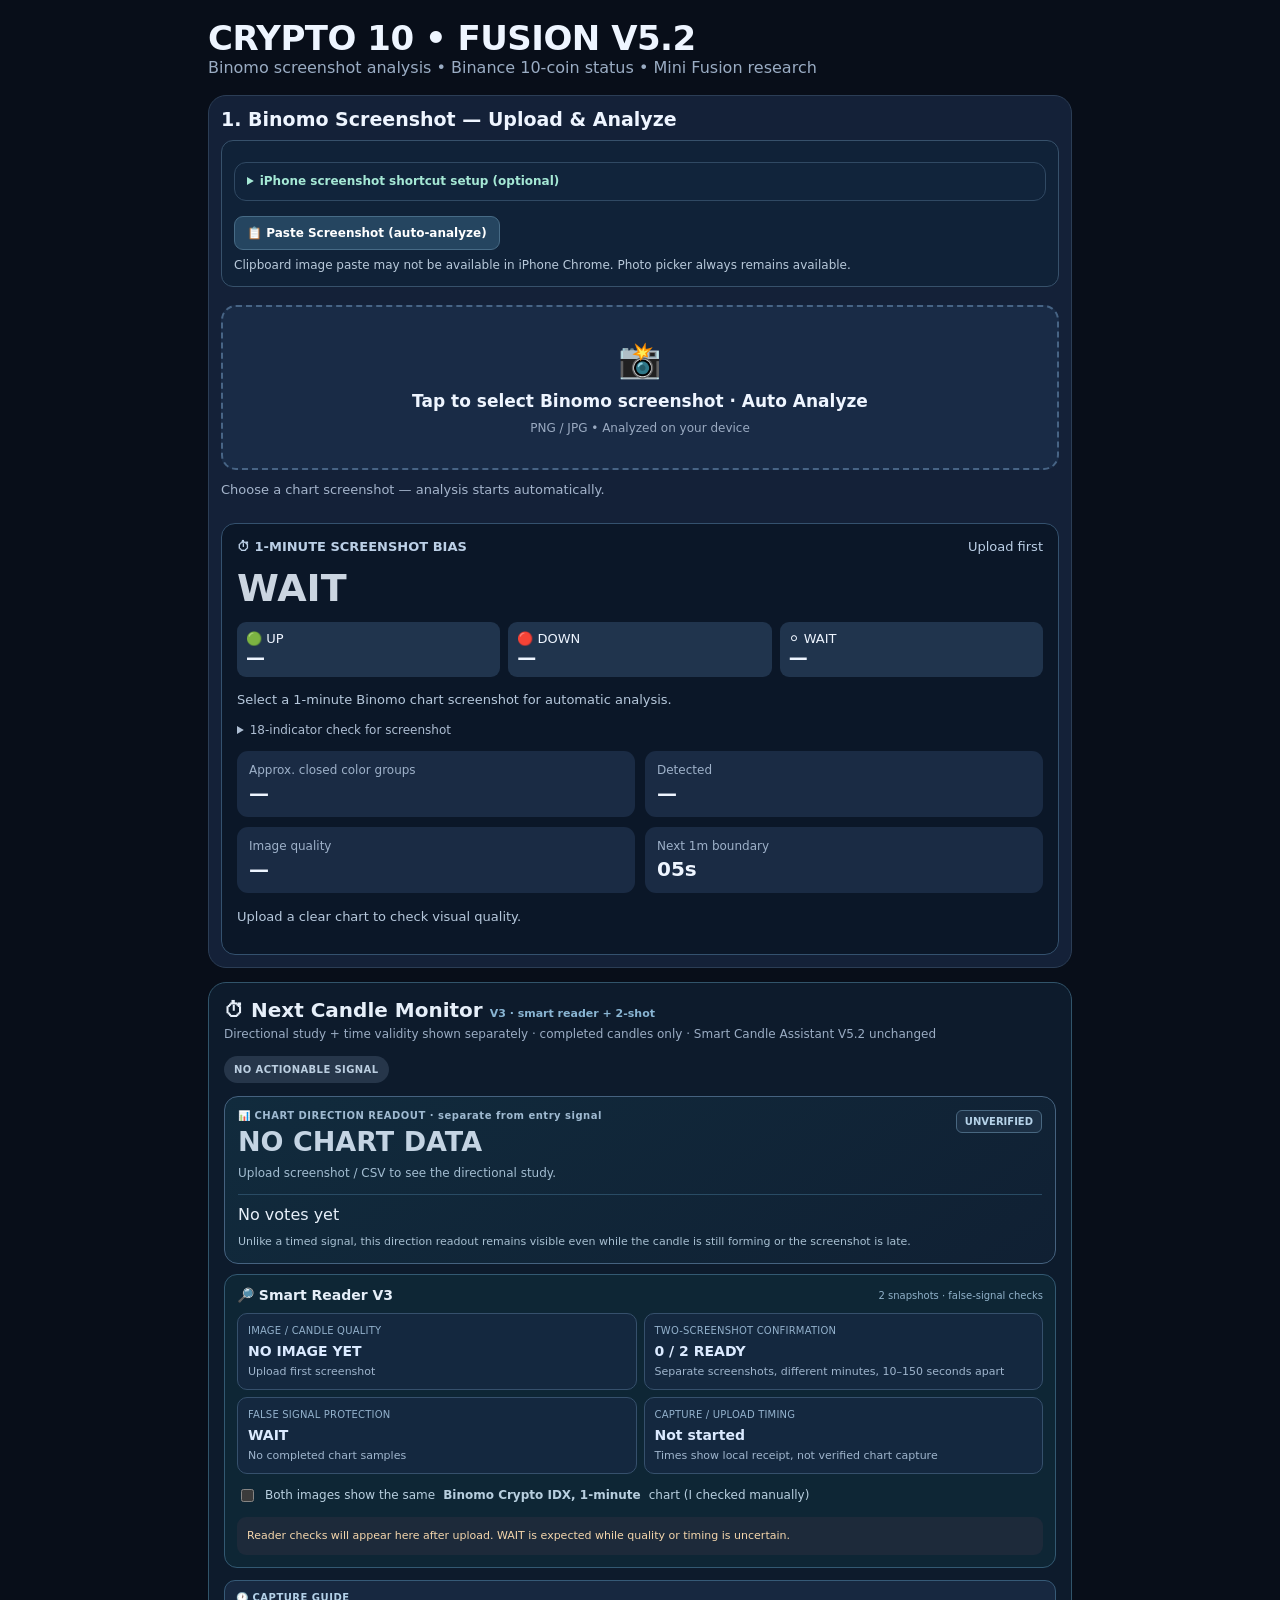
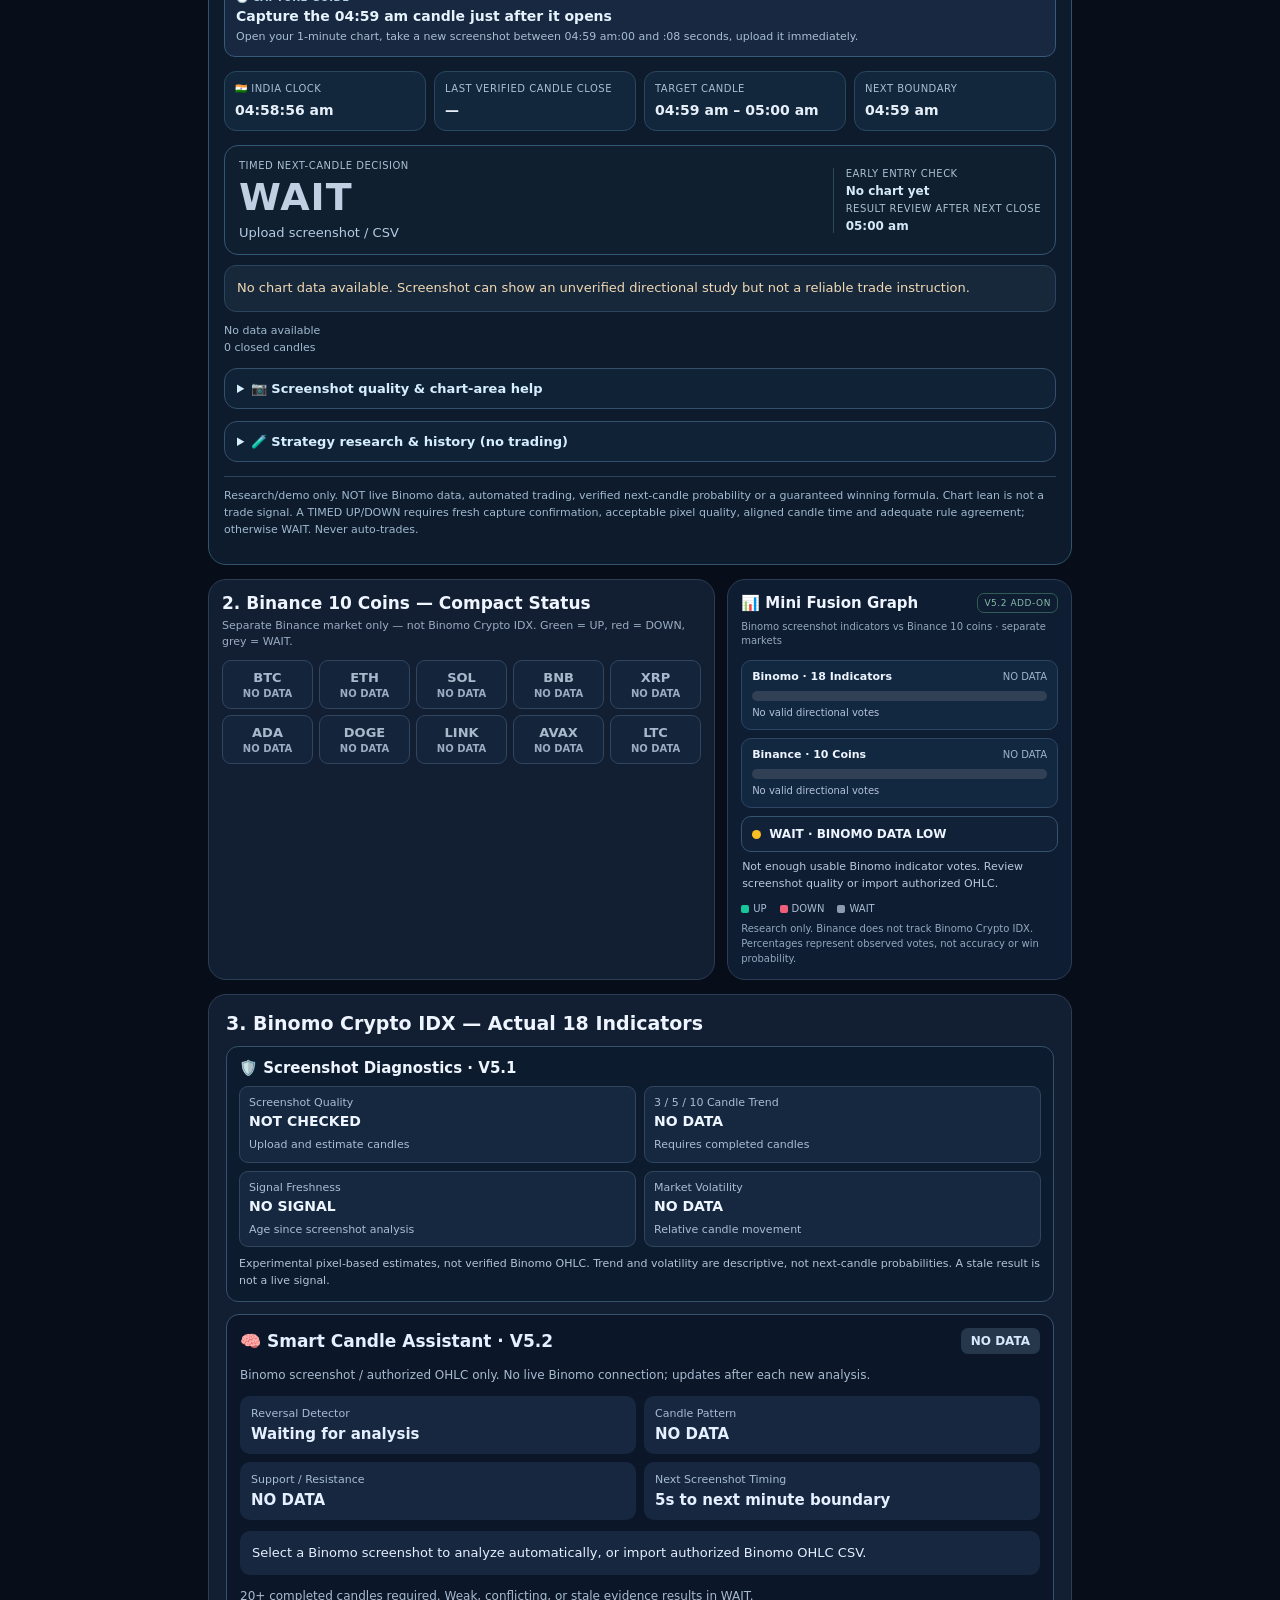
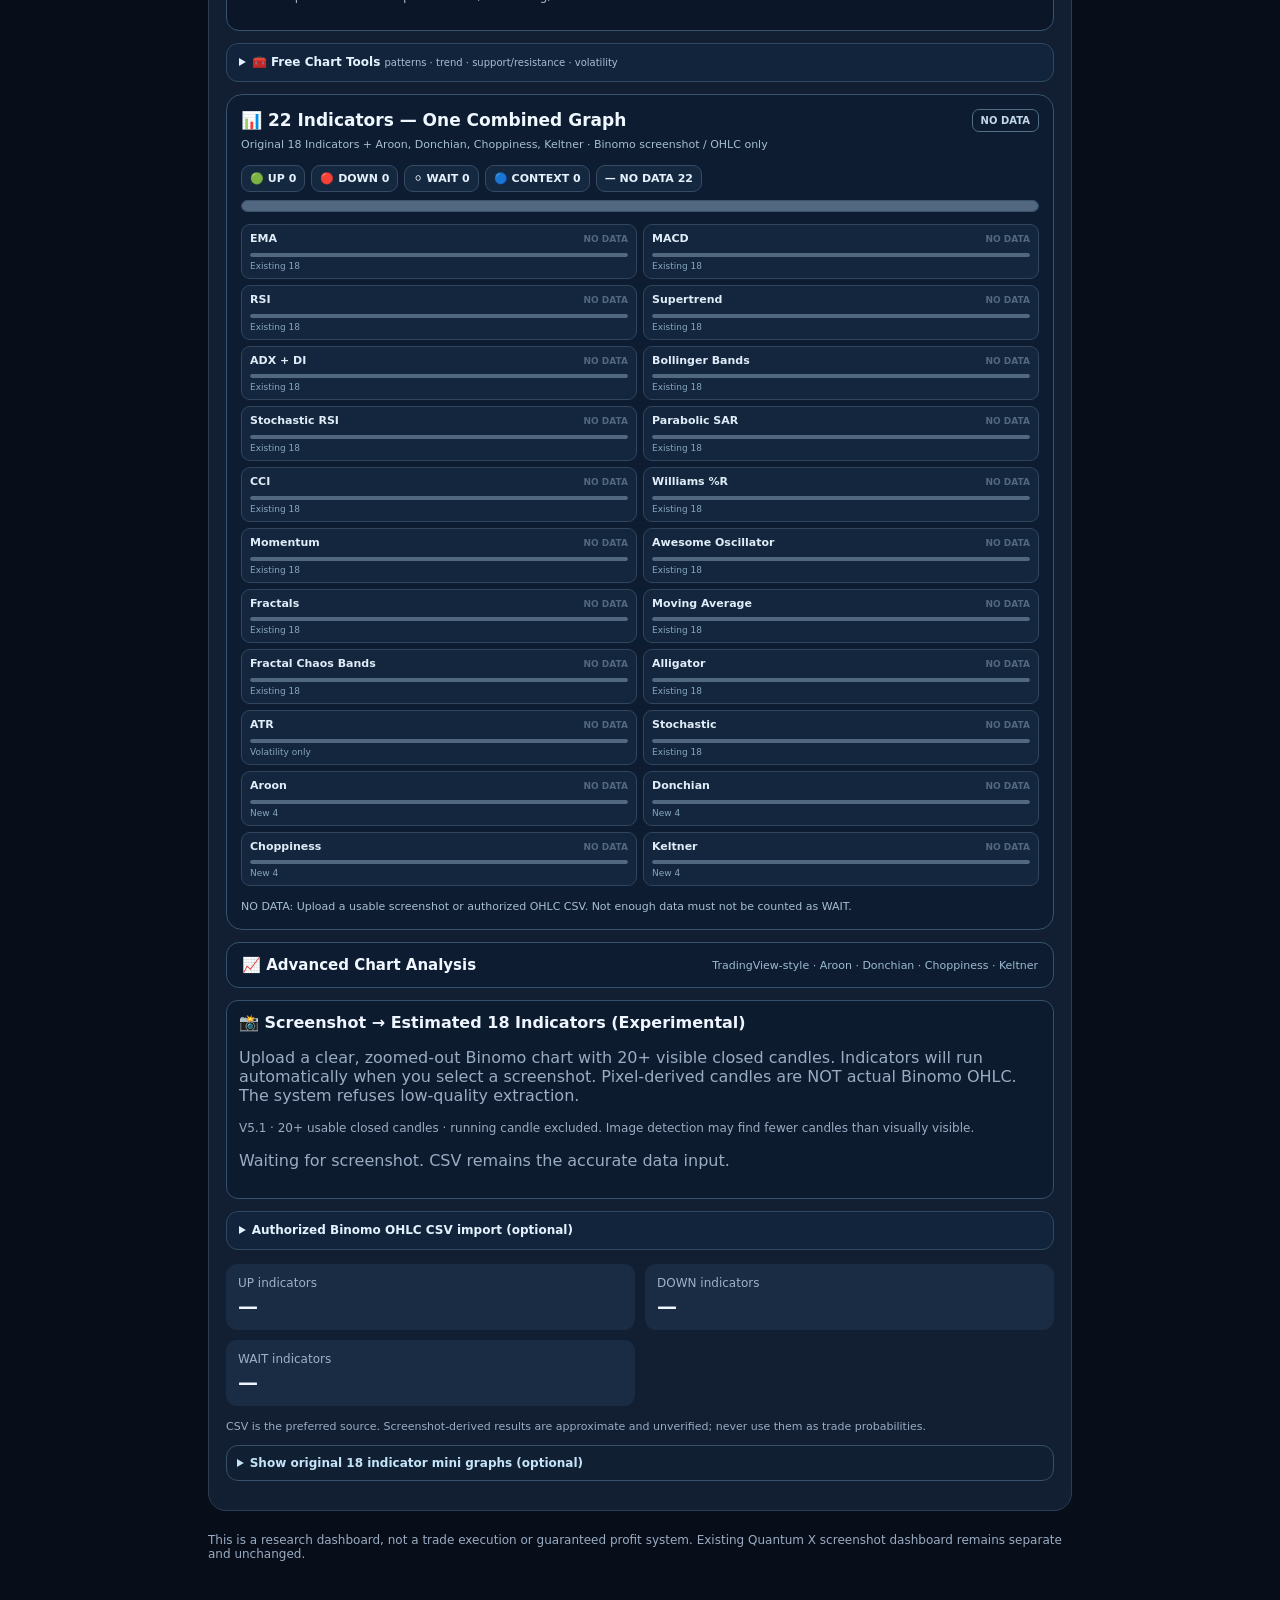
<file: index.html>
<!DOCTYPE html>

<html lang="en"><head><meta charset="utf-8"/><meta content="width=device-width,initial-scale=1" name="viewport"/><title>Crypto 10 Fusion Simple V2.5</title><style>
:root{color-scheme:dark;--bg:#080e1a;--card:#121f32;--border:#2b3d55;--muted:#9aacc3;--green:#18d49b;--red:#ff647a;--yellow:#ffc76d}*{box-sizing:border-box}body{margin:0;background:radial-gradient(circle at 100% 0,#182c4b,var(--bg) 55%);font:14px system-ui,sans-serif;color:#eef5ff}.wrap{max-width:1120px;margin:auto;padding:18px}.head{display:flex;justify-content:space-between;align-items:center;gap:12px;flex-wrap:wrap}h1{font-size:25px;margin:0}h1 span{color:var(--green)}.muted,small{color:var(--muted)}.grid{display:grid;grid-template-columns:1fr 1fr;gap:14px;margin-top:16px}.card{border:1px solid var(--border);background:var(--card);border-radius:16px;padding:18px;min-width:0}h2{font-size:16px;margin:0 0 12px}.stat{font-size:32px;font-weight:800}.green{color:var(--green)}.red{color:var(--red)}.yellow{color:var(--yellow)}.pills{display:flex;gap:8px;flex-wrap:wrap}button,select{background:#253954;border:1px solid #49617c;color:white;border-radius:9px;padding:10px 13px;font:inherit}button{cursor:pointer}button.primary{background:#0eac81;border:0;font-weight:750;color:#061811}.metrics{display:grid;grid-template-columns:repeat(3,1fr);gap:8px}.metric{background:#1b2b42;border-radius:11px;padding:12px}.metric strong{display:block;font-size:20px;margin-top:4px}table{width:100%;border-collapse:collapse}td,th{text-align:left;padding:9px 6px;border-bottom:1px solid #293b52}th{color:var(--muted);font-size:12px}canvas{display:block;width:100%;height:170px;border-radius:10px;background:#0c1728}.note{border:1px solid #66513a;background:#30271e;padding:12px;border-radius:10px;line-height:1.5}.full{grid-column:1/-1}.foot{margin:22px 0;color:var(--muted);font-size:12px}.badge{font-size:12px;background:#24374d;border-radius:20px;padding:7px 11px}#log{white-space:pre-wrap;font-size:12px;color:#a9bfd6;max-height:120px;overflow:auto}@media(max-width:750px){.grid{grid-template-columns:1fr}.metrics{grid-template-columns:repeat(2,1fr)}h1{font-size:20px}.wrap{padding:12px}td,th{font-size:12px;padding:9px 3px}}

/* Simplified V2 mobile-first layout */
body{background:#080e19!important;font-size:16px}
.wrap{max-width:1100px}.grid{display:flex!important;flex-direction:column;gap:14px}
.card{border-radius:18px!important;padding:17px!important}
#screenshotSection{order:0}#tenGraphPanel{order:0}.head{margin-bottom:14px}
#tenGraphPanel h2{font-size:21px}.graph-scroll{width:100%;overflow-x:auto;border-radius:12px;background:#081422}
#tenGraph{display:block;width:100%;height:330px;min-width:600px;background:#081422}
.legend{display:flex;flex-wrap:wrap;gap:8px;margin:12px 0}
.legend span{display:inline-flex;align-items:center;gap:5px;background:#1a293b;border:1px solid #304157;border-radius:20px;padding:6px 9px;font-size:12px}
.legend i{display:inline-block;width:10px;height:10px;border-radius:50%}
.details-card{background:#121f32;border:1px solid #2b3d55;border-radius:13px;overflow:hidden}
.details-card>summary{padding:15px;cursor:pointer;font-weight:750;list-style-position:inside}
.details-card>.card{border:0!important;border-radius:0!important}
#bias{font-size:35px!important;font-weight:900}#screenshotSection iframe{max-width:100%}
@media(max-width:750px){#tenGraph{height:290px}.wrap{padding:10px}.card{padding:13px!important}.head h1{font-size:23px}}

/* Simple result graphics */
.fusion-cards{display:grid;grid-template-columns:repeat(2,minmax(0,1fr));gap:14px;margin-top:15px}.fusion-result{background:#0b1727;border:1px solid #2b3d55;border-radius:16px;padding:18px;min-width:0}.fusion-result h3{font-size:14px;margin:0 0 14px;color:#dbeafe}.fusion-word{font-size:clamp(21px,4vw,34px);font-weight:900;margin-bottom:20px}.fusion-bars{display:grid;gap:13px}.fusion-row{display:grid;grid-template-columns:75px 1fr 46px;align-items:center;gap:8px;font-size:13px}.fusion-row b{text-align:right}.fusion-track{height:15px;border-radius:20px;background:#273449;overflow:hidden}.fusion-fill{height:100%;border-radius:20px;transition:width .35s}.fusion-fill.up{background:#18d49b}.fusion-fill.down{background:#ff647a}.fusion-fill.wait{background:#94a3b8}.fusion-result p{font-size:12px;margin-top:18px}.fusion-foot{font-size:12px;color:#9aacc3;margin-top:13px}@media(max-width:700px){.fusion-cards{grid-template-columns:1fr}.fusion-result{padding:14px}}
.ai-config{display:flex;gap:8px;flex-wrap:wrap;align-items:center;margin:12px 0}.ai-config label{width:100%;font-size:13px;color:#b6c8dd}.ai-config input{min-width:190px;flex:1;padding:12px;background:#0b1525;border:1px solid #39516f;border-radius:10px;color:white;font-size:15px}.ai-config button{padding:12px;border:0;border-radius:10px;background:#234b67;color:#fff;font-weight:700}.ai-config span{font-size:12px;color:#b8c9da}</style><style>#screenshotLab{display:block;min-height:1100px}#screenshotSection{scroll-margin-top:12px}@media(max-width:600px){#screenshotLab{height:1250px!important}#screenshotSection{padding:10px}}</style><style>
#chatBox{margin-top:16px}#chatMessages{height:290px;overflow:auto;display:flex;flex-direction:column;gap:10px;padding:12px;background:#0b1525;border:1px solid #30425c;border-radius:12px}.chat-msg{padding:10px 12px;border-radius:12px;max-width:93%;white-space:pre-wrap;line-height:1.5}.chat-msg.bot{background:#20324b;align-self:flex-start}.chat-msg.user{background:#0b6b58;align-self:flex-end}.chat-controls{display:flex;gap:8px;margin-top:10px}.chat-controls input{flex:1;min-width:0;background:#0b1525;color:white;border:1px solid #39516f;border-radius:10px;padding:12px;font:inherit}.chat-controls button,.chat-quick button{background:#0fae80;color:#06130e;border:0;border-radius:10px;padding:10px 13px;font-weight:700;cursor:pointer}.chat-quick{display:flex;flex-wrap:wrap;gap:7px;margin-top:10px}.chat-quick button{background:#223b55;color:#e7f5ff;font-size:12px}@media(max-width:600px){#chatMessages{height:270px}.chat-controls input{font-size:16px}}
</style><style>
/* Simple mobile-first visual hierarchy */
.wrap{max-width:900px}.grid{display:grid;grid-template-columns:1fr;gap:14px;margin-top:18px}
.card{border-radius:18px;padding:18px}.card h2{font-size:19px;margin:0 0 12px}
.head h1{font-size:clamp(23px,5vw,34px);letter-spacing:-.5px}
#screenshotLab{height:650px!important;min-height:0!important}
#tenGraph{width:100%;height:auto;max-height:350px}
#bias{font-size:clamp(34px,8vw,60px);line-height:1.15}
#chatBox{grid-column:1/-1}.details-card{opacity:.9}
.details-card summary{font-size:14px}
#tenGraphPanel{order:0}
@media(max-width:600px){.wrap{padding:12px}.card{padding:14px!important}#screenshotLab{height:580px!important}#screenshotSection{padding:12px!important}.head{gap:12px}.head .pills{gap:6px}.graph-scroll{overflow-x:auto}}
</style><style>/* Compact screenshot section: default short, optional full view */
#screenshotLab{height:320px!important;min-height:0!important;display:block}
#screenshotSection.expanded #screenshotLab{height:760px!important}
@media(max-width:600px){#screenshotLab{height:290px!important}#screenshotSection.expanded #screenshotLab{height:740px!important}}
#screenshotSection h2{margin-bottom:5px}
#screenshotSection > p.muted{margin:5px 0 10px;font-size:12px}
.ai-config{display:flex;gap:8px;flex-wrap:wrap;align-items:center;margin:12px 0}.ai-config label{width:100%;font-size:13px;color:#b6c8dd}.ai-config input{min-width:190px;flex:1;padding:12px;background:#0b1525;border:1px solid #39516f;border-radius:10px;color:white;font-size:15px}.ai-config button{padding:12px;border:0;border-radius:10px;background:#234b67;color:#fff;font-weight:700}.ai-config span{font-size:12px;color:#b8c9da}</style><style>#screenshotLab{min-height:0!important;height:760px;overflow:hidden!important}#screenshotSection{overflow:visible!important;padding:12px!important}#screenshotSection h2{font-size:19px!important}</style><style>#screenshotSection{background:#142138!important} .shot-upload{padding:4px 0 12px}.shot-drop{display:flex;flex-direction:column;align-items:center;justify-content:center;text-align:center;gap:10px;min-height:165px;padding:20px 12px;border:2px dashed #476485;border-radius:15px;background:#192b46;cursor:pointer}.shot-camera{font-size:35px}.shot-drop strong{font-size:17px}.shot-drop small{color:#9aaac1;font-size:12px}.shot-button{display:block;width:100%;margin-top:12px;padding:15px 12px;background:#10b58e;border:0;border-radius:12px;font-weight:800;font-size:17px;color:#061522;cursor:pointer}.shot-message{font-size:13px;color:#a5b5cc;margin-top:12px}.shot-result{margin-top:12px;padding:15px;border-radius:13px;background:#0b1728;border:1px solid #334963}.shot-result strong{font-size:25px}.shot-result p{font-size:13px;color:#bdcadb}#screenshotSection iframe{display:none!important}</style><style>.indicator-signal{padding:16px;margin:12px 0;border:1px solid #30465e;border-radius:16px;background:#0c1728}.indicator-top{display:flex;align-items:center;justify-content:space-between;margin-bottom:13px;gap:10px}.indicator-top strong{font-size:20px}.indicator-top .up{color:#10b981}.indicator-top .down{color:#f43f5e}.indicator-top .wait{color:#cbd5e1}.indicator-line{display:grid;grid-template-columns:52px minmax(0,1fr) 45px;align-items:center;gap:10px;margin:11px 0;font-size:14px}.indicator-track{height:12px;background:#26364c;border-radius:8px;overflow:hidden}.indicator-line b{text-align:right;font-variant-numeric:tabular-nums}@media(max-width:440px){.indicator-signal{padding:12px}.indicator-line{gap:7px}}</style><style>.indicator-chart-group{background:#0c1728;border:1px solid #30465e;border-radius:16px;padding:15px;margin:15px 0}.indicator-chart-heading{display:flex;justify-content:space-between;align-items:center;gap:12px;font-size:18px}.indicator-chart-heading .up{color:#10b981}.indicator-chart-heading .down{color:#f43f5e}.indicator-chart-heading .wait{color:#cbd5e1}.indicator-plot{position:relative;height:205px;display:flex;justify-content:space-around;gap:12px;padding:16px 8px 26px;margin-top:14px;border-bottom:1px solid #51647e}.indicator-gridline{position:absolute;left:0;right:0;border-top:1px dashed #34465c;pointer-events:none}.indicator-column{position:relative;z-index:1;flex:1;max-width:90px;height:100%;display:flex;flex-direction:column;align-items:center;justify-content:flex-end}.indicator-column>b{font-size:13px;margin-bottom:5px}.indicator-column-bar{width:68%;min-height:0;border-radius:6px 6px 0 0;transition:height .3s}.indicator-column>span{position:absolute;top:calc(100% + 7px);font-size:12px;font-weight:700;color:#c5d4e7}@media(max-width:450px){.indicator-plot{height:175px}.indicator-chart-group{padding:12px}}.one-minute-card{background:#0b1728;border:1px solid #34516e;border-radius:14px;padding:15px;margin-top:14px}.one-minute-top{display:flex;justify-content:space-between;gap:8px;flex-wrap:wrap;color:#bcd0e7;font-size:13px}.minute-direction{font-size:38px;font-weight:900;margin:12px 0;color:#cbd5e1}.minute-bars{display:flex;gap:8px;flex-wrap:wrap}.minute-bars span{background:#20344d;border-radius:9px;padding:9px;font-size:13px;flex:1;min-width:80px}.minute-bars b{display:block;font-size:19px}.one-minute-card p{font-size:13px;color:#b6c8dc;line-height:1.5}.one-minute-card details{font-size:12px;color:#aebed3}.one-minute-card summary{cursor:pointer} </style><style>
.v4-switch{display:flex;align-items:center;justify-content:space-between;gap:10px;flex-wrap:wrap;margin:12px 0;padding:12px 16px;background:#172740;border:1px solid #38506a;border-radius:12px}.v4-switch label{font-weight:800}.v4-switch span{font-size:12px;color:#aebed4}.v4-quick{display:grid;grid-template-columns:repeat(2,minmax(0,1fr));gap:10px;margin:14px 0}.v4-quick>div{background:#1a2b44;padding:12px;border-radius:11px;min-width:0}.v4-quick small{display:block;color:#9eb1c9;font-size:12px}.v4-quick strong{display:block;font-size:20px;margin-top:4px}.v4-comparison{font-size:21px;font-weight:900;color:#d7e9ff;background:#10223a;padding:16px;border:1px solid #385574;border-radius:12px}.v4-simple .v4-advanced{display:none!important}.v4-simple .indicator-chart-group{padding:10px;margin:10px 0}.v4-simple .indicator-plot{height:130px}.v4-simple .indicator-chart-heading{font-size:15px}@media(max-width:600px){.v4-quick{grid-template-columns:repeat(2,minmax(0,1fr))}.v4-quick strong{font-size:17px}.v4-comparison{font-size:18px}}
.chart-controls{display:flex;flex-wrap:wrap;align-items:center;gap:8px;margin:12px 0}.chart-choice{border:1px solid #35516a;border-radius:10px;background:#1a2b43;color:#e6f0ff;padding:10px 13px;font-weight:700;cursor:pointer}.chart-choice.active{background:#0d9278;border-color:#14cba0;color:white}#chartViewLabel{font-size:12px;color:#a8bdd1}.graph-scroll{overflow-x:auto}#tenGraph{min-width:650px;max-height:none!important;height:auto!important}@media(max-width:600px){#tenGraph{min-width:650px}} </style><style id="compact-indicators-v43">
#indicatorAgreementPanel #agreement{display:grid;grid-template-columns:repeat(3,minmax(0,1fr));gap:9px;align-items:stretch}
#indicatorAgreementPanel .indicator-chart-group{margin:0!important;padding:10px!important;border-radius:11px;min-width:0}
#indicatorAgreementPanel .indicator-chart-heading{font-size:12px!important;gap:4px;flex-wrap:wrap;line-height:1.25}
#indicatorAgreementPanel .indicator-chart-heading span{font-size:11px!important}
#indicatorAgreementPanel .indicator-plot{height:94px!important;margin-top:4px!important;padding:7px 2px 19px!important;gap:4px!important}
#indicatorAgreementPanel .indicator-column>b{font-size:10px!important;margin-bottom:2px!important}
#indicatorAgreementPanel .indicator-column>span{font-size:9px!important;top:calc(100% + 3px)!important}
#indicatorAgreementPanel .indicator-column-bar{border-radius:3px 3px 0 0!important}
#indicatorAgreementPanel .indicator-gridline{opacity:.4}
#indicatorAgreementPanel>.muted{font-size:11px;margin:8px 0}
@media(max-width:720px){#indicatorAgreementPanel #agreement{grid-template-columns:repeat(2,minmax(0,1fr));gap:7px}#indicatorAgreementPanel .indicator-chart-group{padding:8px!important}#indicatorAgreementPanel .indicator-plot{height:78px!important}}
@media(max-width:340px){#indicatorAgreementPanel #agreement{grid-template-columns:1fr}}
</style><style>#tenGraphPanel{padding:13px!important}#tenGraphPanel h2{font-size:17px!important;margin:0 0 5px!important}#tenGraphPanel p{font-size:11px!important;margin:4px 0 10px!important}.coin-status-board{display:grid;grid-template-columns:repeat(5,minmax(0,1fr));gap:6px}.coin-chip{border:1px solid #32455f;border-radius:9px;background:#14253b;padding:9px 3px;text-align:center;font-weight:800;font-size:13px;min-width:0}.coin-chip small{display:block;font-size:10px;margin-top:3px}.coin-chip.up{color:#17d6a1;border-color:#1d735f}.coin-chip.down{color:#ff6981;border-color:#874457}.coin-chip.wait{color:#a9b9cc}@media(max-width:460px){.coin-status-board{grid-template-columns:repeat(5,minmax(0,1fr));gap:4px}.coin-chip{font-size:11px;padding:8px 2px}.coin-chip small{font-size:9px}}#indicatorAgreementPanel .indicator-chart-group{display:none!important}#indicatorAgreementPanel #agreement{display:block!important;font-size:13px;color:#aabbd0}</style><style>#indicatorAgreementPanel .indicator-chart-group{display:block!important}#indicatorAgreementPanel #agreement{display:grid!important;grid-template-columns:repeat(2,minmax(0,1fr))!important;gap:7px!important}#indicatorAgreementPanel .indicator-chart-group{padding:8px!important;margin:0!important}#indicatorAgreementPanel .indicator-plot{height:78px!important}#indicatorAgreementPanel .indicator-chart-heading{font-size:12px!important}.ohlc-import{margin:12px 0;padding:12px;background:#0d1b2e;border:1px solid #35506b;border-radius:12px}.ohlc-import input{width:100%;margin:10px 0;color:#dce8f6;font-size:13px}.csv-label{font-size:14px;font-weight:800}.ohlc-import .shot-button{margin:4px 0 10px;padding:11px;font-size:14px}#binomoCsvStatus{font-size:12px;line-height:1.5}.shortcut-help{border:1px solid #37516b;border-radius:12px;padding:12px;background:#102238;margin:10px 0 14px}.shortcut-help strong{font-size:14px}.shortcut-help p,.shortcut-help li,.shortcut-help small{font-size:12px;color:#b8c9da;line-height:1.55}.shortcut-help details{margin:9px 0}.shortcut-help summary{cursor:pointer;color:#a5e8d5;font-size:13px}.shortcut-help ol{padding-left:20px}.shortcut-paste{background:#254560;border:1px solid #476b86;border-radius:9px;color:#fff;padding:9px 12px;font-size:12px;font-weight:700;margin:6px 0}.shortcut-help small{display:block} </style><style id="v49-diagnostics-style">.v49-panel{margin:12px 0;padding:12px;border:1px solid #37516b;border-radius:12px;background:#0d1b2e}.v49-panel h3{font-size:15px;margin:0 0 9px}.v49-grid{display:grid;grid-template-columns:repeat(2,minmax(0,1fr));gap:8px}.v49-cell{padding:9px;border:1px solid #30465e;border-radius:9px;background:#152840;min-width:0}.v49-cell small{display:block;font-size:11px;color:#a8bdd3}.v49-cell strong{display:block;margin:4px 0;font-size:14px;overflow-wrap:anywhere}.v49-cell span{font-size:11px;color:#a8bdd3;line-height:1.4}.v49-note{font-size:11px;color:#b2c4d9;line-height:1.5;margin:9px 0 0}.v49-ok{color:#16c79a!important}.v49-warn{color:#fbbf24!important}.v49-bad{color:#ff5874!important}</style><style id="smart-candle-v50">
.v50-card{background:#0b1728;border:1px solid #36536f;border-radius:13px;padding:13px;margin:12px 0;color:#e4efff}
.v50-head{display:flex;justify-content:space-between;align-items:center;gap:8px;flex-wrap:wrap}
.v50-head h3{font-size:17px;margin:0}.v50-pill{font-size:12px;font-weight:800;border-radius:7px;background:#26364b;padding:6px 10px;color:#d8e7fa}
.v50-grid{display:grid;grid-template-columns:repeat(2,minmax(0,1fr));gap:8px;margin:11px 0}
.v50-item{background:#172740;border-radius:10px;padding:11px;min-width:0}.v50-item small{display:block;color:#a6bbd4;font-size:11px;margin-bottom:5px}.v50-item strong{display:block;font-size:15px;overflow-wrap:anywhere}
.v50-explain{font-size:13px;line-height:1.55;background:#172740;border-radius:10px;padding:12px;margin:10px 0}
.v50-muted{color:#a8bad0;font-size:12px;line-height:1.5}.v50-up{color:#16c79a!important}.v50-down{color:#ff5874!important}.v50-wait{color:#fbbf24!important}
@media(max-width:420px){.v50-card{padding:11px}.v50-item{padding:9px}.v50-item strong{font-size:13px}}
</style><style>#comparisonPanel{display:none!important}</style><style id="v52-mini-fusion-style">
.mini-fusion-dock{display:grid;grid-template-columns:minmax(0,1.25fr) minmax(295px,.85fr);gap:12px;grid-column:1/-1;align-items:stretch}
.mini-fusion-dock>#tenGraphPanel{grid-column:auto!important;min-width:0}
.mini-fusion-card{grid-column:auto!important;min-width:0;padding:13px!important;background:#0e1d31!important}
.mini-fusion-head{display:flex;gap:6px;justify-content:space-between;align-items:center;flex-wrap:wrap}
.mini-fusion-head h2{font-size:15px!important;margin:0!important}
.mini-tag{font-size:9px;letter-spacing:.06em;color:#89bba9;border:1px solid #315b55;padding:4px 6px;border-radius:7px;white-space:nowrap}
.mini-fusion-sub{font-size:10px;line-height:1.4;color:#96a8bc;margin:7px 0 12px!important}
.mini-fusion-group{padding:9px 10px;border-radius:10px;background:#122740;border:1px solid #2b4562;margin:0 0 8px}
.mini-fusion-label{display:flex;justify-content:space-between;align-items:baseline;gap:7px;font-size:11px}
.mini-fusion-label span{font-size:10px;color:#9cb4cb;white-space:nowrap}
.mini-fusion-track{display:flex;height:10px;overflow:hidden;border-radius:10px;margin:8px 0 5px;background:#314055}
.mini-fusion-track i{display:block;height:100%;width:0;transition:width .25s ease}
.mini-fusion-track i.up{background:#17c79b}.mini-fusion-track i.down{background:#f15e7a}.mini-fusion-track i.wait{background:#8d9baf}
.mini-fusion-values{font-size:10px;color:#b3c3d8;line-height:1.4}
.mini-fusion-verdict{display:flex;align-items:center;gap:8px;background:#102138;border:1px solid #36536d;border-radius:10px;padding:10px;font-size:12px}
.mini-fusion-verdict .mini-dot{height:9px;width:9px;border-radius:50%;background:#fbbf24;flex:0 0 auto}
.mini-fusion-verdict.same .mini-dot{background:#16c79a}.mini-fusion-verdict.conflict .mini-dot{background:#ff5874}
.mini-fusion-note{font-size:11px;color:#b9c8dc;line-height:1.5;padding:7px 1px}
.mini-fusion-legend{display:flex;flex-wrap:wrap;gap:13px;margin-top:4px;color:#a9bed2;font-size:10px}
.mini-fusion-legend span{display:flex;align-items:center;gap:4px}.mini-swatch{display:inline-block;width:8px;height:8px;border-radius:2px}
.mini-swatch.up{background:#17c79b}.mini-swatch.down{background:#f15e7a}.mini-swatch.wait{background:#8d9baf}
.mini-fusion-disclaimer{font-size:10px;color:#91a9be;line-height:1.5;margin:7px 0 0!important}
@media(max-width:760px){.mini-fusion-dock{grid-template-columns:minmax(0,1fr)}.mini-fusion-card{padding:12px!important}}
</style><style>
/* V5.2 focused layout add-on only. Original analysis scripts unmodified. */
#simpleSummary{display:none!important}
.mini-fusion-dock{grid-column:1/-1;order:0}
#tenGraphPanel .muted{font-size:11px;line-height:1.45}
#indicatorAgreementPanel .ohlc-import{margin-top:10px}
.focused-optional,.focused-research{border:1px solid #304963;border-radius:12px;background:#11243b;padding:10px 12px;margin:11px 0;color:#e4f2ff}
.focused-optional>summary,.focused-research>summary{cursor:pointer;font-size:12px;font-weight:700;line-height:1.4;list-style:revert}
.focused-research>summary small{font-size:10px;font-weight:500;color:#a8bcd2;display:inline}
.focused-optional>p{font-size:12px;margin:10px 0}
.focused-tools-grid{display:grid;grid-template-columns:repeat(2,minmax(0,1fr));gap:8px;margin:12px 0}
.focused-tools-grid>div{padding:10px;border-radius:9px;background:#1b304b;min-width:0}
.focused-tools-grid small{display:block;font-size:11px;color:#b0c2d5;margin-bottom:5px}
.focused-tools-grid b{font-size:12px;overflow-wrap:anywhere}
.focused-disclaimer{color:#a2b6ca;font-size:11px;line-height:1.5}
#miniFusionPanel{box-shadow:none!important;scroll-margin-top:14px}
@media(max-width:600px){.mini-fusion-dock{display:grid;grid-template-columns:1fr;gap:10px}.mini-fusion-dock .card{padding:12px!important}.focused-tools-grid{grid-template-columns:repeat(2,minmax(0,1fr))}.focused-research>summary small{display:block;margin-top:3px}}
</style><style id="advanced-chart-style">
.advanced-chart-tools{margin:12px 0;border:1px solid #35526d;border-radius:13px;background:#0d1c30;overflow:hidden;color:#dae9f7}
.advanced-chart-tools>summary{cursor:pointer;padding:13px 15px;display:flex;flex-wrap:wrap;gap:5px 13px;align-items:center;justify-content:space-between;list-style:revert}
.advanced-chart-tools>summary span{font-size:15px;font-weight:800;color:#f1f7ff}
.advanced-chart-tools>summary small{font-size:11px;color:#9dbad1}
.adv-body{padding:0 12px 13px}.adv-desc,.adv-foot{font-size:11px;line-height:1.55;color:#a5b8cb;margin:8px 2px 11px}.adv-meta{font-size:11px;color:#d5e5f3;background:#172f47;border:1px solid #304a64;border-radius:9px;padding:9px 10px;margin-bottom:9px}
.adv-metrics{display:grid;grid-template-columns:repeat(4,minmax(0,1fr));gap:7px}.adv-metrics>div{padding:10px 9px;min-width:0;border-radius:10px;background:#192b43;border:1px solid #304761}.adv-metrics small{font-size:11px;color:#b4c6d9;display:block}.adv-metrics b{font-size:13px;display:block;margin:6px 0;color:#e9f5ff;word-break:break-word}.adv-metrics span{font-size:10px;color:#94aabe;display:block;line-height:1.3}
.adv-chart-head{display:flex;align-items:center;justify-content:space-between;flex-wrap:wrap;gap:7px;margin:15px 0 7px;font-size:13px}.adv-controls{display:flex;gap:9px;flex-wrap:wrap;color:#a9d4e2;font-size:11px}.adv-controls label{white-space:nowrap;display:flex;align-items:center;gap:3px}.adv-controls input{accent-color:#10b981}
.adv-chart-wrap{width:100%;background:#0a1525;border:1px solid #263c54;border-radius:10px;overflow:hidden;touch-action:pan-y}.adv-chart-wrap canvas{display:block;width:100%;height:auto;max-height:350px;min-height:130px}.adv-chart-actions{display:flex;align-items:center;gap:7px;flex-wrap:wrap;margin-top:8px}.adv-chart-actions button{cursor:pointer;border:1px solid #375570;border-radius:8px;padding:8px 10px;font-size:12px;font-weight:700;color:#dce9f6;background:#182b44}.adv-chart-actions span{color:#a4b6ca;font-size:11px;margin-left:auto}.adv-foot{margin-top:9px}
@media(max-width:800px){.adv-metrics{grid-template-columns:repeat(2,minmax(0,1fr))}}
@media(max-width:390px){.adv-metrics b{font-size:12px}.advanced-chart-tools>summary span{font-size:14px}}
</style>
<style id="combined22-v52-style">
#combined22Panel{background:#0d1c30;border:1px solid #34546d;border-radius:16px;padding:14px;margin:12px 0;color:#e5f1fc;min-width:0}
.combined22-header{display:flex;align-items:flex-start;justify-content:space-between;gap:12px;flex-wrap:wrap}
.combined22-header h3{font-size:17px;line-height:1.3;margin:0 0 5px;color:#eff8ff}
.combined22-header p,.combined22-note{font-size:11px;line-height:1.55;color:#a6bed2;margin:5px 0 0}
.combined22-chip{border:1px solid #526d86;color:#c2d7e8;border-radius:7px;padding:5px 8px;font-size:10px;font-weight:800;white-space:nowrap}
.combined22-counts{display:flex;gap:6px;flex-wrap:wrap;margin:12px 0 8px}.combined22-counts span{font-size:11px;font-weight:750;border:1px solid #354b64;padding:6px 8px;background:#142840;border-radius:9px}
.combined22-meter{height:12px;border-radius:9px;overflow:hidden;display:flex;background:#293a52;border:1px solid #3a536c}.combined22-meter>span{height:100%;min-width:0}
.combined22-grid{display:grid;grid-template-columns:repeat(2,minmax(0,1fr));gap:6px;margin-top:12px}
.combined22-item{border:1px solid #2f465e;background:#13263d;border-radius:9px;padding:7px 8px;min-width:0}
.combined22-top{display:flex;align-items:baseline;justify-content:space-between;gap:6px;min-width:0}
.combined22-name{color:#e0edf9;font-size:11px;font-weight:700;line-height:1.25;overflow-wrap:anywhere}
.combined22-state{font-size:9px;font-weight:900;white-space:nowrap}
.combined22-strip{height:4px;background:#26384d;border-radius:5px;margin-top:7px;overflow:hidden}
.combined22-strip b{display:block;height:100%;border-radius:5px;width:100%}
.combined22-tag{font-size:9px;color:#87a6bf;margin-top:4px}
.combined22-loading{color:#a8bdd2;font-size:12px;grid-column:1/-1}
.combined22-note{margin-top:12px}
.combined22-originals{margin:12px 0;border:1px solid #36506a;border-radius:12px;background:#111f33;padding:10px}
.combined22-originals>summary{cursor:pointer;color:#c5e4f7;font-size:12px;font-weight:700}
.combined22-originals #agreement{margin-top:10px}
@media (max-width:360px){.combined22-grid{grid-template-columns:1fr}}
</style><style>
.nc-panel{background:#0d1b2c!important;border:1px solid #31546a!important;padding:15px!important;min-width:0;color:#e6eff9}
.nc-title{display:flex;justify-content:space-between;gap:10px;align-items:start;flex-wrap:wrap}.nc-title h2{margin:0;font-size:20px}.nc-title p{font-size:12px;margin:5px 0}.nc-v{font-size:11px;color:#89b5d3}.nc-topbadge{background:#26364a;color:#bbcee0;border-radius:18px;padding:8px 10px;font-size:10px;font-weight:800;max-width:170px;text-align:center;letter-spacing:.4px}
.nc-clocks{display:grid;grid-template-columns:repeat(4,minmax(0,1fr));gap:8px;margin:14px 0}.nc-clocks>div{background:#13273c;border:1px solid #29475f;border-radius:12px;padding:11px 10px;min-width:0;display:flex;flex-direction:column;gap:7px}.nc-clocks small,.nc-signal small{font-size:10px;letter-spacing:.5px;color:#a9bfd2;text-transform:uppercase}.nc-clocks b{font-size:14px;overflow-wrap:anywhere;font-variant-numeric:tabular-nums;line-height:1.3}
.nc-signal{display:flex;align-items:center;justify-content:space-between;gap:12px;background:#101f30;border:1px solid #305777;border-radius:14px;padding:14px}.nc-signal>div:first-child{display:flex;flex-direction:column;gap:7px;min-width:0}.nc-decision{font-size:38px;line-height:1.05;letter-spacing:1px;color:#d3e0ed}.nc-signal span{color:#b4cbe1;font-size:13px}.nc-right{border-left:1px solid #2e485c;padding-left:12px;min-width:125px;display:flex;flex-direction:column;gap:5px}.nc-right b{font-size:12px;color:#d4eafa}.nc-reason{padding:12px;background:#18283b;border:1px solid #2b455e;border-radius:12px;font-size:13px;color:#f0d9b3;line-height:1.6;margin:10px 0}.nc-caption,.nc-footer{color:#9fb9cf;font-size:11px;line-height:1.55}.nc-footer{border-top:1px solid #2c435a;padding-top:10px;margin-top:14px}
.nc-controls{margin:12px 0;border:1px solid #34506b;background:#102235;border-radius:13px;padding:12px}.nc-controls summary{cursor:pointer;font-size:13px;font-weight:750;color:#d5efff}.nc-controls[open] summary{margin-bottom:12px}.nc-controlrow{display:flex;gap:8px;align-items:center;flex-wrap:wrap}.nc-controlrow label{font-size:12px;color:#b6c8da}.nc-controlrow select,.nc-controlrow button,.nc-journal-tools button{padding:10px 12px;border-radius:9px;background:#20364d;border:1px solid #3b5871;color:#e4f2ff;font-size:12px}.nc-controlrow select{max-width:100%}.nc-check{display:flex;align-items:flex-start;gap:8px;margin:12px 0;font-size:12px;color:#b8cfdf;line-height:1.5}.nc-check input{margin-top:3px;flex-shrink:0}.nc-controls p{font-size:11px;line-height:1.6}.nc-journal-tools{display:flex;flex-wrap:wrap;gap:7px}.nc-journal-line{border-top:1px solid #33465a;padding:9px 0;display:grid;grid-template-columns:1fr auto;gap:3px}.nc-journal-line small{color:#aebdcf;grid-column:1}.nc-journal-actions{grid-column:2;grid-row:1/span 2;display:flex;align-items:center;gap:4px}.nc-journal-actions button{border:1px solid #3d586f;background:#142c43;color:#bcd0de;border-radius:7px;padding:6px;font-size:10px}.nc-journal-actions button.nc-active{background:#1e5b5b;color:white}.nc-controls #ncJournalStats{font-size:12px;margin:12px 0;color:#d1e5f2}
@media(max-width:580px){.nc-clocks{grid-template-columns:repeat(2,minmax(0,1fr));gap:7px}.nc-clocks b{font-size:13px}.nc-panel{padding:12px!important}.nc-signal{align-items:stretch}.nc-decision{font-size:34px}.nc-right{min-width:115px}.nc-title h2{font-size:18px}.nc-controlrow{align-items:stretch}.nc-controlrow select{width:100%}}
</style><style>
.nc-bias-panel{border:1px solid #45627f;background:linear-gradient(145deg,#112b3d,#102033);border-radius:14px;padding:13px;margin:13px 0 9px}
.nc-bias-head{display:flex;justify-content:space-between;align-items:flex-start;gap:12px;flex-wrap:wrap}
.nc-bias-head>div{display:flex;flex-direction:column;gap:5px;min-width:0}
.nc-bias-head small{font-size:10px;letter-spacing:.5px;color:#9fbad1;font-weight:800}
.nc-bias-head strong{font-size:27px;line-height:1.2;color:#c4d4e3}
.nc-bias-head span:not(.nc-bias-tag){font-size:12px;color:#a3bdd1;line-height:1.5}
.nc-bias-tag{padding:5px 8px;border-radius:6px;border:1px solid #486780;background:#1c3045;color:#b5d2e8;font-size:10px;font-weight:800}
.nc-rule-box{margin-top:12px;border-top:1px solid #294b64;padding-top:10px}
.nc-votes{display:grid;grid-template-columns:repeat(5,minmax(0,1fr));gap:5px}
.nc-vote{padding:7px 5px;border-radius:7px;border:1px solid #29445c;background:#14283c;display:flex;flex-direction:column;gap:4px;min-width:0;text-align:center}
.nc-vote b{font-size:10px;overflow-wrap:anywhere;color:#c3dbec}.nc-vote small{font-size:10px;font-weight:850}.nc-vote.up small{color:#10d49b}.nc-vote.down small{color:#fb637d}.nc-vote.neutral small{color:#a8bfce}
.nc-rule-box p{font-size:11px;color:#a8c0d2;line-height:1.5;margin:10px 0 0}
.nc-timing-tip{background:#172840;border:1px solid #365a77;border-radius:11px;padding:11px;display:flex;flex-direction:column;gap:5px;margin-top:10px}
.nc-timing-tip span{font-size:10px;color:#b4d1e8;font-weight:800;letter-spacing:.5px}.nc-timing-tip b{font-size:14px;color:#e6f3fd}.nc-timing-tip small{font-size:11px;line-height:1.45;color:#a7bdd1}
@media(max-width:600px){.nc-votes{grid-template-columns:repeat(3,minmax(0,1fr))}.nc-bias-head strong{font-size:25px}}
</style><style id="nc-v3-styles">
.nc-v3-status{margin:10px 0 12px;background:#0e2635;border:1px solid #335972;border-radius:13px;padding:12px;min-width:0}
.nc-v3-heading{display:flex;gap:8px;align-items:center;justify-content:space-between;flex-wrap:wrap;margin-bottom:10px}.nc-v3-heading b{font-size:14px}.nc-v3-heading span{font-size:10px;color:#90b1c9}
.nc-v3-grid{display:grid;grid-template-columns:repeat(2,minmax(0,1fr));gap:7px}.nc-v3-grid>div{background:#14283f;border:1px solid #36506c;padding:10px;border-radius:10px;min-width:0;display:flex;flex-direction:column;gap:5px}.nc-v3-grid small{font-size:10px;color:#93b1cc;line-height:1.35;letter-spacing:.2px}.nc-v3-grid strong{font-size:14px;color:#dbeaff;overflow-wrap:anywhere}.nc-v3-grid span{font-size:11px;line-height:1.4;color:#9fb5cd}
.nc-v3-flags{font-size:11px;line-height:1.65;margin-top:9px;color:#f4d6ac;background:#1d2a3a;border-radius:9px;padding:10px;overflow-wrap:anywhere}
.nc-v3-manual{border:1px solid #385874;border-radius:10px;background:#142739;padding:10px;margin-top:12px}.nc-v3-manual summary{font-size:12px!important;color:#b9e4fa!important}.nc-v3-manual canvas{display:block;width:100%;height:auto;max-height:300px;object-fit:contain;border:1px solid #51708a;border-radius:8px;background:#08121e;margin:9px 0}.nc-v3-crop-sliders{display:grid;grid-template-columns:repeat(2,minmax(0,1fr));gap:9px}.nc-v3-crop-sliders label{display:flex;flex-direction:column;gap:5px;font-size:11px;color:#b0c6db}.nc-v3-crop-sliders strong{color:#e1f6ff}.nc-v3-crop-sliders input{width:100%;accent-color:#18d49b}.nc-v3-crop-actions{display:flex;flex-wrap:wrap;gap:8px;margin:10px 0}.nc-v3-crop-actions button{font-size:12px;background:#21425b;border:1px solid #47738c;color:#edf8ff;padding:10px;border-radius:8px}.nc-v3-crop-actions button:first-child{background:#127354}.nc-v3-manual #ncV3CropStatus{font-size:11px;color:#bdd4e5;line-height:1.6}
@media(max-width:370px){.nc-v3-grid strong{font-size:12px}.nc-v3-grid>div{padding:8px}}
</style></head><body><main class="wrap"><div class="head"><div><h1>CRYPTO 10 • FUSION V5.2 </h1><div class="muted">Binomo screenshot analysis • Binance 10-coin status • Mini Fusion research</div></div><div class="pills" hidden="" style="display:none!important"><span class="badge" id="status">Not connected</span><button class="primary" id="refresh" type="button">↻ Update Graph</button></div></div><div class="v4-switch" hidden="" style="display:none!important"><label><input checked="" id="simpleMode" type="checkbox"/> Simple Mobile Mode</label><span>Show upload, summary, comparison and compact graphs first</span></div><div class="pills" hidden="" style="display:none!important"><label>Market timeframe <select id="tf"><option value="1m">1 minute</option><option value="3m">3 minutes</option><option value="5m">5 minutes</option></select></label><label>Refresh <select id="interval"><option value="30000">30 seconds</option><option value="60000">60 seconds</option><option value="0">Manual</option></select></label></div><div class="grid"><section class="card full" id="screenshotSection"><h2>1. Binomo Screenshot — Upload &amp; Analyze</h2><div class="shortcut-help"><details class="focused-optional" id="shortcutSetup"><summary>iPhone screenshot shortcut setup (optional)</summary><p>In Binomo, take a screenshot → tap Share → choose <b>Binomo to Dashboard</b>. Shortcut saves the image to Photos and opens this dashboard. Then tap the screenshot upload area, select the newest photo, and Analyze. iOS cannot silently send Binomo app screenshots to this website.</p><ol><li>Open Apple Shortcuts → + → New Shortcut. Name it <b>Binomo to Dashboard</b>.</li><li>Tap shortcut settings → Show in Share Sheet → accept Images.</li><li>Add action <b>Save to Photo Album</b>; input: Shortcut Input.</li><li>Add action <b>URL</b>; enter your published GitHub Pages dashboard address.</li><li>Add action <b>Open URLs</b>; input: URL.</li><li>In Binomo, take screenshot → Photos → Share → Binomo to Dashboard. In Chrome, tap screenshot selector and choose latest photo.</li></ol></details><button class="shortcut-paste" id="pasteShot" type="button">📋 Paste Screenshot (auto-analyze)</button><small id="pasteShotStatus">Clipboard image paste may not be available in iPhone Chrome. Photo picker always remains available.</small></div><div class="shot-upload"><label class="shot-drop" for="shotFile"><span class="shot-camera">📸</span><strong>Tap to select Binomo screenshot · Auto Analyze</strong><small>PNG / JPG • Analyzed on your device</small></label><input accept="image/png,image/jpeg,image/webp" id="shotFile" style="display:none" type="file"/><button class="shot-button" hidden="" id="shotAnalyze" style="display:none!important" type="button">Analyze Screenshot</button><div class="shot-message" id="shotMessage">Choose a chart screenshot — analysis starts automatically.</div><img alt="Selected chart screenshot" id="shotPreview" style="display:none;width:100%;max-height:230px;object-fit:contain;border-radius:12px;margin-top:12px"/><div class="shot-result" id="shotResult" style="display:none"><strong id="shotDirection">WAIT</strong><p id="shotStats"></p></div></div><div class="one-minute-card"><div class="one-minute-top"><b>⏱ 1-MINUTE SCREENSHOT BIAS</b><span id="minuteFresh">Upload first</span></div><div class="minute-direction" id="minuteDirection">WAIT</div><div class="minute-bars"><span>🟢 UP <b id="minuteUp">—</b></span><span>🔴 DOWN <b id="minuteDown">—</b></span><span>⚪ WAIT <b id="minuteWait">—</b></span></div><p id="minuteNote">Select a 1-minute Binomo chart screenshot for automatic analysis.</p><details><summary>18-indicator check for screenshot</summary><p>ADX, Momentum, CCI, Awesome Oscillator, RSI, Fractals, PSAR, Moving Average, MACD, Bollinger Bands, Fractal Chaos Bands, Alligator, ATR, Stochastic, EMA, Supertrend, Stochastic RSI and Williams %R require candle OHLC data and cannot be calculated reliably from this screenshot. The 18-indicator panel requires verified Binomo OHLC CSV input.</p></details><div class="v4-quick"><div><small>Approx. closed color groups</small><strong id="closedCandles">—</strong></div><div><small>Detected</small><strong id="detectedCount">—</strong></div><div><small>Image quality</small><strong id="qualityState">—</strong></div><div><small>Next 1m boundary</small><strong id="countdown">—</strong></div></div><p class="muted" id="qualityWarning">Upload a clear chart to check visual quality.</p></div></section><section class="card full nc-panel" id="ncPanel" aria-label="Next Candle Research Monitor">
<div class="nc-title"><div><h2>⏱ Next Candle Monitor <span class="nc-v">V3 · smart reader + 2-shot</span></h2><p class="muted">Directional study + time validity shown separately · completed candles only · Smart Candle Assistant V5.2 unchanged</p></div><span class="nc-topbadge" id="ncBadge">NO ACTIONABLE SIGNAL</span></div>
<div class="nc-bias-panel" aria-live="polite">
<div class="nc-bias-head"><div><small>📊 CHART DIRECTION READOUT · separate from entry signal</small><strong id="ncBias">NO CHART DATA</strong><span id="ncBiasStrength">Upload screenshot / CSV to see the directional study.</span></div><span class="nc-bias-tag" id="ncBiasSource">UNVERIFIED</span></div>
<div class="nc-rule-box"><div id="ncVotes" class="nc-votes">No votes yet</div><p id="ncBiasReason">Unlike a timed signal, this direction readout remains visible even while the candle is still forming or the screenshot is late.</p></div>
</div>
<div class="nc-v3-status" aria-label="Smart Reader V3 quality and confirmation">
 <div class="nc-v3-heading"><b>🔎 Smart Reader V3</b><span>2 snapshots · false-signal checks</span></div>
 <div class="nc-v3-grid">
  <div><small>IMAGE / CANDLE QUALITY</small><strong id="ncV3Quality">NO IMAGE YET</strong><span id="ncV3QualityInfo">Upload first screenshot</span></div>
  <div><small>TWO-SCREENSHOT CONFIRMATION</small><strong id="ncV3Pair">0 / 2 READY</strong><span id="ncV3PairInfo">Separate screenshots, different minutes, 10–150 seconds apart</span></div>
  <div><small>FALSE SIGNAL PROTECTION</small><strong id="ncV3Guard">WAIT</strong><span id="ncV3GuardInfo">No completed chart samples</span></div>
  <div><small>CAPTURE / UPLOAD TIMING</small><strong id="ncV3Timeline">Not started</strong><span>Times show local receipt, not verified chart capture</span></div>
 </div>
 <label class="nc-check"><input type="checkbox" id="ncV3SameMarket">Both images show the same <b>Binomo Crypto IDX, 1-minute</b> chart (I checked manually)</label>
 <div class="nc-v3-flags" id="ncV3Flags">Reader checks will appear here after upload. WAIT is expected while quality or timing is uncertain.</div>
</div>
<div class="nc-timing-tip"><span>🕐 CAPTURE GUIDE</span><b id="ncPhase">Upload a chart first</b><small id="ncPhaseDetail">For a 09:35–09:36 target candle, capture at 09:35:00–09:35:08, not at 09:34:39. Never reuse an old image as a fresh signal.</small></div>
<div class="nc-clocks">
<div><small>🇮🇳 India clock</small><b id="ncClock">—</b></div>
<div><small>Last verified candle close</small><b id="ncLastClose">—</b></div>
<div><small>Target candle</small><b id="ncTarget">—</b></div>
<div><small>Next boundary</small><b id="ncNextBoundary">—</b></div>
</div>
<div class="nc-signal"><div><small>TIMED NEXT-CANDLE DECISION</small><strong id="ncDirection" class="nc-decision wait">WAIT</strong><span id="ncHeadline">Upload data first</span></div><div class="nc-right"><small>EARLY ENTRY CHECK</small><b id="ncEntryWindow">No data</b><small>Result review after next close</small><b id="ncResultClock">—</b></div></div>
<p class="nc-reason" id="ncReason">Waiting for a usable chart or OHLC file.</p>
<div class="nc-caption" id="ncData">No validated candles</div><div class="nc-caption" id="ncCount">0 closed candles</div>
<details class="nc-controls"><summary>📷 Screenshot quality & chart-area help</summary>
<div class="nc-controlrow"><label for="ncCrop">Chart area preset</label><select id="ncCrop"><option value="auto">Auto scan (recommended)</option><option value="standard">Standard chart</option><option value="upper">Upper chart</option><option value="middle">Middle chart</option><option value="tight">Tight chart crop</option><option value="full">Full cropped image</option></select><button id="ncRetry" type="button">↻ Recheck image</button></div>
<label class="nc-check"><input id="ncFreshConfirm" type="checkbox"/> I personally took this screenshot of the current 1-minute chart within the FIRST 9 seconds of this minute (image time cannot be verified automatically)</label>
<p id="ncCaptureInfo" class="muted">Screenshot capture clock not yet checked.</p>
<p class="muted">If reader shows DATA ERROR: crop in Photos to include 25–40 visible coloured candles and exclude the price controls/indicator panels. Pixel values are estimates, not actual quoted prices.</p>
<p id="ncDataError" class="muted"></p><details class="nc-v3-manual"><summary>✂️ Manual chart crop · fix DATA ERROR</summary>
  <p>Adjust the highlighted rectangle so it contains <b>only the candle chart</b>. Exclude buttons, indicators and price controls. Then tap <b>Apply Crop &amp; Re-analyze</b>. The original screenshot is kept for Reset.</p>
  <canvas id="ncV3CropCanvas" width="320" height="155" aria-label="Screenshot chart crop selection preview"></canvas>
  <div class="nc-v3-crop-sliders">
   <label>Trim left <strong id="ncV3LeftValue">6%</strong><input id="ncV3Left" type="range" min="0" max="55" value="6"></label>
   <label>Trim right <strong id="ncV3RightValue">6%</strong><input id="ncV3Right" type="range" min="0" max="55" value="6"></label>
   <label>Trim top <strong id="ncV3TopValue">8%</strong><input id="ncV3Top" type="range" min="0" max="65" value="8"></label>
   <label>Trim bottom <strong id="ncV3BottomValue">27%</strong><input id="ncV3Bottom" type="range" min="0" max="65" value="27"></label>
  </div>
  <div class="nc-v3-crop-actions"><button id="ncV3Apply" type="button">✂️ Apply crop &amp; re-analyze</button><button id="ncV3Reset" type="button">↩ Original image</button></div>
  <div id="ncV3CropStatus" role="status">Choose a screenshot first. Cropping does not create a second confirmation.</div>
 </details>

</details>
<details class="nc-controls"><summary>🧪 Strategy research &amp; history (no trading)</summary>
<div class="nc-journal-tools"><button id="ncBacktestBtn" type="button">Backtest imported 1m CSV</button><button id="ncExport" type="button">Export journal CSV</button><button id="ncClear" type="button">Clear journal</button></div>
<p id="ncBacktest" class="muted">CSV backtest will only evaluate completed timestamped 1-minute candles. Past results do not predict future performance.</p>
<div id="ncJournalStats">No results yet</div><div id="ncJournalList"></div><p id="ncJournalNote" class="muted">UP/DOWN research signals log to this device. Use WIN/LOSS/TIE buttons for actual outcomes, or import later matching CSV for automatic grading.</p>
</details>
<p class="nc-footer">Research/demo only. NOT live Binomo data, automated trading, verified next-candle probability or a guaranteed winning formula. Chart lean is not a trade signal. A TIMED UP/DOWN requires fresh capture confirmation, acceptable pixel quality, aligned candle time and adequate rule agreement; otherwise WAIT. Never auto-trades.</p>
</section><div class="mini-fusion-dock"><section class="card full graph-card" id="tenGraphPanel"><h2>2. Binance 10 Coins — Compact Status</h2>
<p class="muted">Separate Binance market only — not Binomo Crypto IDX. Green = UP, red = DOWN, grey = WAIT.</p><div class="coin-status-board" id="coinStatusBoard">Loading Binance coin status…</div><canvas hidden="" id="tenGraph" style="display:none!important"></canvas><div hidden="" id="tenLegend" style="display:none!important"></div><div hidden="" id="tenGraphInfo" style="display:none!important"></div><button hidden="" id="viewCandles" style="display:none!important"></button><button hidden="" id="viewLines" style="display:none!important"></button><span hidden="" id="chartViewLabel" style="display:none!important"></span></section><aside aria-label="Mini Fusion Research Comparison" class="card mini-fusion-card" id="miniFusionPanel">
<div class="mini-fusion-head"><h2>📊 Mini Fusion Graph</h2><span class="mini-tag">V5.2 ADD-ON</span></div>
<p class="mini-fusion-sub">Binomo screenshot indicators vs Binance 10 coins · separate markets</p>
<div class="mini-fusion-group">
<div class="mini-fusion-label"><strong>Binomo · 18 Indicators</strong><span id="miniBinomoCount">NO DATA</span></div>
<div aria-label="Binomo indicator vote distribution" class="mini-fusion-track" id="miniBinomoBar"><i class="up"></i><i class="down"></i><i class="wait"></i></div>
<div class="mini-fusion-values" id="miniBinomoVals">Waiting for screenshot / CSV…</div>
</div>
<div class="mini-fusion-group">
<div class="mini-fusion-label"><strong>Binance · 10 Coins</strong><span id="miniBinanceCount">NO DATA</span></div>
<div aria-label="Binance coin vote distribution" class="mini-fusion-track" id="miniBinanceBar"><i class="up"></i><i class="down"></i><i class="wait"></i></div>
<div class="mini-fusion-values" id="miniBinanceVals">Waiting for Binance data…</div>
</div>
<div class="mini-fusion-verdict" id="miniFusionVerdict"><span class="mini-dot"></span><strong id="miniFusionWord">WAIT · NEED DATA</strong></div>
<div class="mini-fusion-note" id="miniFusionNote">Upload Binomo screenshot for a side-by-side comparison. Not a Binomo next-candle prediction.</div>
<div class="mini-fusion-legend"><span><i class="mini-swatch up"></i> UP</span><span><i class="mini-swatch down"></i> DOWN</span><span><i class="mini-swatch wait"></i> WAIT</span></div>
<p class="mini-fusion-disclaimer">Research only. Binance does not track Binomo Crypto IDX. Percentages represent observed votes, not accuracy or win probability.</p>
</aside></div><section aria-hidden="true" class="card full" hidden="" id="simpleSummary" style="display:none!important"><h2>2. UP / DOWN / WAIT — One Simple Graphic</h2><p class="muted">Binomo screenshot and Binance 10-coin live data are shown separately. Percentages describe the balance of detected signals, NOT the chance of winning.</p><div class="fusion-cards"><div class="fusion-result"><h3>📸 BINOMO SCREENSHOT</h3><div class="fusion-word" id="ssWord">UPLOAD FIRST</div><div class="fusion-bars"><div class="fusion-row"><span>🟢 UP</span><div class="fusion-track"><div class="fusion-fill up" id="ssUpBar" style="width:0%"></div></div><b id="ssUp">—</b></div><div class="fusion-row"><span>🔴 DOWN</span><div class="fusion-track"><div class="fusion-fill down" id="ssDownBar" style="width:0%"></div></div><b id="ssDown">—</b></div><div class="fusion-row"><span>⚪ WAIT</span><div class="fusion-track"><div class="fusion-fill wait" id="ssWaitBar" style="width:0%"></div></div><b id="ssWait">—</b></div></div><p class="muted" id="ssNote">Upload and analyze a screenshot above.</p></div><div class="fusion-result" hidden="" style="display:none!important"><h3>📈 BINANCE LIVE — 10 COINS</h3><div class="fusion-word" id="bnWord">NO DATA</div><div class="fusion-bars"><div class="fusion-row"><span>🟢 UP</span><div class="fusion-track"><div class="fusion-fill up" id="bnUpBar" style="width:0%"></div></div><b id="bnUp">—</b></div><div class="fusion-row"><span>🔴 DOWN</span><div class="fusion-track"><div class="fusion-fill down" id="bnDownBar" style="width:0%"></div></div><b id="bnDown">—</b></div><div class="fusion-row"><span>⚪ WAIT</span><div class="fusion-track"><div class="fusion-fill wait" id="bnWaitBar" style="width:0%"></div></div><b id="bnWait">—</b></div></div><p class="muted" id="bnNote">Press Update Graph below to fetch live market data.</p></div></div><div class="fusion-foot">These two markets are different. Do not combine their percentages into a trade win probability.</div></section><section aria-hidden="true" class="card full" hidden="" id="comparisonPanel" style="display:none!important"><h2>3. Signal Comparison</h2><div class="v4-comparison" id="comparisonWord">WAIT — need screenshot and live Binance data</div><p class="muted">Binomo screenshot and Binance spot coins are different markets. Agreement is descriptive, not a trade signal or winning probability.</p></section><section class="card full" id="indicatorAgreementPanel" style="grid-column:1/-1"><h2>3. Binomo Crypto IDX — Actual 18 Indicators</h2><div aria-live="polite" class="v49-panel" id="v49Diagnostics"><h3>🛡️ Screenshot Diagnostics · V5.1</h3><div class="v49-grid"><div class="v49-cell"><small>Screenshot Quality</small><strong id="v49Quality">NOT CHECKED</strong><span id="v49QualityDetail">Upload and estimate candles</span></div><div class="v49-cell"><small>3 / 5 / 10 Candle Trend</small><strong id="v49Trend">NO DATA</strong><span id="v49TrendDetail">Requires completed candles</span></div><div class="v49-cell"><small>Signal Freshness</small><strong id="v49Fresh">NO SIGNAL</strong><span id="v49FreshDetail">Age since screenshot analysis</span></div><div class="v49-cell"><small>Market Volatility</small><strong id="v49Vol">NO DATA</strong><span id="v49VolDetail">Relative candle movement</span></div></div><p class="v49-note">Experimental pixel-based estimates, not verified Binomo OHLC. Trend and volatility are descriptive, not next-candle probabilities. A stale result is not a live signal.</p></div><section aria-live="polite" class="v50-card" id="v50Assistant">
<div class="v50-head"><h3>🧠 Smart Candle Assistant · V5.2</h3><span class="v50-pill" id="v50Decision">NO DATA</span></div>
<p class="v50-muted">Binomo screenshot / authorized OHLC only. No live Binomo connection; updates after each new analysis.</p>
<div class="v50-grid">
<div class="v50-item"><small>Reversal Detector</small><strong id="v50Reversal">Waiting for analysis</strong></div>
<div class="v50-item"><small>Candle Pattern</small><strong id="v50Pattern">NO DATA</strong></div>
<div class="v50-item"><small>Support / Resistance</small><strong id="v50Zones">NO DATA</strong></div>
<div class="v50-item"><small>Next Screenshot Timing</small><strong id="v50Timer">Waiting</strong></div>
</div>
<div class="v50-explain" id="v50Explanation">Select a Binomo screenshot to analyze automatically, or import authorized Binomo OHLC CSV.</div>
<p class="v50-muted" id="v50Status">20+ completed candles required. Weak, conflicting, or stale evidence results in WAIT.</p>
</section><details class="focused-research" id="focusedResearchTools">
<summary>🧰 Free Chart Tools <small>patterns · trend · support/resistance · volatility</small></summary>
<div aria-live="polite" class="focused-tools-grid">
<div><small>3 / 5 / 10 Candle Trend</small><b id="focusTrend">NO DATA</b></div>
<div><small>Candle Pattern</small><b id="focusPattern">NO DATA</b></div>
<div><small>Support / Resistance</small><b id="focusZones">NO DATA</b></div>
<div><small>Volatility</small><b id="focusVol">NO DATA</b></div>
</div>
<p class="focused-disclaimer">Uses the existing Binomo screenshot / authorized OHLC analysis. Pattern estimates are not TradingView, MetaTrader, broker-terminal or TrendSpider integrations. No external Binomo feed and no assured next-candle prediction.</p>
</details><section id="combined22Panel" class="combined22" aria-label="22 Indicator Combined Analysis Graph">
  <div class="combined22-header">
    <div><h3>📊 22 Indicators — One Combined Graph</h3><p>Original 18 Indicators + Aroon, Donchian, Choppiness, Keltner · Binomo screenshot / OHLC only</p></div>
    <span class="combined22-chip" id="combined22DataChip">NO DATA</span>
  </div>
  <div class="combined22-counts" id="combined22Counts" aria-live="polite"><span>🟢 UP 0</span><span>🔴 DOWN 0</span><span>⚪ WAIT 0</span><span>🔵 CONTEXT 0</span><span>— NO DATA 22</span></div>
  <div class="combined22-meter" id="combined22Meter" role="img" aria-label="22 indicators overview; awaiting screenshot"><span style="width:100%;background:#40516a"></span></div>
  <div class="combined22-grid" id="combined22Grid" aria-live="polite"><p class="combined22-loading">Upload a Binomo screenshot. All 22 indicators will appear together in one graph.</p></div>
  <p class="combined22-note" id="combined22Note">No screenshot analyzed yet. ATR and Choppiness describe volatility / trend regime, not UP or DOWN direction. Screenshot OHLC is estimated, not verified Binomo data.</p>
</section><details class="advanced-chart-tools" id="advancedChartAnalysis">
<summary><span>📈 Advanced Chart Analysis</span><small>TradingView-style · Aroon · Donchian · Choppiness · Keltner</small></summary>
<div class="adv-body">
<p class="adv-desc">Uses only the same completed Binomo screenshot-derived candles or authorized OHLC CSV as the existing 18 indicators. No TradingView/MT4 live connection.</p>
<div class="adv-meta" id="advSource" aria-live="polite">Upload a Binomo screenshot to see chart analysis.</div>
<div class="adv-metrics" aria-live="polite">
<div><small>Aroon (25)</small><b id="advAroon">NO DATA</b><span id="advAroonInfo">Needs 26 closed candles</span></div>
<div><small>Donchian (20)</small><b id="advDonchian">NO DATA</b><span id="advDonchianInfo">Needs 21 closed candles</span></div>
<div><small>Choppiness (14)</small><b id="advChop">NO DATA</b><span id="advChopInfo">Needs 15 closed candles</span></div>
<div><small>Keltner (20,10)</small><b id="advKeltner">NO DATA</b><span id="advKeltnerInfo">Needs 30 closed candles</span></div>
</div>
<div class="adv-chart-head"><strong>Completed Candle Chart</strong><div class="adv-controls"><label><input type="checkbox" id="advDonchianToggle" checked> Donchian</label><label><input type="checkbox" id="advKeltnerToggle" checked> Keltner</label></div></div>
<div class="adv-chart-wrap"><canvas id="advCandleCanvas" width="1000" height="390" aria-label="Candlestick chart from completed, estimated Binomo screenshot candles or authorized OHLC CSV"></canvas></div>
<div class="adv-chart-actions"><button type="button" id="advZoomIn" aria-label="Show fewer candles">＋ Zoom</button><button type="button" id="advZoomOut" aria-label="Show more candles">－ Zoom</button><button type="button" id="advReset" aria-label="Show most recent candles">Latest</button><span id="advRange">No candle data</span></div>
<p class="adv-foot">Screenshot candles and prices are estimates from pixels, not actual Binomo OHLC. These four indicators are new, separate research calculations; signals are not a next-candle forecast. Binance remains a separate market.</p>
</div>
</details><div class="ohlc-import"><strong>📸 Screenshot → Estimated 18 Indicators (Experimental)</strong><p class="muted">Upload a clear, zoomed-out Binomo chart with 20+ visible closed candles. Indicators will run automatically when you select a screenshot. Pixel-derived candles are NOT actual Binomo OHLC. The system refuses low-quality extraction.</p><button class="shot-button" hidden="" id="estimateBinomo" style="display:none!important" type="button">Estimate Indicators from Screenshot</button><p class="muted" style="font-size:12px">V5.1 · 20+ usable closed candles · running candle excluded. Image detection may find fewer candles than visually visible.</p><p class="muted" id="estimateStatus" role="status">Waiting for screenshot. CSV remains the accurate data input.</p></div><details class="focused-optional" id="csvImportDetails"><summary>Authorized Binomo OHLC CSV import (optional)</summary><div class="ohlc-import"><label class="csv-label" for="binomoCsv">📄 Select Binomo OHLC CSV</label><input accept=".csv,text/csv" id="binomoCsv" type="file"/><button class="shot-button" id="calculateBinomo" type="button">Calculate 18 Binomo Indicators</button><p class="muted" id="binomoCsvStatus" role="status">No Binomo OHLC data loaded. CSV columns: time,open,high,low,close. Minimum 20 completed candles; 50–120+ improves indicator coverage. Data must be exported from an authorized source.</p></div></details><div class="v4-quick" id="indicatorStrength"><div><small>UP indicators</small><strong id="indUp">—</strong></div><div><small>DOWN indicators</small><strong id="indDown">—</strong></div><div><small>WAIT indicators</small><strong id="indWait">—</strong></div></div><p class="muted">CSV is the preferred source. Screenshot-derived results are approximate and unverified; never use them as trade probabilities.</p><details class="combined22-originals" id="combined22Originals"><summary>Show original 18 indicator mini graphs (optional)</summary><div class="muted" id="agreement">Select a Binomo screenshot for automatic estimated analysis. Indicators without enough data will show INSUFFICIENT DATA.</div></details></section><section class="card full" hidden="" style="display:none!important"><h2>3. Overall Binance Trend</h2><div class="stat yellow" id="bias">NO DATA</div><div class="muted" id="explain">Press Update Graph to load Binance data.</div><div class="metrics" style="margin-top:14px"><div class="metric"><small>Bullish coins</small><strong class="green" id="up">—</strong></div><div class="metric"><small>Bearish coins</small><strong class="red" id="down">—</strong></div><div class="metric"><small>Neutral coins</small><strong id="neutral">—</strong></div></div><p class="muted">Direction is a technical bias, not a prediction of the next Binomo candle.</p></section><details aria-hidden="true" class="details-card v4-advanced" hidden="" style="display:none!important"><summary>Market Strength (advanced)</summary><section class="advanced card"><h2>Market Strength (advanced)</h2><div class="stat" id="strength">—</div><div class="muted">Weighted trend/momentum score: −100 to +100</div><canvas height="170" id="gauge" width="700"></canvas><div class="muted" id="fresh">Last updated: —</div></section></details><details aria-hidden="true" class="details-card v4-advanced" hidden="" style="display:none!important"><summary>Average 10-Coin Momentum</summary><section class="card full"><h2>04 / Average 10-Coin Momentum</h2><canvas height="170" id="graph" width="1000"></canvas><div class="muted">Average normalized returns across available coins, computed from completed candles only.</div></section></details><details aria-hidden="true" class="details-card v4-advanced" hidden="" style="display:none!important"><summary>Coin Details</summary><section class="card full"><h2>05 / Coin Details</h2><div style="overflow-x:auto"><table><thead><tr><th>Asset</th><th>Close</th><th>RSI(14)</th><th>EMA 9/21</th><th>MACD</th><th>Bias</th></tr></thead><tbody id="coins"><tr><td colspan="6">Press Refresh live data.</td></tr></tbody></table></div></section></details><details aria-hidden="true" class="details-card v4-advanced" hidden="" style="display:none!important"><summary>Strategy research</summary><section class="advanced card"><h2>07 / Strategy research</h2><div class="note">PDF strategy rules are <b>not imported</b> in this build. PSAR + Bollinger, Awesome Oscillator + RSI, Heikin Ashi, and Color Ribbons are reserved as future modules pending the actual PDF rules. No fabricated PDF-derived signals.</div></section></details><details aria-hidden="true" class="details-card v4-advanced" hidden="" style="display:none!important"><summary>Data &amp; risk diagnostics</summary><section class="full advanced card"><h2>08 / Data &amp; risk diagnostics</h2><div id="log">No requests yet.</div><p class="muted">Uses public Binance REST klines in your browser. Availability depends on your network, Binance regional restrictions, and browser CORS. No credentials, no automatic orders. The displayed combined signal reflects Binance spot coins, <b>not Binomo Crypto IDX</b>. No demonstrated 80% win rate or validated 3–4 minute expiry edge.</p></section></details></div><div class="foot">This is a research dashboard, not a trade execution or guaranteed profit system. Existing Quantum X screenshot dashboard remains separate and unchanged.</div></main><script>(()=>{'use strict';
const $=id=>document.getElementById(id);let url=null,lastAnalysis=0,selected=null;
const file=$('shotFile'), preview=$('shotPreview'), message=$('shotMessage'), result=$('shotResult');
const put=(id,text)=>{if($(id))$(id).textContent=text};
const colors={UP:'#10b981',DOWN:'#fb6178',WAIT:'#cbd5e1'};
function render(prefix,counts,note){const sum=counts.reduce((a,b)=>a+b,0),p=counts.map(x=>sum?Math.round(100*x/sum):0);const names=['Up','Down','Wait'];names.forEach((name,i)=>{put(prefix+name,p[i]+'%');const bar=$(prefix+name+'Bar');if(bar)bar.style.width=p[i]+'%'});const m=Math.max(...counts),word=!sum?'NO DATA':counts[2]===m?'WAIT':counts[0]===counts[1]?'WAIT':counts[0]===m?'UP':'DOWN';put(prefix+'Word',word);$(prefix+'Word').style.color=colors[word]||'#cbd5e1';put(prefix+'Note',note);return {word,p};}
function binance(){const vals=['up','down','neutral'].map(id=>Number($(id)?.textContent));const valid=vals.every(Number.isFinite)&&vals.reduce((a,b)=>a+b,0)>0;if(valid)render('bn',vals,`Based on ${vals.reduce((a,b)=>a+b,0)} Binance coins; NOT win probability.`);updateComparison();}
['up','down','neutral'].forEach(id=>new MutationObserver(binance).observe($(id),{childList:true,subtree:true}));
function setWarn(msg){put('qualityWarning',msg);$('qualityWarning').style.color='#fbbf24';}
document.getElementById('pasteShot')?.addEventListener('click',async()=>{const status=document.getElementById('pasteShotStatus');try{if(!navigator.clipboard?.read)throw Error('Clipboard image access is not supported here.');const items=await navigator.clipboard.read();let blob=null;for(const item of items){const type=item.types.find(t=>t.startsWith('image/'));if(type){blob=await item.getType(type);break;}}if(!blob)throw Error('No image in clipboard.');selected=new File([blob],'binomo-pasted.png',{type:blob.type||'image/png'});if(url)URL.revokeObjectURL(url);url=URL.createObjectURL(selected);preview.src=url;preview.style.display='block';message.textContent='Pasted screenshot selected. Analyzing automatically…';result.style.display='none';status.textContent='Image pasted successfully.';}catch(e){status.textContent='Paste unavailable: '+e.message+' Use the screenshot picker above.';}});
file.addEventListener('change',()=>{selected=file.files?.[0];if(!selected)return;if(url)URL.revokeObjectURL(url);url=URL.createObjectURL(selected);preview.src=url;preview.style.display='block';message.textContent='Screenshot selected. Analyzing automatically…';result.style.display='none';put('minuteFresh','Not analyzed');});
function classify(r,g,b){const hi=Math.max(r,g,b),lo=Math.min(r,g,b);if(hi-lo<36)return 0;if(g>72&&g>r*1.3&&g>b*1.12)return 1;if(r>90&&r>g*1.34&&r>b*1.1)return -1;return 0;}
function detect(img){const canvas=document.createElement('canvas'),scale=Math.min(1,960/img.width);canvas.width=Math.round(img.width*scale);canvas.height=Math.round(img.height*scale);const ctx=canvas.getContext('2d',{willReadFrequently:true});ctx.drawImage(img,0,0,canvas.width,canvas.height);const {width:w,height:h}=canvas,pix=ctx.getImageData(0,0,w,h).data;
// Conservative chart region; UI overlays and indicator panes can still contaminate results.
const x0=Math.floor(w*.12),x1=Math.floor(w*.94),y0=Math.floor(h*.15),y1=Math.floor(h*.68),stride=2;const col=[];
for(let x=x0;x<x1;x+=stride){let pos=0,neg=0;for(let y=y0;y<y1;y+=3){const i=(y*w+x)*4,v=classify(pix[i],pix[i+1],pix[i+2]);if(v===1)pos++;else if(v===-1)neg++;}col.push(pos>neg*1.5&&pos>=4?1:neg>pos*1.5&&neg>=4?-1:0);}
const groups=[];for(let i=0;i<col.length;i++){const v=col[i];if(!v)continue;const last=groups[groups.length-1];if(last&&last.v===v&&i-last.end<=2){last.end=i;last.n++}else groups.push({v,start:i,end:i,n:1});}
const filtered=groups.filter(x=>x.n>=2); // not verified candle bodies
// Discard rightmost detected color group conservatively as potentially running candle.
const closed=filtered.slice(0,-1).slice(-10);const up=closed.filter(x=>x.v===1).length,down=closed.filter(x=>x.v===-1).length;return {up,down,total:closed.length,discarded:filtered.length>0,all:filtered.length};}
$('shotAnalyze').addEventListener('click',()=>{if(!selected){message.textContent='Select a screenshot first.';return;}const img=new Image();img.onload=()=>{try{const d=detect(img),weak=d.total<6;const count=weak?[0,0,1]:[d.up,d.down,Math.max(0,10-d.total)];const note=`${d.total} approximate color groups after excluding rightmost group. Not verified OHLC candles.`;const r=render('ss',count,note);let word=weak?'WAIT':Math.abs(d.up-d.down)<3?'WAIT':d.up>d.down?'UP':'DOWN';if(word!==r.word){put('ssWord',word);$('ssWord').style.color=colors[word];}put('shotDirection',word);put('shotStats',note);result.style.display='block';put('minuteDirection',word);$('minuteDirection').style.color=colors[word];put('minuteUp',weak?'—':Math.round(d.up/d.total*100)+'%');put('minuteDown',weak?'—':Math.round(d.down/d.total*100)+'%');put('minuteWait',weak?'100%':'0%');put('minuteNote','1-minute visual bias only. The timer tracks screenshot age, not trade expiry.');put('detectedCount',String(d.total));put('closedCandles',String(d.total));put('qualityState',weak?'LOW / WAIT':'EXPERIMENTAL');setWarn(weak?'WAIT: Too few color groups for a useful visual reading. Try a clear, tightly cropped chart.':'Visual groups may include overlays/indicators; colors alone cannot validate candle patterns or 18 indicators.');message.textContent='Visual analysis finished. 18 indicators: NO DATA (Binomo OHLC not available).';lastAnalysis=Date.now();tick();updateComparison();}catch(e){message.textContent='Could not analyze image: '+e.message;}};img.onerror=()=>message.textContent='Could not load image. Use JPG or PNG.';img.src=url;});
function tick(){const elapsed=lastAnalysis?Math.floor((Date.now()-lastAnalysis)/1000):0;const left=60-elapsed;put('minuteFresh',!lastAnalysis?'Upload first':left>0?`Age ${elapsed}s · fresh ${left}s`:'STALE · upload again');put('countdown',String(60-(Math.floor(Date.now()/1000)%60)).padStart(2,'0')+'s');if(lastAnalysis&&left<=0){put('minuteDirection','WAIT');$('minuteDirection').style.color=colors.WAIT;put('ssWord','WAIT');$('ssWord').style.color=colors.WAIT;setWarn('WAIT: Screenshot older than 60 seconds. Upload a new chart.');}updateComparison();}
function updateComparison(){const b=$('bnWord')?.textContent.trim(),s=$('ssWord')?.textContent.trim();let text='WAIT — need screenshot and live Binance data';if(lastAnalysis&&Date.now()-lastAnalysis<60000&&['UP','DOWN'].includes(s)&&['UP','DOWN'].includes(b))text=s===b?'SAME DIRECTION — different markets':'CONFLICT — different markets';else if(lastAnalysis&&Date.now()-lastAnalysis<60000&&['UP','DOWN','WAIT'].includes(s)&&['UP','DOWN','WAIT','MIXED'].includes(b))text='WAIT — no clear agreement';put('comparisonWord',text);}
setInterval(tick,1000);tick();})();</script><script src="fusion-indicators.js?v=52-advanced-chart-20261112"></script><script>(()=>{const $=id=>document.getElementById(id);const box=$('simpleMode');function mode(){document.body.classList.toggle('v4-simple',box.checked);(()=>{try{localStorage.setItem('fusion-simple-mode',box.checked?'1':'0')}catch(e){}})()}try{box.checked=localStorage.getItem('fusion-simple-mode')!=='0'}catch(e){}box.addEventListener('change',mode);mode();const root=$('agreement');let pending=false;function update(){if(pending)return;pending=true;requestAnimationFrame(()=>{pending=false;const sections=[...root.querySelectorAll('.indicator-chart-group')];let up=0,down=0,wait=0;for(const sec of sections){const tag=sec.querySelector('.indicator-chart-heading span')?.textContent?.trim();if(tag==='UP')up++;else if(tag==='DOWN')down++;else if(tag==='WAIT')wait++;}for(const [id,n] of [['indUp',up],['indDown',down],['indWait',wait]])$(id).textContent=sections.length?n+'/18':'—';});}new MutationObserver(update).observe(root,{childList:true,subtree:true});update();})();</script><script id="v52-mini-fusion-script">
(()=>{'use strict';
 const get=id=>document.getElementById(id);
 const parseStats=(kind)=>{
  const states=['UP','DOWN','WAIT'];let nodes=[];
  if(kind==='binomo')nodes=[...document.querySelectorAll('#agreement .indicator-chart-group .indicator-chart-heading span')];
  else nodes=[...document.querySelectorAll('#coinStatusBoard .coin-chip small')];
  const counts={UP:0,DOWN:0,WAIT:0};
  for(const n of nodes){const value=(n.textContent||'').trim().toUpperCase();if(states.includes(value))counts[value]++;}
  return {counts,available:counts.UP+counts.DOWN+counts.WAIT,total:kind==='binomo'?18:10};
 };
 const display=(barId,countId,valueId,obj)=>{
  const {counts,available,total}=obj;
  const bar=get(barId);if(bar){for(const key of ['up','down','wait']){
   const node=bar.querySelector('.'+key);
   if(node)node.style.width=(available?counts[key.toUpperCase()]/available*100:0).toFixed(2)+'%';
  }}
  get(countId).textContent=available?`${available}/${total} available`:'NO DATA';
  get(valueId).textContent=available?`UP ${counts.UP} · DOWN ${counts.DOWN} · WAIT ${counts.WAIT}`:'No valid directional votes';
 };
 const bias=(s)=>s.counts.UP>s.counts.DOWN&&s.counts.UP>s.counts.WAIT?'UP':s.counts.DOWN>s.counts.UP&&s.counts.DOWN>s.counts.WAIT?'DOWN':'WAIT';
 let queued=false;
 function refresh(){queued=false;
  const binomo=parseStats('binomo'),binance=parseStats('binance');
  display('miniBinomoBar','miniBinomoCount','miniBinomoVals',binomo);
  display('miniBinanceBar','miniBinanceCount','miniBinanceVals',binance);
  const assistant=(get('v50Decision')?.textContent||'').trim().toUpperCase();
  const stale=assistant.includes('STALE');
  const assistantValid=assistant==='UP'||assistant==='DOWN';
  const verdict=get('miniFusionVerdict'),word=get('miniFusionWord'),note=get('miniFusionNote');
  let mode='wait',headline='WAIT · NEED DATA',comment='Upload a Binomo screenshot and wait for Binance coin data.';
  if(stale){headline='WAIT · SCREENSHOT STALE';comment='Upload a fresh Binomo screenshot. Binance data is not a substitute.';}
  else if(binomo.available<3){headline='WAIT · BINOMO DATA LOW';comment='Not enough usable Binomo indicator votes. Review screenshot quality or import authorized OHLC.';}
  else if(binance.available<5){headline='WAIT · BINANCE DATA LOW';comment='Binance coin statuses are unavailable or incomplete. Binomo indicators remain separate.';}
  else if(!assistantValid){headline='WAIT · BINOMO CAUTION';comment='Smart Candle Assistant is WAIT or unavailable. Do not override it using Binance votes.';}
  else{
   const a=bias(binomo),b=bias(binance);
   if(a==='WAIT'||b==='WAIT'){headline='MIXED · NO AGREEMENT';comment='One or both vote groups are mixed. No combined directional conclusion.';}
   else if(a===b){mode='same';headline='SAME BIAS · '+a;comment='Both sources currently lean '+a+', but Binance is a different market, not independent confirmation of Binomo next candle.';}
   else{mode='conflict';headline='CONFLICT · NO MATCH';comment='Binomo indicator bias is '+a+' while Binance coin status leans '+b+'. Do not treat the combination as a reliable signal.';}
  }
  verdict.classList.remove('same','conflict');if(mode!=='wait')verdict.classList.add(mode);
  word.textContent=headline;note.textContent=comment;
 }
 function request(){if(queued)return;queued=true;requestAnimationFrame(refresh);}
 for(const id of ['agreement','coinStatusBoard','v50Decision']){
  const elem=get(id);if(elem)new MutationObserver(request).observe(elem,{childList:true,subtree:true,characterData:true});
 }
 request();
})();
</script><script id="focused-tools-script">(()=>{'use strict';
 const maps=[['v49Trend','focusTrend'],['v50Pattern','focusPattern'],['v50Zones','focusZones'],['v49Vol','focusVol']];
 const update=()=>{for(const [src,out] of maps){const s=document.getElementById(src),t=document.getElementById(out);if(s&&t){const val=(s.textContent||'').trim();if(t.textContent!==(val||'NO DATA'))t.textContent=val||'NO DATA';}}};
 for(const [src] of maps){const node=document.getElementById(src);if(node)new MutationObserver(update).observe(node,{childList:true,subtree:true,characterData:true});}
 update();
})();</script><script src="advanced-chart-tools.js?v=52-advanced-chart-20261112"></script><script src="combined-22-indicators.js?v=22-20261112"></script><script src="next-candle-v3.js?v=20261115-v3"></script><script src="next-candle-engine.js?v=20261115-v3"></script></body></html>
</file>
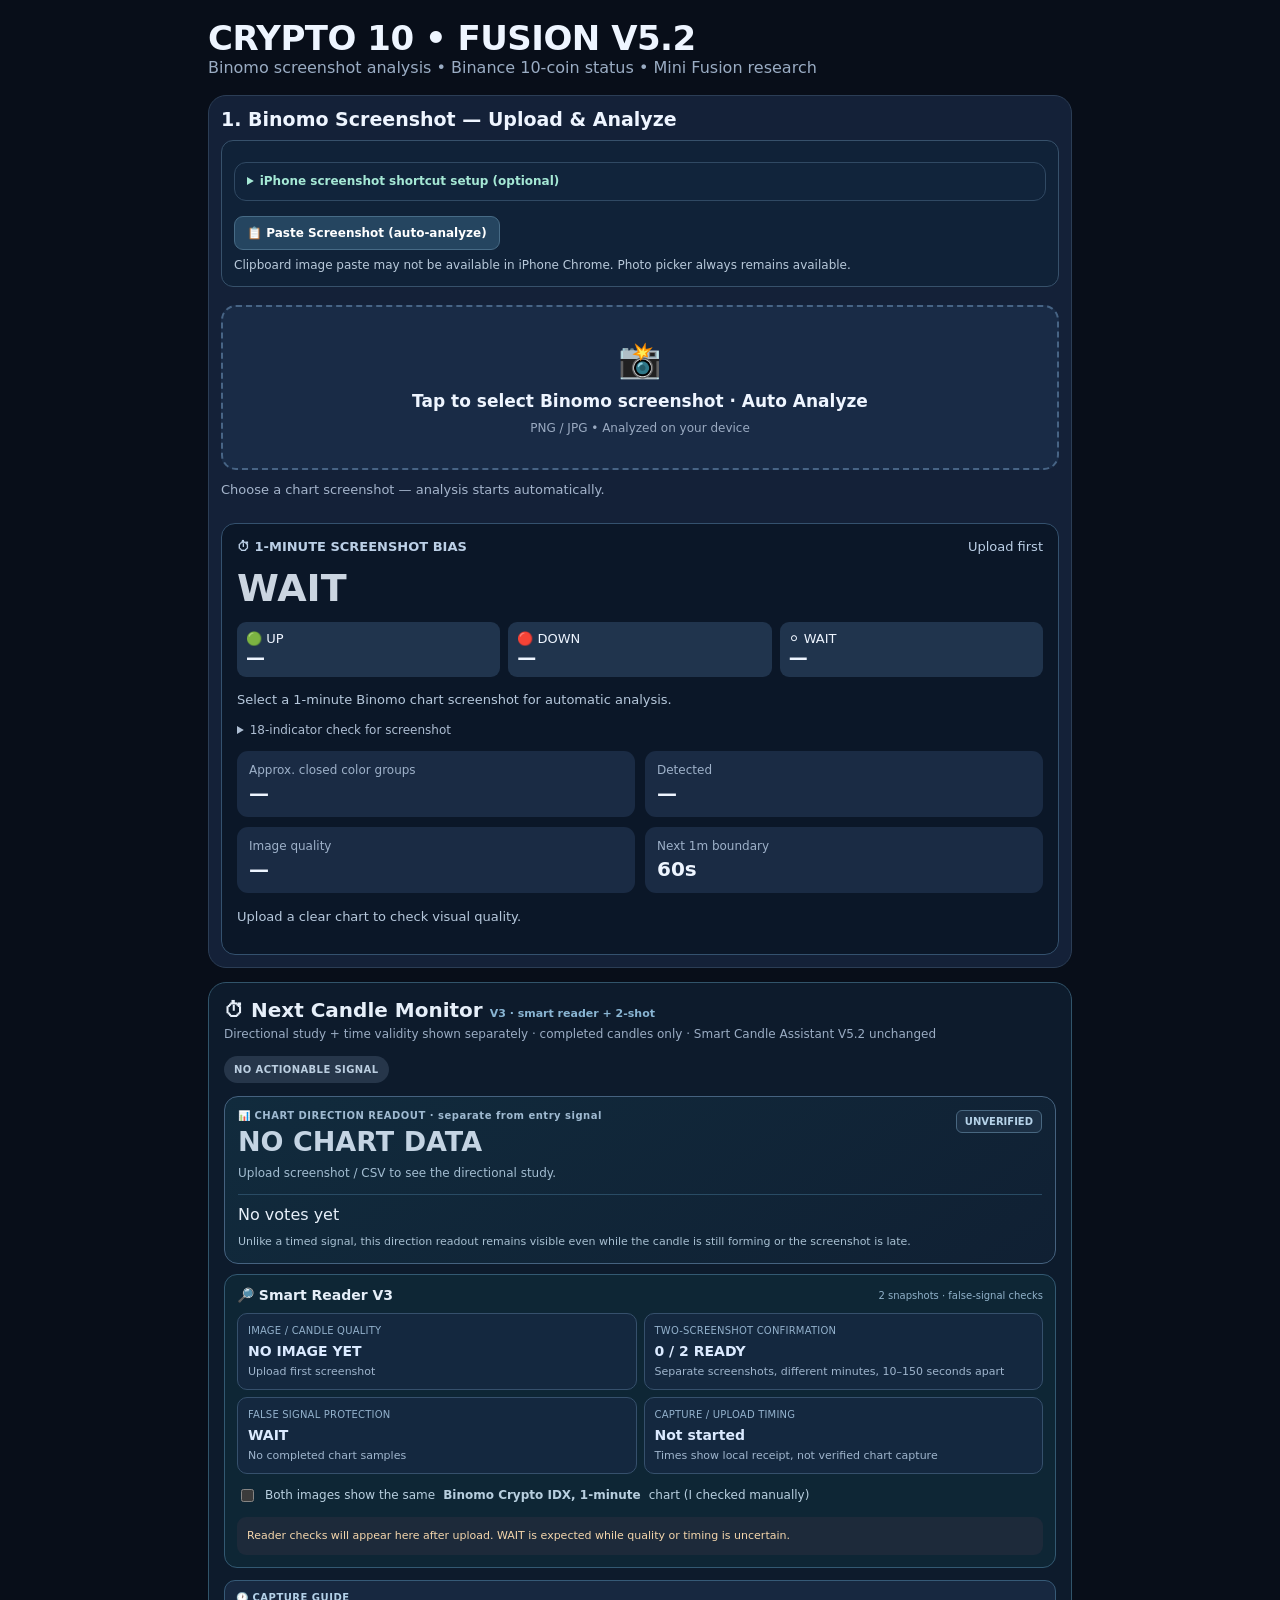
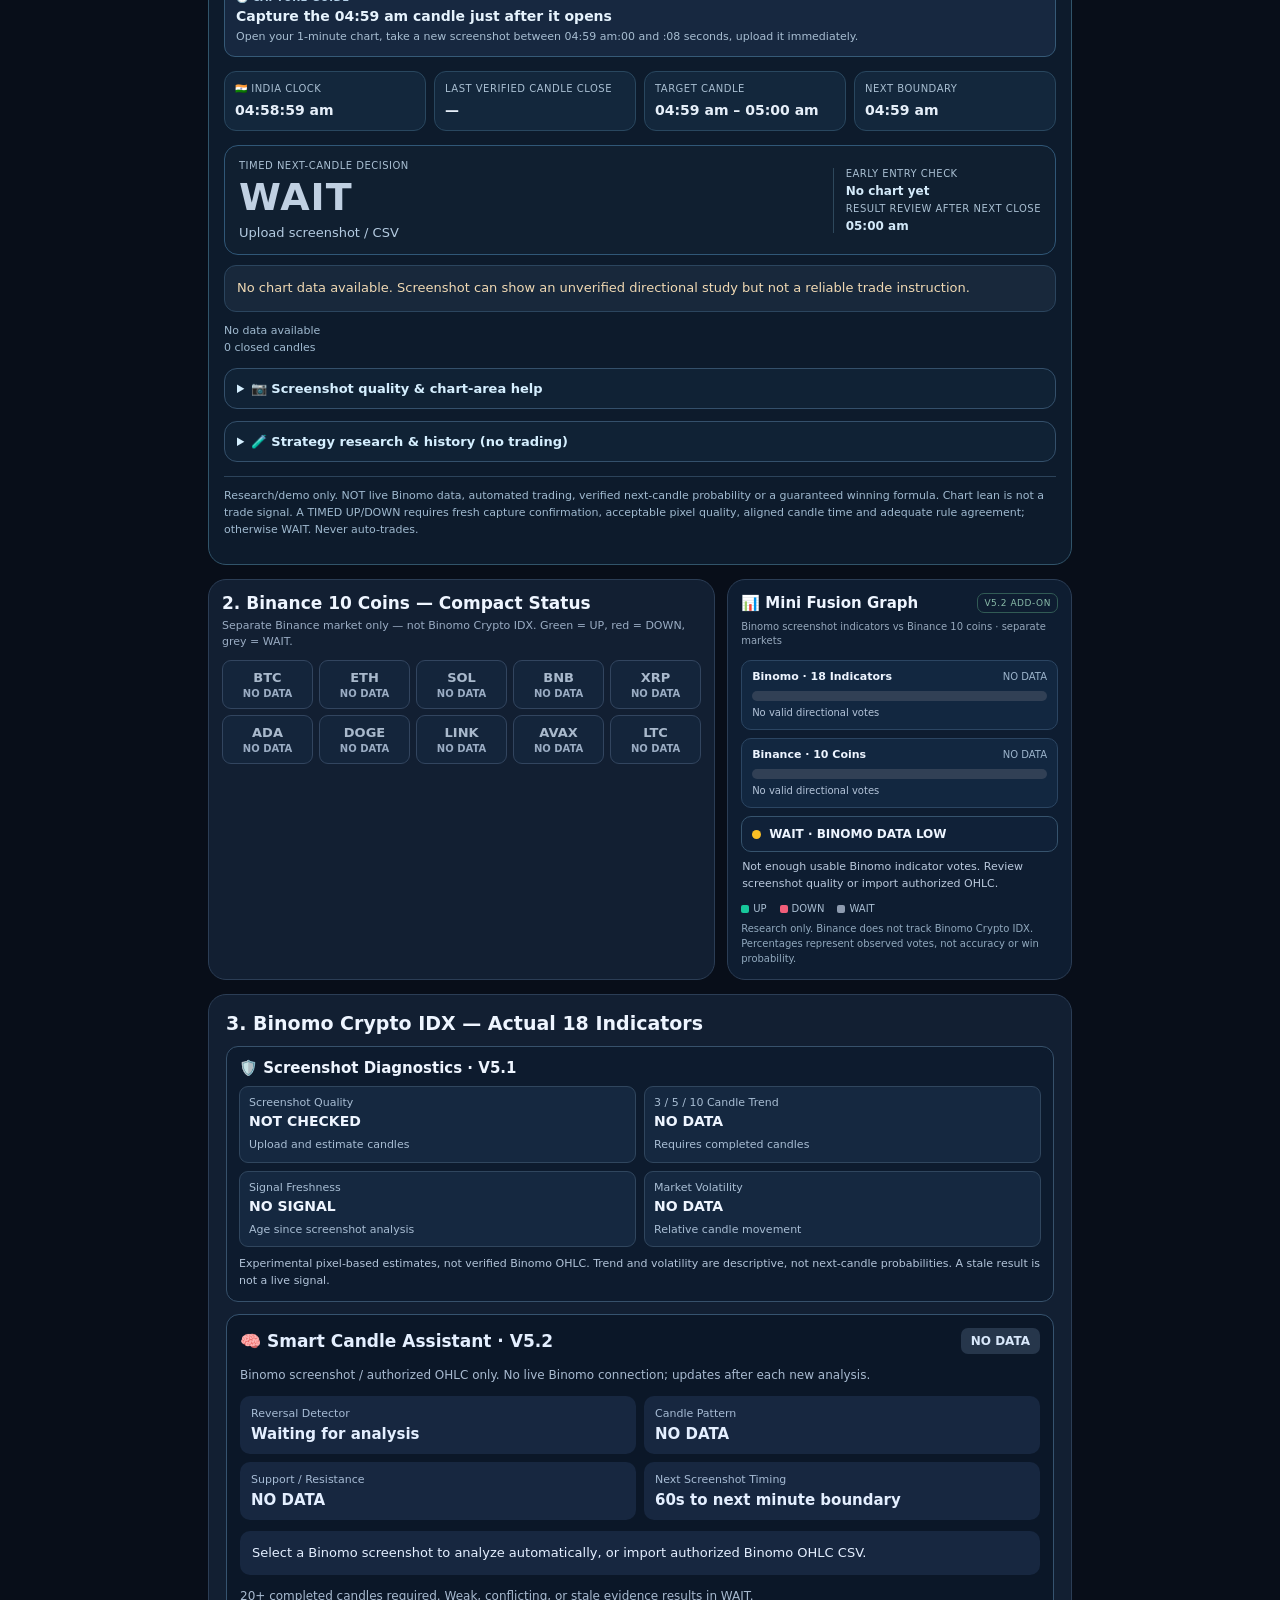
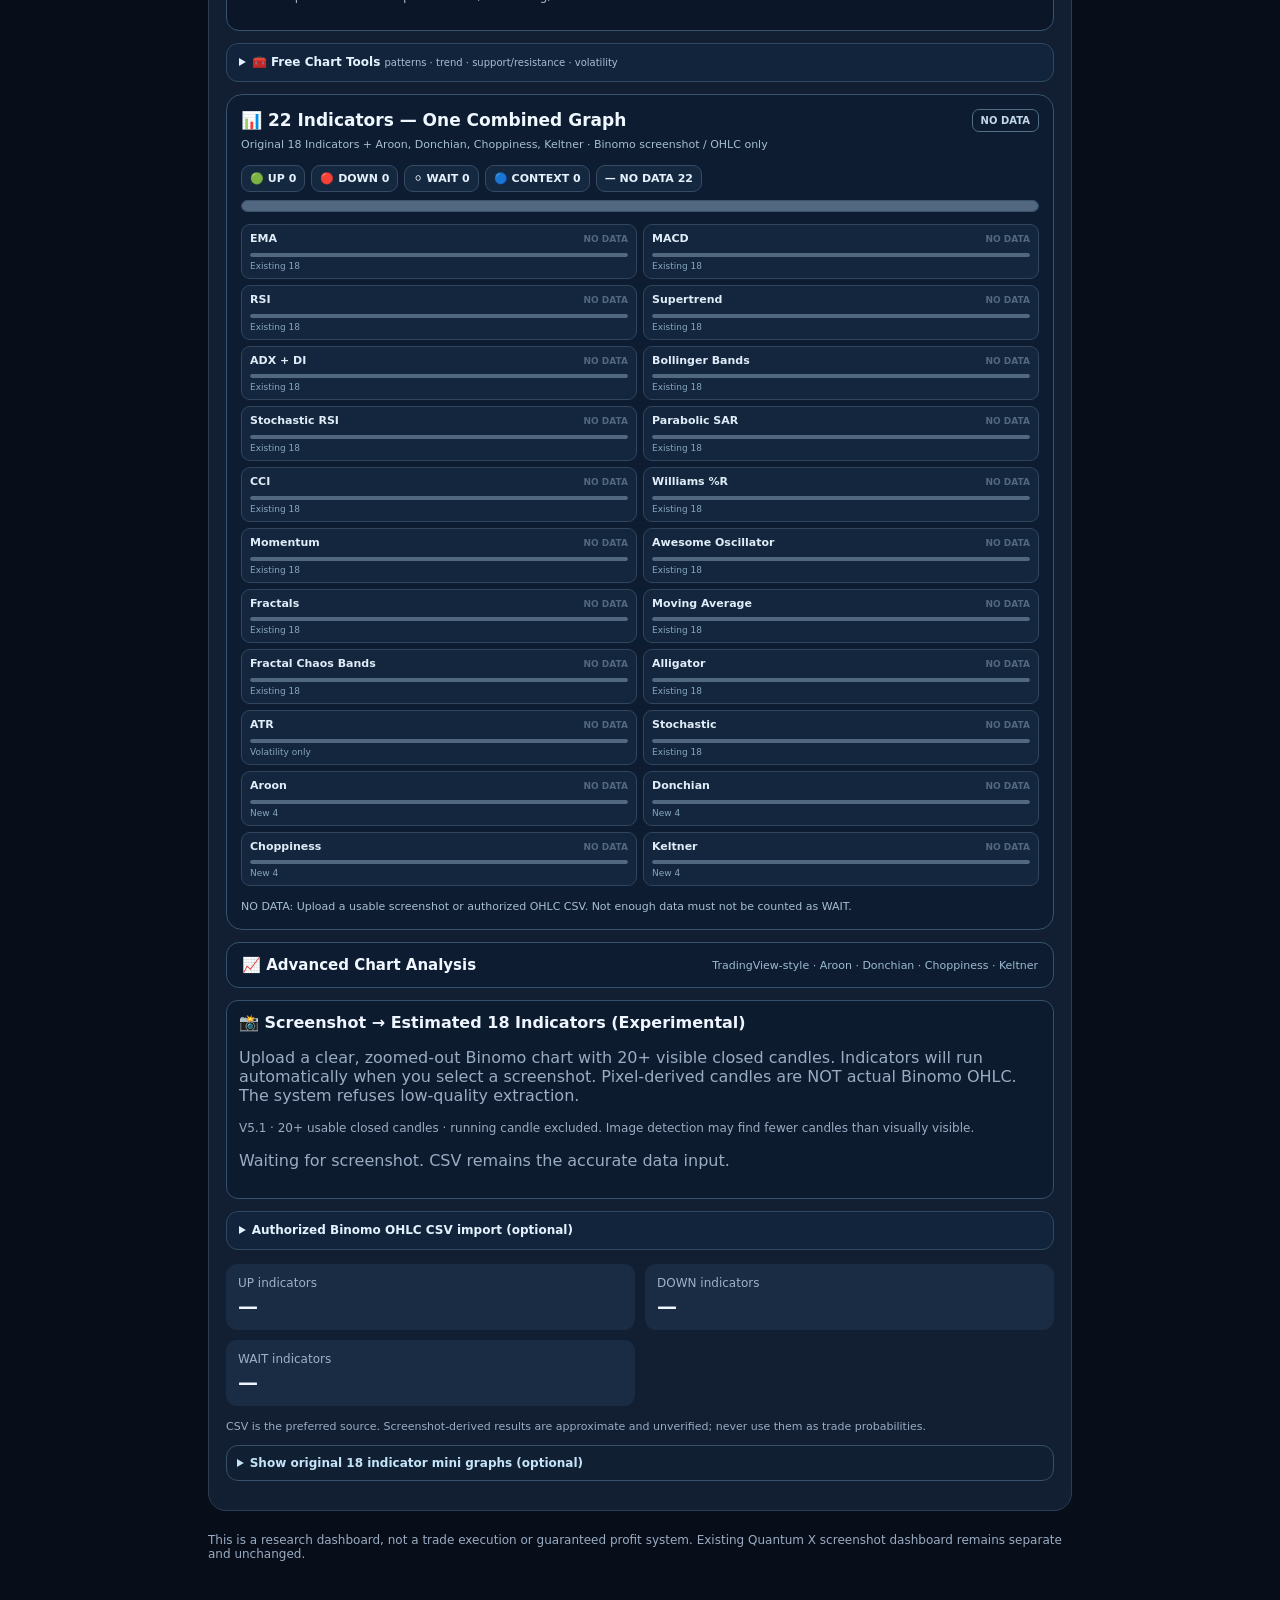
<file: Crypto_10_Fusion_V5_2_Next_Candle_V3_Standalone.html>
<!DOCTYPE html>

<html lang="en"><head><meta charset="utf-8"/><meta content="width=device-width,initial-scale=1" name="viewport"/><title>Crypto 10 Fusion Simple V2.5</title><style>
:root{color-scheme:dark;--bg:#080e1a;--card:#121f32;--border:#2b3d55;--muted:#9aacc3;--green:#18d49b;--red:#ff647a;--yellow:#ffc76d}*{box-sizing:border-box}body{margin:0;background:radial-gradient(circle at 100% 0,#182c4b,var(--bg) 55%);font:14px system-ui,sans-serif;color:#eef5ff}.wrap{max-width:1120px;margin:auto;padding:18px}.head{display:flex;justify-content:space-between;align-items:center;gap:12px;flex-wrap:wrap}h1{font-size:25px;margin:0}h1 span{color:var(--green)}.muted,small{color:var(--muted)}.grid{display:grid;grid-template-columns:1fr 1fr;gap:14px;margin-top:16px}.card{border:1px solid var(--border);background:var(--card);border-radius:16px;padding:18px;min-width:0}h2{font-size:16px;margin:0 0 12px}.stat{font-size:32px;font-weight:800}.green{color:var(--green)}.red{color:var(--red)}.yellow{color:var(--yellow)}.pills{display:flex;gap:8px;flex-wrap:wrap}button,select{background:#253954;border:1px solid #49617c;color:white;border-radius:9px;padding:10px 13px;font:inherit}button{cursor:pointer}button.primary{background:#0eac81;border:0;font-weight:750;color:#061811}.metrics{display:grid;grid-template-columns:repeat(3,1fr);gap:8px}.metric{background:#1b2b42;border-radius:11px;padding:12px}.metric strong{display:block;font-size:20px;margin-top:4px}table{width:100%;border-collapse:collapse}td,th{text-align:left;padding:9px 6px;border-bottom:1px solid #293b52}th{color:var(--muted);font-size:12px}canvas{display:block;width:100%;height:170px;border-radius:10px;background:#0c1728}.note{border:1px solid #66513a;background:#30271e;padding:12px;border-radius:10px;line-height:1.5}.full{grid-column:1/-1}.foot{margin:22px 0;color:var(--muted);font-size:12px}.badge{font-size:12px;background:#24374d;border-radius:20px;padding:7px 11px}#log{white-space:pre-wrap;font-size:12px;color:#a9bfd6;max-height:120px;overflow:auto}@media(max-width:750px){.grid{grid-template-columns:1fr}.metrics{grid-template-columns:repeat(2,1fr)}h1{font-size:20px}.wrap{padding:12px}td,th{font-size:12px;padding:9px 3px}}

/* Simplified V2 mobile-first layout */
body{background:#080e19!important;font-size:16px}
.wrap{max-width:1100px}.grid{display:flex!important;flex-direction:column;gap:14px}
.card{border-radius:18px!important;padding:17px!important}
#screenshotSection{order:0}#tenGraphPanel{order:0}.head{margin-bottom:14px}
#tenGraphPanel h2{font-size:21px}.graph-scroll{width:100%;overflow-x:auto;border-radius:12px;background:#081422}
#tenGraph{display:block;width:100%;height:330px;min-width:600px;background:#081422}
.legend{display:flex;flex-wrap:wrap;gap:8px;margin:12px 0}
.legend span{display:inline-flex;align-items:center;gap:5px;background:#1a293b;border:1px solid #304157;border-radius:20px;padding:6px 9px;font-size:12px}
.legend i{display:inline-block;width:10px;height:10px;border-radius:50%}
.details-card{background:#121f32;border:1px solid #2b3d55;border-radius:13px;overflow:hidden}
.details-card>summary{padding:15px;cursor:pointer;font-weight:750;list-style-position:inside}
.details-card>.card{border:0!important;border-radius:0!important}
#bias{font-size:35px!important;font-weight:900}#screenshotSection iframe{max-width:100%}
@media(max-width:750px){#tenGraph{height:290px}.wrap{padding:10px}.card{padding:13px!important}.head h1{font-size:23px}}

/* Simple result graphics */
.fusion-cards{display:grid;grid-template-columns:repeat(2,minmax(0,1fr));gap:14px;margin-top:15px}.fusion-result{background:#0b1727;border:1px solid #2b3d55;border-radius:16px;padding:18px;min-width:0}.fusion-result h3{font-size:14px;margin:0 0 14px;color:#dbeafe}.fusion-word{font-size:clamp(21px,4vw,34px);font-weight:900;margin-bottom:20px}.fusion-bars{display:grid;gap:13px}.fusion-row{display:grid;grid-template-columns:75px 1fr 46px;align-items:center;gap:8px;font-size:13px}.fusion-row b{text-align:right}.fusion-track{height:15px;border-radius:20px;background:#273449;overflow:hidden}.fusion-fill{height:100%;border-radius:20px;transition:width .35s}.fusion-fill.up{background:#18d49b}.fusion-fill.down{background:#ff647a}.fusion-fill.wait{background:#94a3b8}.fusion-result p{font-size:12px;margin-top:18px}.fusion-foot{font-size:12px;color:#9aacc3;margin-top:13px}@media(max-width:700px){.fusion-cards{grid-template-columns:1fr}.fusion-result{padding:14px}}
.ai-config{display:flex;gap:8px;flex-wrap:wrap;align-items:center;margin:12px 0}.ai-config label{width:100%;font-size:13px;color:#b6c8dd}.ai-config input{min-width:190px;flex:1;padding:12px;background:#0b1525;border:1px solid #39516f;border-radius:10px;color:white;font-size:15px}.ai-config button{padding:12px;border:0;border-radius:10px;background:#234b67;color:#fff;font-weight:700}.ai-config span{font-size:12px;color:#b8c9da}</style><style>#screenshotLab{display:block;min-height:1100px}#screenshotSection{scroll-margin-top:12px}@media(max-width:600px){#screenshotLab{height:1250px!important}#screenshotSection{padding:10px}}</style><style>
#chatBox{margin-top:16px}#chatMessages{height:290px;overflow:auto;display:flex;flex-direction:column;gap:10px;padding:12px;background:#0b1525;border:1px solid #30425c;border-radius:12px}.chat-msg{padding:10px 12px;border-radius:12px;max-width:93%;white-space:pre-wrap;line-height:1.5}.chat-msg.bot{background:#20324b;align-self:flex-start}.chat-msg.user{background:#0b6b58;align-self:flex-end}.chat-controls{display:flex;gap:8px;margin-top:10px}.chat-controls input{flex:1;min-width:0;background:#0b1525;color:white;border:1px solid #39516f;border-radius:10px;padding:12px;font:inherit}.chat-controls button,.chat-quick button{background:#0fae80;color:#06130e;border:0;border-radius:10px;padding:10px 13px;font-weight:700;cursor:pointer}.chat-quick{display:flex;flex-wrap:wrap;gap:7px;margin-top:10px}.chat-quick button{background:#223b55;color:#e7f5ff;font-size:12px}@media(max-width:600px){#chatMessages{height:270px}.chat-controls input{font-size:16px}}
</style><style>
/* Simple mobile-first visual hierarchy */
.wrap{max-width:900px}.grid{display:grid;grid-template-columns:1fr;gap:14px;margin-top:18px}
.card{border-radius:18px;padding:18px}.card h2{font-size:19px;margin:0 0 12px}
.head h1{font-size:clamp(23px,5vw,34px);letter-spacing:-.5px}
#screenshotLab{height:650px!important;min-height:0!important}
#tenGraph{width:100%;height:auto;max-height:350px}
#bias{font-size:clamp(34px,8vw,60px);line-height:1.15}
#chatBox{grid-column:1/-1}.details-card{opacity:.9}
.details-card summary{font-size:14px}
#tenGraphPanel{order:0}
@media(max-width:600px){.wrap{padding:12px}.card{padding:14px!important}#screenshotLab{height:580px!important}#screenshotSection{padding:12px!important}.head{gap:12px}.head .pills{gap:6px}.graph-scroll{overflow-x:auto}}
</style><style>/* Compact screenshot section: default short, optional full view */
#screenshotLab{height:320px!important;min-height:0!important;display:block}
#screenshotSection.expanded #screenshotLab{height:760px!important}
@media(max-width:600px){#screenshotLab{height:290px!important}#screenshotSection.expanded #screenshotLab{height:740px!important}}
#screenshotSection h2{margin-bottom:5px}
#screenshotSection > p.muted{margin:5px 0 10px;font-size:12px}
.ai-config{display:flex;gap:8px;flex-wrap:wrap;align-items:center;margin:12px 0}.ai-config label{width:100%;font-size:13px;color:#b6c8dd}.ai-config input{min-width:190px;flex:1;padding:12px;background:#0b1525;border:1px solid #39516f;border-radius:10px;color:white;font-size:15px}.ai-config button{padding:12px;border:0;border-radius:10px;background:#234b67;color:#fff;font-weight:700}.ai-config span{font-size:12px;color:#b8c9da}</style><style>#screenshotLab{min-height:0!important;height:760px;overflow:hidden!important}#screenshotSection{overflow:visible!important;padding:12px!important}#screenshotSection h2{font-size:19px!important}</style><style>#screenshotSection{background:#142138!important} .shot-upload{padding:4px 0 12px}.shot-drop{display:flex;flex-direction:column;align-items:center;justify-content:center;text-align:center;gap:10px;min-height:165px;padding:20px 12px;border:2px dashed #476485;border-radius:15px;background:#192b46;cursor:pointer}.shot-camera{font-size:35px}.shot-drop strong{font-size:17px}.shot-drop small{color:#9aaac1;font-size:12px}.shot-button{display:block;width:100%;margin-top:12px;padding:15px 12px;background:#10b58e;border:0;border-radius:12px;font-weight:800;font-size:17px;color:#061522;cursor:pointer}.shot-message{font-size:13px;color:#a5b5cc;margin-top:12px}.shot-result{margin-top:12px;padding:15px;border-radius:13px;background:#0b1728;border:1px solid #334963}.shot-result strong{font-size:25px}.shot-result p{font-size:13px;color:#bdcadb}#screenshotSection iframe{display:none!important}</style><style>.indicator-signal{padding:16px;margin:12px 0;border:1px solid #30465e;border-radius:16px;background:#0c1728}.indicator-top{display:flex;align-items:center;justify-content:space-between;margin-bottom:13px;gap:10px}.indicator-top strong{font-size:20px}.indicator-top .up{color:#10b981}.indicator-top .down{color:#f43f5e}.indicator-top .wait{color:#cbd5e1}.indicator-line{display:grid;grid-template-columns:52px minmax(0,1fr) 45px;align-items:center;gap:10px;margin:11px 0;font-size:14px}.indicator-track{height:12px;background:#26364c;border-radius:8px;overflow:hidden}.indicator-line b{text-align:right;font-variant-numeric:tabular-nums}@media(max-width:440px){.indicator-signal{padding:12px}.indicator-line{gap:7px}}</style><style>.indicator-chart-group{background:#0c1728;border:1px solid #30465e;border-radius:16px;padding:15px;margin:15px 0}.indicator-chart-heading{display:flex;justify-content:space-between;align-items:center;gap:12px;font-size:18px}.indicator-chart-heading .up{color:#10b981}.indicator-chart-heading .down{color:#f43f5e}.indicator-chart-heading .wait{color:#cbd5e1}.indicator-plot{position:relative;height:205px;display:flex;justify-content:space-around;gap:12px;padding:16px 8px 26px;margin-top:14px;border-bottom:1px solid #51647e}.indicator-gridline{position:absolute;left:0;right:0;border-top:1px dashed #34465c;pointer-events:none}.indicator-column{position:relative;z-index:1;flex:1;max-width:90px;height:100%;display:flex;flex-direction:column;align-items:center;justify-content:flex-end}.indicator-column>b{font-size:13px;margin-bottom:5px}.indicator-column-bar{width:68%;min-height:0;border-radius:6px 6px 0 0;transition:height .3s}.indicator-column>span{position:absolute;top:calc(100% + 7px);font-size:12px;font-weight:700;color:#c5d4e7}@media(max-width:450px){.indicator-plot{height:175px}.indicator-chart-group{padding:12px}}.one-minute-card{background:#0b1728;border:1px solid #34516e;border-radius:14px;padding:15px;margin-top:14px}.one-minute-top{display:flex;justify-content:space-between;gap:8px;flex-wrap:wrap;color:#bcd0e7;font-size:13px}.minute-direction{font-size:38px;font-weight:900;margin:12px 0;color:#cbd5e1}.minute-bars{display:flex;gap:8px;flex-wrap:wrap}.minute-bars span{background:#20344d;border-radius:9px;padding:9px;font-size:13px;flex:1;min-width:80px}.minute-bars b{display:block;font-size:19px}.one-minute-card p{font-size:13px;color:#b6c8dc;line-height:1.5}.one-minute-card details{font-size:12px;color:#aebed3}.one-minute-card summary{cursor:pointer} </style><style>
.v4-switch{display:flex;align-items:center;justify-content:space-between;gap:10px;flex-wrap:wrap;margin:12px 0;padding:12px 16px;background:#172740;border:1px solid #38506a;border-radius:12px}.v4-switch label{font-weight:800}.v4-switch span{font-size:12px;color:#aebed4}.v4-quick{display:grid;grid-template-columns:repeat(2,minmax(0,1fr));gap:10px;margin:14px 0}.v4-quick>div{background:#1a2b44;padding:12px;border-radius:11px;min-width:0}.v4-quick small{display:block;color:#9eb1c9;font-size:12px}.v4-quick strong{display:block;font-size:20px;margin-top:4px}.v4-comparison{font-size:21px;font-weight:900;color:#d7e9ff;background:#10223a;padding:16px;border:1px solid #385574;border-radius:12px}.v4-simple .v4-advanced{display:none!important}.v4-simple .indicator-chart-group{padding:10px;margin:10px 0}.v4-simple .indicator-plot{height:130px}.v4-simple .indicator-chart-heading{font-size:15px}@media(max-width:600px){.v4-quick{grid-template-columns:repeat(2,minmax(0,1fr))}.v4-quick strong{font-size:17px}.v4-comparison{font-size:18px}}
.chart-controls{display:flex;flex-wrap:wrap;align-items:center;gap:8px;margin:12px 0}.chart-choice{border:1px solid #35516a;border-radius:10px;background:#1a2b43;color:#e6f0ff;padding:10px 13px;font-weight:700;cursor:pointer}.chart-choice.active{background:#0d9278;border-color:#14cba0;color:white}#chartViewLabel{font-size:12px;color:#a8bdd1}.graph-scroll{overflow-x:auto}#tenGraph{min-width:650px;max-height:none!important;height:auto!important}@media(max-width:600px){#tenGraph{min-width:650px}} </style><style id="compact-indicators-v43">
#indicatorAgreementPanel #agreement{display:grid;grid-template-columns:repeat(3,minmax(0,1fr));gap:9px;align-items:stretch}
#indicatorAgreementPanel .indicator-chart-group{margin:0!important;padding:10px!important;border-radius:11px;min-width:0}
#indicatorAgreementPanel .indicator-chart-heading{font-size:12px!important;gap:4px;flex-wrap:wrap;line-height:1.25}
#indicatorAgreementPanel .indicator-chart-heading span{font-size:11px!important}
#indicatorAgreementPanel .indicator-plot{height:94px!important;margin-top:4px!important;padding:7px 2px 19px!important;gap:4px!important}
#indicatorAgreementPanel .indicator-column>b{font-size:10px!important;margin-bottom:2px!important}
#indicatorAgreementPanel .indicator-column>span{font-size:9px!important;top:calc(100% + 3px)!important}
#indicatorAgreementPanel .indicator-column-bar{border-radius:3px 3px 0 0!important}
#indicatorAgreementPanel .indicator-gridline{opacity:.4}
#indicatorAgreementPanel>.muted{font-size:11px;margin:8px 0}
@media(max-width:720px){#indicatorAgreementPanel #agreement{grid-template-columns:repeat(2,minmax(0,1fr));gap:7px}#indicatorAgreementPanel .indicator-chart-group{padding:8px!important}#indicatorAgreementPanel .indicator-plot{height:78px!important}}
@media(max-width:340px){#indicatorAgreementPanel #agreement{grid-template-columns:1fr}}
</style><style>#tenGraphPanel{padding:13px!important}#tenGraphPanel h2{font-size:17px!important;margin:0 0 5px!important}#tenGraphPanel p{font-size:11px!important;margin:4px 0 10px!important}.coin-status-board{display:grid;grid-template-columns:repeat(5,minmax(0,1fr));gap:6px}.coin-chip{border:1px solid #32455f;border-radius:9px;background:#14253b;padding:9px 3px;text-align:center;font-weight:800;font-size:13px;min-width:0}.coin-chip small{display:block;font-size:10px;margin-top:3px}.coin-chip.up{color:#17d6a1;border-color:#1d735f}.coin-chip.down{color:#ff6981;border-color:#874457}.coin-chip.wait{color:#a9b9cc}@media(max-width:460px){.coin-status-board{grid-template-columns:repeat(5,minmax(0,1fr));gap:4px}.coin-chip{font-size:11px;padding:8px 2px}.coin-chip small{font-size:9px}}#indicatorAgreementPanel .indicator-chart-group{display:none!important}#indicatorAgreementPanel #agreement{display:block!important;font-size:13px;color:#aabbd0}</style><style>#indicatorAgreementPanel .indicator-chart-group{display:block!important}#indicatorAgreementPanel #agreement{display:grid!important;grid-template-columns:repeat(2,minmax(0,1fr))!important;gap:7px!important}#indicatorAgreementPanel .indicator-chart-group{padding:8px!important;margin:0!important}#indicatorAgreementPanel .indicator-plot{height:78px!important}#indicatorAgreementPanel .indicator-chart-heading{font-size:12px!important}.ohlc-import{margin:12px 0;padding:12px;background:#0d1b2e;border:1px solid #35506b;border-radius:12px}.ohlc-import input{width:100%;margin:10px 0;color:#dce8f6;font-size:13px}.csv-label{font-size:14px;font-weight:800}.ohlc-import .shot-button{margin:4px 0 10px;padding:11px;font-size:14px}#binomoCsvStatus{font-size:12px;line-height:1.5}.shortcut-help{border:1px solid #37516b;border-radius:12px;padding:12px;background:#102238;margin:10px 0 14px}.shortcut-help strong{font-size:14px}.shortcut-help p,.shortcut-help li,.shortcut-help small{font-size:12px;color:#b8c9da;line-height:1.55}.shortcut-help details{margin:9px 0}.shortcut-help summary{cursor:pointer;color:#a5e8d5;font-size:13px}.shortcut-help ol{padding-left:20px}.shortcut-paste{background:#254560;border:1px solid #476b86;border-radius:9px;color:#fff;padding:9px 12px;font-size:12px;font-weight:700;margin:6px 0}.shortcut-help small{display:block} </style><style id="v49-diagnostics-style">.v49-panel{margin:12px 0;padding:12px;border:1px solid #37516b;border-radius:12px;background:#0d1b2e}.v49-panel h3{font-size:15px;margin:0 0 9px}.v49-grid{display:grid;grid-template-columns:repeat(2,minmax(0,1fr));gap:8px}.v49-cell{padding:9px;border:1px solid #30465e;border-radius:9px;background:#152840;min-width:0}.v49-cell small{display:block;font-size:11px;color:#a8bdd3}.v49-cell strong{display:block;margin:4px 0;font-size:14px;overflow-wrap:anywhere}.v49-cell span{font-size:11px;color:#a8bdd3;line-height:1.4}.v49-note{font-size:11px;color:#b2c4d9;line-height:1.5;margin:9px 0 0}.v49-ok{color:#16c79a!important}.v49-warn{color:#fbbf24!important}.v49-bad{color:#ff5874!important}</style><style id="smart-candle-v50">
.v50-card{background:#0b1728;border:1px solid #36536f;border-radius:13px;padding:13px;margin:12px 0;color:#e4efff}
.v50-head{display:flex;justify-content:space-between;align-items:center;gap:8px;flex-wrap:wrap}
.v50-head h3{font-size:17px;margin:0}.v50-pill{font-size:12px;font-weight:800;border-radius:7px;background:#26364b;padding:6px 10px;color:#d8e7fa}
.v50-grid{display:grid;grid-template-columns:repeat(2,minmax(0,1fr));gap:8px;margin:11px 0}
.v50-item{background:#172740;border-radius:10px;padding:11px;min-width:0}.v50-item small{display:block;color:#a6bbd4;font-size:11px;margin-bottom:5px}.v50-item strong{display:block;font-size:15px;overflow-wrap:anywhere}
.v50-explain{font-size:13px;line-height:1.55;background:#172740;border-radius:10px;padding:12px;margin:10px 0}
.v50-muted{color:#a8bad0;font-size:12px;line-height:1.5}.v50-up{color:#16c79a!important}.v50-down{color:#ff5874!important}.v50-wait{color:#fbbf24!important}
@media(max-width:420px){.v50-card{padding:11px}.v50-item{padding:9px}.v50-item strong{font-size:13px}}
</style><style>#comparisonPanel{display:none!important}</style><style id="v52-mini-fusion-style">
.mini-fusion-dock{display:grid;grid-template-columns:minmax(0,1.25fr) minmax(295px,.85fr);gap:12px;grid-column:1/-1;align-items:stretch}
.mini-fusion-dock>#tenGraphPanel{grid-column:auto!important;min-width:0}
.mini-fusion-card{grid-column:auto!important;min-width:0;padding:13px!important;background:#0e1d31!important}
.mini-fusion-head{display:flex;gap:6px;justify-content:space-between;align-items:center;flex-wrap:wrap}
.mini-fusion-head h2{font-size:15px!important;margin:0!important}
.mini-tag{font-size:9px;letter-spacing:.06em;color:#89bba9;border:1px solid #315b55;padding:4px 6px;border-radius:7px;white-space:nowrap}
.mini-fusion-sub{font-size:10px;line-height:1.4;color:#96a8bc;margin:7px 0 12px!important}
.mini-fusion-group{padding:9px 10px;border-radius:10px;background:#122740;border:1px solid #2b4562;margin:0 0 8px}
.mini-fusion-label{display:flex;justify-content:space-between;align-items:baseline;gap:7px;font-size:11px}
.mini-fusion-label span{font-size:10px;color:#9cb4cb;white-space:nowrap}
.mini-fusion-track{display:flex;height:10px;overflow:hidden;border-radius:10px;margin:8px 0 5px;background:#314055}
.mini-fusion-track i{display:block;height:100%;width:0;transition:width .25s ease}
.mini-fusion-track i.up{background:#17c79b}.mini-fusion-track i.down{background:#f15e7a}.mini-fusion-track i.wait{background:#8d9baf}
.mini-fusion-values{font-size:10px;color:#b3c3d8;line-height:1.4}
.mini-fusion-verdict{display:flex;align-items:center;gap:8px;background:#102138;border:1px solid #36536d;border-radius:10px;padding:10px;font-size:12px}
.mini-fusion-verdict .mini-dot{height:9px;width:9px;border-radius:50%;background:#fbbf24;flex:0 0 auto}
.mini-fusion-verdict.same .mini-dot{background:#16c79a}.mini-fusion-verdict.conflict .mini-dot{background:#ff5874}
.mini-fusion-note{font-size:11px;color:#b9c8dc;line-height:1.5;padding:7px 1px}
.mini-fusion-legend{display:flex;flex-wrap:wrap;gap:13px;margin-top:4px;color:#a9bed2;font-size:10px}
.mini-fusion-legend span{display:flex;align-items:center;gap:4px}.mini-swatch{display:inline-block;width:8px;height:8px;border-radius:2px}
.mini-swatch.up{background:#17c79b}.mini-swatch.down{background:#f15e7a}.mini-swatch.wait{background:#8d9baf}
.mini-fusion-disclaimer{font-size:10px;color:#91a9be;line-height:1.5;margin:7px 0 0!important}
@media(max-width:760px){.mini-fusion-dock{grid-template-columns:minmax(0,1fr)}.mini-fusion-card{padding:12px!important}}
</style><style>
/* V5.2 focused layout add-on only. Original analysis scripts unmodified. */
#simpleSummary{display:none!important}
.mini-fusion-dock{grid-column:1/-1;order:0}
#tenGraphPanel .muted{font-size:11px;line-height:1.45}
#indicatorAgreementPanel .ohlc-import{margin-top:10px}
.focused-optional,.focused-research{border:1px solid #304963;border-radius:12px;background:#11243b;padding:10px 12px;margin:11px 0;color:#e4f2ff}
.focused-optional>summary,.focused-research>summary{cursor:pointer;font-size:12px;font-weight:700;line-height:1.4;list-style:revert}
.focused-research>summary small{font-size:10px;font-weight:500;color:#a8bcd2;display:inline}
.focused-optional>p{font-size:12px;margin:10px 0}
.focused-tools-grid{display:grid;grid-template-columns:repeat(2,minmax(0,1fr));gap:8px;margin:12px 0}
.focused-tools-grid>div{padding:10px;border-radius:9px;background:#1b304b;min-width:0}
.focused-tools-grid small{display:block;font-size:11px;color:#b0c2d5;margin-bottom:5px}
.focused-tools-grid b{font-size:12px;overflow-wrap:anywhere}
.focused-disclaimer{color:#a2b6ca;font-size:11px;line-height:1.5}
#miniFusionPanel{box-shadow:none!important;scroll-margin-top:14px}
@media(max-width:600px){.mini-fusion-dock{display:grid;grid-template-columns:1fr;gap:10px}.mini-fusion-dock .card{padding:12px!important}.focused-tools-grid{grid-template-columns:repeat(2,minmax(0,1fr))}.focused-research>summary small{display:block;margin-top:3px}}
</style><style id="advanced-chart-style">
.advanced-chart-tools{margin:12px 0;border:1px solid #35526d;border-radius:13px;background:#0d1c30;overflow:hidden;color:#dae9f7}
.advanced-chart-tools>summary{cursor:pointer;padding:13px 15px;display:flex;flex-wrap:wrap;gap:5px 13px;align-items:center;justify-content:space-between;list-style:revert}
.advanced-chart-tools>summary span{font-size:15px;font-weight:800;color:#f1f7ff}
.advanced-chart-tools>summary small{font-size:11px;color:#9dbad1}
.adv-body{padding:0 12px 13px}.adv-desc,.adv-foot{font-size:11px;line-height:1.55;color:#a5b8cb;margin:8px 2px 11px}.adv-meta{font-size:11px;color:#d5e5f3;background:#172f47;border:1px solid #304a64;border-radius:9px;padding:9px 10px;margin-bottom:9px}
.adv-metrics{display:grid;grid-template-columns:repeat(4,minmax(0,1fr));gap:7px}.adv-metrics>div{padding:10px 9px;min-width:0;border-radius:10px;background:#192b43;border:1px solid #304761}.adv-metrics small{font-size:11px;color:#b4c6d9;display:block}.adv-metrics b{font-size:13px;display:block;margin:6px 0;color:#e9f5ff;word-break:break-word}.adv-metrics span{font-size:10px;color:#94aabe;display:block;line-height:1.3}
.adv-chart-head{display:flex;align-items:center;justify-content:space-between;flex-wrap:wrap;gap:7px;margin:15px 0 7px;font-size:13px}.adv-controls{display:flex;gap:9px;flex-wrap:wrap;color:#a9d4e2;font-size:11px}.adv-controls label{white-space:nowrap;display:flex;align-items:center;gap:3px}.adv-controls input{accent-color:#10b981}
.adv-chart-wrap{width:100%;background:#0a1525;border:1px solid #263c54;border-radius:10px;overflow:hidden;touch-action:pan-y}.adv-chart-wrap canvas{display:block;width:100%;height:auto;max-height:350px;min-height:130px}.adv-chart-actions{display:flex;align-items:center;gap:7px;flex-wrap:wrap;margin-top:8px}.adv-chart-actions button{cursor:pointer;border:1px solid #375570;border-radius:8px;padding:8px 10px;font-size:12px;font-weight:700;color:#dce9f6;background:#182b44}.adv-chart-actions span{color:#a4b6ca;font-size:11px;margin-left:auto}.adv-foot{margin-top:9px}
@media(max-width:800px){.adv-metrics{grid-template-columns:repeat(2,minmax(0,1fr))}}
@media(max-width:390px){.adv-metrics b{font-size:12px}.advanced-chart-tools>summary span{font-size:14px}}
</style>
<style id="combined22-v52-style">
#combined22Panel{background:#0d1c30;border:1px solid #34546d;border-radius:16px;padding:14px;margin:12px 0;color:#e5f1fc;min-width:0}
.combined22-header{display:flex;align-items:flex-start;justify-content:space-between;gap:12px;flex-wrap:wrap}
.combined22-header h3{font-size:17px;line-height:1.3;margin:0 0 5px;color:#eff8ff}
.combined22-header p,.combined22-note{font-size:11px;line-height:1.55;color:#a6bed2;margin:5px 0 0}
.combined22-chip{border:1px solid #526d86;color:#c2d7e8;border-radius:7px;padding:5px 8px;font-size:10px;font-weight:800;white-space:nowrap}
.combined22-counts{display:flex;gap:6px;flex-wrap:wrap;margin:12px 0 8px}.combined22-counts span{font-size:11px;font-weight:750;border:1px solid #354b64;padding:6px 8px;background:#142840;border-radius:9px}
.combined22-meter{height:12px;border-radius:9px;overflow:hidden;display:flex;background:#293a52;border:1px solid #3a536c}.combined22-meter>span{height:100%;min-width:0}
.combined22-grid{display:grid;grid-template-columns:repeat(2,minmax(0,1fr));gap:6px;margin-top:12px}
.combined22-item{border:1px solid #2f465e;background:#13263d;border-radius:9px;padding:7px 8px;min-width:0}
.combined22-top{display:flex;align-items:baseline;justify-content:space-between;gap:6px;min-width:0}
.combined22-name{color:#e0edf9;font-size:11px;font-weight:700;line-height:1.25;overflow-wrap:anywhere}
.combined22-state{font-size:9px;font-weight:900;white-space:nowrap}
.combined22-strip{height:4px;background:#26384d;border-radius:5px;margin-top:7px;overflow:hidden}
.combined22-strip b{display:block;height:100%;border-radius:5px;width:100%}
.combined22-tag{font-size:9px;color:#87a6bf;margin-top:4px}
.combined22-loading{color:#a8bdd2;font-size:12px;grid-column:1/-1}
.combined22-note{margin-top:12px}
.combined22-originals{margin:12px 0;border:1px solid #36506a;border-radius:12px;background:#111f33;padding:10px}
.combined22-originals>summary{cursor:pointer;color:#c5e4f7;font-size:12px;font-weight:700}
.combined22-originals #agreement{margin-top:10px}
@media (max-width:360px){.combined22-grid{grid-template-columns:1fr}}
</style><style>
.nc-panel{background:#0d1b2c!important;border:1px solid #31546a!important;padding:15px!important;min-width:0;color:#e6eff9}
.nc-title{display:flex;justify-content:space-between;gap:10px;align-items:start;flex-wrap:wrap}.nc-title h2{margin:0;font-size:20px}.nc-title p{font-size:12px;margin:5px 0}.nc-v{font-size:11px;color:#89b5d3}.nc-topbadge{background:#26364a;color:#bbcee0;border-radius:18px;padding:8px 10px;font-size:10px;font-weight:800;max-width:170px;text-align:center;letter-spacing:.4px}
.nc-clocks{display:grid;grid-template-columns:repeat(4,minmax(0,1fr));gap:8px;margin:14px 0}.nc-clocks>div{background:#13273c;border:1px solid #29475f;border-radius:12px;padding:11px 10px;min-width:0;display:flex;flex-direction:column;gap:7px}.nc-clocks small,.nc-signal small{font-size:10px;letter-spacing:.5px;color:#a9bfd2;text-transform:uppercase}.nc-clocks b{font-size:14px;overflow-wrap:anywhere;font-variant-numeric:tabular-nums;line-height:1.3}
.nc-signal{display:flex;align-items:center;justify-content:space-between;gap:12px;background:#101f30;border:1px solid #305777;border-radius:14px;padding:14px}.nc-signal>div:first-child{display:flex;flex-direction:column;gap:7px;min-width:0}.nc-decision{font-size:38px;line-height:1.05;letter-spacing:1px;color:#d3e0ed}.nc-signal span{color:#b4cbe1;font-size:13px}.nc-right{border-left:1px solid #2e485c;padding-left:12px;min-width:125px;display:flex;flex-direction:column;gap:5px}.nc-right b{font-size:12px;color:#d4eafa}.nc-reason{padding:12px;background:#18283b;border:1px solid #2b455e;border-radius:12px;font-size:13px;color:#f0d9b3;line-height:1.6;margin:10px 0}.nc-caption,.nc-footer{color:#9fb9cf;font-size:11px;line-height:1.55}.nc-footer{border-top:1px solid #2c435a;padding-top:10px;margin-top:14px}
.nc-controls{margin:12px 0;border:1px solid #34506b;background:#102235;border-radius:13px;padding:12px}.nc-controls summary{cursor:pointer;font-size:13px;font-weight:750;color:#d5efff}.nc-controls[open] summary{margin-bottom:12px}.nc-controlrow{display:flex;gap:8px;align-items:center;flex-wrap:wrap}.nc-controlrow label{font-size:12px;color:#b6c8da}.nc-controlrow select,.nc-controlrow button,.nc-journal-tools button{padding:10px 12px;border-radius:9px;background:#20364d;border:1px solid #3b5871;color:#e4f2ff;font-size:12px}.nc-controlrow select{max-width:100%}.nc-check{display:flex;align-items:flex-start;gap:8px;margin:12px 0;font-size:12px;color:#b8cfdf;line-height:1.5}.nc-check input{margin-top:3px;flex-shrink:0}.nc-controls p{font-size:11px;line-height:1.6}.nc-journal-tools{display:flex;flex-wrap:wrap;gap:7px}.nc-journal-line{border-top:1px solid #33465a;padding:9px 0;display:grid;grid-template-columns:1fr auto;gap:3px}.nc-journal-line small{color:#aebdcf;grid-column:1}.nc-journal-actions{grid-column:2;grid-row:1/span 2;display:flex;align-items:center;gap:4px}.nc-journal-actions button{border:1px solid #3d586f;background:#142c43;color:#bcd0de;border-radius:7px;padding:6px;font-size:10px}.nc-journal-actions button.nc-active{background:#1e5b5b;color:white}.nc-controls #ncJournalStats{font-size:12px;margin:12px 0;color:#d1e5f2}
@media(max-width:580px){.nc-clocks{grid-template-columns:repeat(2,minmax(0,1fr));gap:7px}.nc-clocks b{font-size:13px}.nc-panel{padding:12px!important}.nc-signal{align-items:stretch}.nc-decision{font-size:34px}.nc-right{min-width:115px}.nc-title h2{font-size:18px}.nc-controlrow{align-items:stretch}.nc-controlrow select{width:100%}}
</style><style>
.nc-bias-panel{border:1px solid #45627f;background:linear-gradient(145deg,#112b3d,#102033);border-radius:14px;padding:13px;margin:13px 0 9px}
.nc-bias-head{display:flex;justify-content:space-between;align-items:flex-start;gap:12px;flex-wrap:wrap}
.nc-bias-head>div{display:flex;flex-direction:column;gap:5px;min-width:0}
.nc-bias-head small{font-size:10px;letter-spacing:.5px;color:#9fbad1;font-weight:800}
.nc-bias-head strong{font-size:27px;line-height:1.2;color:#c4d4e3}
.nc-bias-head span:not(.nc-bias-tag){font-size:12px;color:#a3bdd1;line-height:1.5}
.nc-bias-tag{padding:5px 8px;border-radius:6px;border:1px solid #486780;background:#1c3045;color:#b5d2e8;font-size:10px;font-weight:800}
.nc-rule-box{margin-top:12px;border-top:1px solid #294b64;padding-top:10px}
.nc-votes{display:grid;grid-template-columns:repeat(5,minmax(0,1fr));gap:5px}
.nc-vote{padding:7px 5px;border-radius:7px;border:1px solid #29445c;background:#14283c;display:flex;flex-direction:column;gap:4px;min-width:0;text-align:center}
.nc-vote b{font-size:10px;overflow-wrap:anywhere;color:#c3dbec}.nc-vote small{font-size:10px;font-weight:850}.nc-vote.up small{color:#10d49b}.nc-vote.down small{color:#fb637d}.nc-vote.neutral small{color:#a8bfce}
.nc-rule-box p{font-size:11px;color:#a8c0d2;line-height:1.5;margin:10px 0 0}
.nc-timing-tip{background:#172840;border:1px solid #365a77;border-radius:11px;padding:11px;display:flex;flex-direction:column;gap:5px;margin-top:10px}
.nc-timing-tip span{font-size:10px;color:#b4d1e8;font-weight:800;letter-spacing:.5px}.nc-timing-tip b{font-size:14px;color:#e6f3fd}.nc-timing-tip small{font-size:11px;line-height:1.45;color:#a7bdd1}
@media(max-width:600px){.nc-votes{grid-template-columns:repeat(3,minmax(0,1fr))}.nc-bias-head strong{font-size:25px}}
</style><style id="nc-v3-styles">
.nc-v3-status{margin:10px 0 12px;background:#0e2635;border:1px solid #335972;border-radius:13px;padding:12px;min-width:0}
.nc-v3-heading{display:flex;gap:8px;align-items:center;justify-content:space-between;flex-wrap:wrap;margin-bottom:10px}.nc-v3-heading b{font-size:14px}.nc-v3-heading span{font-size:10px;color:#90b1c9}
.nc-v3-grid{display:grid;grid-template-columns:repeat(2,minmax(0,1fr));gap:7px}.nc-v3-grid>div{background:#14283f;border:1px solid #36506c;padding:10px;border-radius:10px;min-width:0;display:flex;flex-direction:column;gap:5px}.nc-v3-grid small{font-size:10px;color:#93b1cc;line-height:1.35;letter-spacing:.2px}.nc-v3-grid strong{font-size:14px;color:#dbeaff;overflow-wrap:anywhere}.nc-v3-grid span{font-size:11px;line-height:1.4;color:#9fb5cd}
.nc-v3-flags{font-size:11px;line-height:1.65;margin-top:9px;color:#f4d6ac;background:#1d2a3a;border-radius:9px;padding:10px;overflow-wrap:anywhere}
.nc-v3-manual{border:1px solid #385874;border-radius:10px;background:#142739;padding:10px;margin-top:12px}.nc-v3-manual summary{font-size:12px!important;color:#b9e4fa!important}.nc-v3-manual canvas{display:block;width:100%;height:auto;max-height:300px;object-fit:contain;border:1px solid #51708a;border-radius:8px;background:#08121e;margin:9px 0}.nc-v3-crop-sliders{display:grid;grid-template-columns:repeat(2,minmax(0,1fr));gap:9px}.nc-v3-crop-sliders label{display:flex;flex-direction:column;gap:5px;font-size:11px;color:#b0c6db}.nc-v3-crop-sliders strong{color:#e1f6ff}.nc-v3-crop-sliders input{width:100%;accent-color:#18d49b}.nc-v3-crop-actions{display:flex;flex-wrap:wrap;gap:8px;margin:10px 0}.nc-v3-crop-actions button{font-size:12px;background:#21425b;border:1px solid #47738c;color:#edf8ff;padding:10px;border-radius:8px}.nc-v3-crop-actions button:first-child{background:#127354}.nc-v3-manual #ncV3CropStatus{font-size:11px;color:#bdd4e5;line-height:1.6}
@media(max-width:370px){.nc-v3-grid strong{font-size:12px}.nc-v3-grid>div{padding:8px}}
</style></head><body><main class="wrap"><div class="head"><div><h1>CRYPTO 10 • FUSION V5.2 </h1><div class="muted">Binomo screenshot analysis • Binance 10-coin status • Mini Fusion research</div></div><div class="pills" hidden="" style="display:none!important"><span class="badge" id="status">Not connected</span><button class="primary" id="refresh" type="button">↻ Update Graph</button></div></div><div class="v4-switch" hidden="" style="display:none!important"><label><input checked="" id="simpleMode" type="checkbox"/> Simple Mobile Mode</label><span>Show upload, summary, comparison and compact graphs first</span></div><div class="pills" hidden="" style="display:none!important"><label>Market timeframe <select id="tf"><option value="1m">1 minute</option><option value="3m">3 minutes</option><option value="5m">5 minutes</option></select></label><label>Refresh <select id="interval"><option value="30000">30 seconds</option><option value="60000">60 seconds</option><option value="0">Manual</option></select></label></div><div class="grid"><section class="card full" id="screenshotSection"><h2>1. Binomo Screenshot — Upload &amp; Analyze</h2><div class="shortcut-help"><details class="focused-optional" id="shortcutSetup"><summary>iPhone screenshot shortcut setup (optional)</summary><p>In Binomo, take a screenshot → tap Share → choose <b>Binomo to Dashboard</b>. Shortcut saves the image to Photos and opens this dashboard. Then tap the screenshot upload area, select the newest photo, and Analyze. iOS cannot silently send Binomo app screenshots to this website.</p><ol><li>Open Apple Shortcuts → + → New Shortcut. Name it <b>Binomo to Dashboard</b>.</li><li>Tap shortcut settings → Show in Share Sheet → accept Images.</li><li>Add action <b>Save to Photo Album</b>; input: Shortcut Input.</li><li>Add action <b>URL</b>; enter your published GitHub Pages dashboard address.</li><li>Add action <b>Open URLs</b>; input: URL.</li><li>In Binomo, take screenshot → Photos → Share → Binomo to Dashboard. In Chrome, tap screenshot selector and choose latest photo.</li></ol></details><button class="shortcut-paste" id="pasteShot" type="button">📋 Paste Screenshot (auto-analyze)</button><small id="pasteShotStatus">Clipboard image paste may not be available in iPhone Chrome. Photo picker always remains available.</small></div><div class="shot-upload"><label class="shot-drop" for="shotFile"><span class="shot-camera">📸</span><strong>Tap to select Binomo screenshot · Auto Analyze</strong><small>PNG / JPG • Analyzed on your device</small></label><input accept="image/png,image/jpeg,image/webp" id="shotFile" style="display:none" type="file"/><button class="shot-button" hidden="" id="shotAnalyze" style="display:none!important" type="button">Analyze Screenshot</button><div class="shot-message" id="shotMessage">Choose a chart screenshot — analysis starts automatically.</div><img alt="Selected chart screenshot" id="shotPreview" style="display:none;width:100%;max-height:230px;object-fit:contain;border-radius:12px;margin-top:12px"/><div class="shot-result" id="shotResult" style="display:none"><strong id="shotDirection">WAIT</strong><p id="shotStats"></p></div></div><div class="one-minute-card"><div class="one-minute-top"><b>⏱ 1-MINUTE SCREENSHOT BIAS</b><span id="minuteFresh">Upload first</span></div><div class="minute-direction" id="minuteDirection">WAIT</div><div class="minute-bars"><span>🟢 UP <b id="minuteUp">—</b></span><span>🔴 DOWN <b id="minuteDown">—</b></span><span>⚪ WAIT <b id="minuteWait">—</b></span></div><p id="minuteNote">Select a 1-minute Binomo chart screenshot for automatic analysis.</p><details><summary>18-indicator check for screenshot</summary><p>ADX, Momentum, CCI, Awesome Oscillator, RSI, Fractals, PSAR, Moving Average, MACD, Bollinger Bands, Fractal Chaos Bands, Alligator, ATR, Stochastic, EMA, Supertrend, Stochastic RSI and Williams %R require candle OHLC data and cannot be calculated reliably from this screenshot. The 18-indicator panel requires verified Binomo OHLC CSV input.</p></details><div class="v4-quick"><div><small>Approx. closed color groups</small><strong id="closedCandles">—</strong></div><div><small>Detected</small><strong id="detectedCount">—</strong></div><div><small>Image quality</small><strong id="qualityState">—</strong></div><div><small>Next 1m boundary</small><strong id="countdown">—</strong></div></div><p class="muted" id="qualityWarning">Upload a clear chart to check visual quality.</p></div></section><section class="card full nc-panel" id="ncPanel" aria-label="Next Candle Research Monitor">
<div class="nc-title"><div><h2>⏱ Next Candle Monitor <span class="nc-v">V3 · smart reader + 2-shot</span></h2><p class="muted">Directional study + time validity shown separately · completed candles only · Smart Candle Assistant V5.2 unchanged</p></div><span class="nc-topbadge" id="ncBadge">NO ACTIONABLE SIGNAL</span></div>
<div class="nc-bias-panel" aria-live="polite">
<div class="nc-bias-head"><div><small>📊 CHART DIRECTION READOUT · separate from entry signal</small><strong id="ncBias">NO CHART DATA</strong><span id="ncBiasStrength">Upload screenshot / CSV to see the directional study.</span></div><span class="nc-bias-tag" id="ncBiasSource">UNVERIFIED</span></div>
<div class="nc-rule-box"><div id="ncVotes" class="nc-votes">No votes yet</div><p id="ncBiasReason">Unlike a timed signal, this direction readout remains visible even while the candle is still forming or the screenshot is late.</p></div>
</div>
<div class="nc-v3-status" aria-label="Smart Reader V3 quality and confirmation">
 <div class="nc-v3-heading"><b>🔎 Smart Reader V3</b><span>2 snapshots · false-signal checks</span></div>
 <div class="nc-v3-grid">
  <div><small>IMAGE / CANDLE QUALITY</small><strong id="ncV3Quality">NO IMAGE YET</strong><span id="ncV3QualityInfo">Upload first screenshot</span></div>
  <div><small>TWO-SCREENSHOT CONFIRMATION</small><strong id="ncV3Pair">0 / 2 READY</strong><span id="ncV3PairInfo">Separate screenshots, different minutes, 10–150 seconds apart</span></div>
  <div><small>FALSE SIGNAL PROTECTION</small><strong id="ncV3Guard">WAIT</strong><span id="ncV3GuardInfo">No completed chart samples</span></div>
  <div><small>CAPTURE / UPLOAD TIMING</small><strong id="ncV3Timeline">Not started</strong><span>Times show local receipt, not verified chart capture</span></div>
 </div>
 <label class="nc-check"><input type="checkbox" id="ncV3SameMarket">Both images show the same <b>Binomo Crypto IDX, 1-minute</b> chart (I checked manually)</label>
 <div class="nc-v3-flags" id="ncV3Flags">Reader checks will appear here after upload. WAIT is expected while quality or timing is uncertain.</div>
</div>
<div class="nc-timing-tip"><span>🕐 CAPTURE GUIDE</span><b id="ncPhase">Upload a chart first</b><small id="ncPhaseDetail">For a 09:35–09:36 target candle, capture at 09:35:00–09:35:08, not at 09:34:39. Never reuse an old image as a fresh signal.</small></div>
<div class="nc-clocks">
<div><small>🇮🇳 India clock</small><b id="ncClock">—</b></div>
<div><small>Last verified candle close</small><b id="ncLastClose">—</b></div>
<div><small>Target candle</small><b id="ncTarget">—</b></div>
<div><small>Next boundary</small><b id="ncNextBoundary">—</b></div>
</div>
<div class="nc-signal"><div><small>TIMED NEXT-CANDLE DECISION</small><strong id="ncDirection" class="nc-decision wait">WAIT</strong><span id="ncHeadline">Upload data first</span></div><div class="nc-right"><small>EARLY ENTRY CHECK</small><b id="ncEntryWindow">No data</b><small>Result review after next close</small><b id="ncResultClock">—</b></div></div>
<p class="nc-reason" id="ncReason">Waiting for a usable chart or OHLC file.</p>
<div class="nc-caption" id="ncData">No validated candles</div><div class="nc-caption" id="ncCount">0 closed candles</div>
<details class="nc-controls"><summary>📷 Screenshot quality & chart-area help</summary>
<div class="nc-controlrow"><label for="ncCrop">Chart area preset</label><select id="ncCrop"><option value="auto">Auto scan (recommended)</option><option value="standard">Standard chart</option><option value="upper">Upper chart</option><option value="middle">Middle chart</option><option value="tight">Tight chart crop</option><option value="full">Full cropped image</option></select><button id="ncRetry" type="button">↻ Recheck image</button></div>
<label class="nc-check"><input id="ncFreshConfirm" type="checkbox"/> I personally took this screenshot of the current 1-minute chart within the FIRST 9 seconds of this minute (image time cannot be verified automatically)</label>
<p id="ncCaptureInfo" class="muted">Screenshot capture clock not yet checked.</p>
<p class="muted">If reader shows DATA ERROR: crop in Photos to include 25–40 visible coloured candles and exclude the price controls/indicator panels. Pixel values are estimates, not actual quoted prices.</p>
<p id="ncDataError" class="muted"></p><details class="nc-v3-manual"><summary>✂️ Manual chart crop · fix DATA ERROR</summary>
  <p>Adjust the highlighted rectangle so it contains <b>only the candle chart</b>. Exclude buttons, indicators and price controls. Then tap <b>Apply Crop &amp; Re-analyze</b>. The original screenshot is kept for Reset.</p>
  <canvas id="ncV3CropCanvas" width="320" height="155" aria-label="Screenshot chart crop selection preview"></canvas>
  <div class="nc-v3-crop-sliders">
   <label>Trim left <strong id="ncV3LeftValue">6%</strong><input id="ncV3Left" type="range" min="0" max="55" value="6"></label>
   <label>Trim right <strong id="ncV3RightValue">6%</strong><input id="ncV3Right" type="range" min="0" max="55" value="6"></label>
   <label>Trim top <strong id="ncV3TopValue">8%</strong><input id="ncV3Top" type="range" min="0" max="65" value="8"></label>
   <label>Trim bottom <strong id="ncV3BottomValue">27%</strong><input id="ncV3Bottom" type="range" min="0" max="65" value="27"></label>
  </div>
  <div class="nc-v3-crop-actions"><button id="ncV3Apply" type="button">✂️ Apply crop &amp; re-analyze</button><button id="ncV3Reset" type="button">↩ Original image</button></div>
  <div id="ncV3CropStatus" role="status">Choose a screenshot first. Cropping does not create a second confirmation.</div>
 </details>

</details>
<details class="nc-controls"><summary>🧪 Strategy research &amp; history (no trading)</summary>
<div class="nc-journal-tools"><button id="ncBacktestBtn" type="button">Backtest imported 1m CSV</button><button id="ncExport" type="button">Export journal CSV</button><button id="ncClear" type="button">Clear journal</button></div>
<p id="ncBacktest" class="muted">CSV backtest will only evaluate completed timestamped 1-minute candles. Past results do not predict future performance.</p>
<div id="ncJournalStats">No results yet</div><div id="ncJournalList"></div><p id="ncJournalNote" class="muted">UP/DOWN research signals log to this device. Use WIN/LOSS/TIE buttons for actual outcomes, or import later matching CSV for automatic grading.</p>
</details>
<p class="nc-footer">Research/demo only. NOT live Binomo data, automated trading, verified next-candle probability or a guaranteed winning formula. Chart lean is not a trade signal. A TIMED UP/DOWN requires fresh capture confirmation, acceptable pixel quality, aligned candle time and adequate rule agreement; otherwise WAIT. Never auto-trades.</p>
</section><div class="mini-fusion-dock"><section class="card full graph-card" id="tenGraphPanel"><h2>2. Binance 10 Coins — Compact Status</h2>
<p class="muted">Separate Binance market only — not Binomo Crypto IDX. Green = UP, red = DOWN, grey = WAIT.</p><div class="coin-status-board" id="coinStatusBoard">Loading Binance coin status…</div><canvas hidden="" id="tenGraph" style="display:none!important"></canvas><div hidden="" id="tenLegend" style="display:none!important"></div><div hidden="" id="tenGraphInfo" style="display:none!important"></div><button hidden="" id="viewCandles" style="display:none!important"></button><button hidden="" id="viewLines" style="display:none!important"></button><span hidden="" id="chartViewLabel" style="display:none!important"></span></section><aside aria-label="Mini Fusion Research Comparison" class="card mini-fusion-card" id="miniFusionPanel">
<div class="mini-fusion-head"><h2>📊 Mini Fusion Graph</h2><span class="mini-tag">V5.2 ADD-ON</span></div>
<p class="mini-fusion-sub">Binomo screenshot indicators vs Binance 10 coins · separate markets</p>
<div class="mini-fusion-group">
<div class="mini-fusion-label"><strong>Binomo · 18 Indicators</strong><span id="miniBinomoCount">NO DATA</span></div>
<div aria-label="Binomo indicator vote distribution" class="mini-fusion-track" id="miniBinomoBar"><i class="up"></i><i class="down"></i><i class="wait"></i></div>
<div class="mini-fusion-values" id="miniBinomoVals">Waiting for screenshot / CSV…</div>
</div>
<div class="mini-fusion-group">
<div class="mini-fusion-label"><strong>Binance · 10 Coins</strong><span id="miniBinanceCount">NO DATA</span></div>
<div aria-label="Binance coin vote distribution" class="mini-fusion-track" id="miniBinanceBar"><i class="up"></i><i class="down"></i><i class="wait"></i></div>
<div class="mini-fusion-values" id="miniBinanceVals">Waiting for Binance data…</div>
</div>
<div class="mini-fusion-verdict" id="miniFusionVerdict"><span class="mini-dot"></span><strong id="miniFusionWord">WAIT · NEED DATA</strong></div>
<div class="mini-fusion-note" id="miniFusionNote">Upload Binomo screenshot for a side-by-side comparison. Not a Binomo next-candle prediction.</div>
<div class="mini-fusion-legend"><span><i class="mini-swatch up"></i> UP</span><span><i class="mini-swatch down"></i> DOWN</span><span><i class="mini-swatch wait"></i> WAIT</span></div>
<p class="mini-fusion-disclaimer">Research only. Binance does not track Binomo Crypto IDX. Percentages represent observed votes, not accuracy or win probability.</p>
</aside></div><section aria-hidden="true" class="card full" hidden="" id="simpleSummary" style="display:none!important"><h2>2. UP / DOWN / WAIT — One Simple Graphic</h2><p class="muted">Binomo screenshot and Binance 10-coin live data are shown separately. Percentages describe the balance of detected signals, NOT the chance of winning.</p><div class="fusion-cards"><div class="fusion-result"><h3>📸 BINOMO SCREENSHOT</h3><div class="fusion-word" id="ssWord">UPLOAD FIRST</div><div class="fusion-bars"><div class="fusion-row"><span>🟢 UP</span><div class="fusion-track"><div class="fusion-fill up" id="ssUpBar" style="width:0%"></div></div><b id="ssUp">—</b></div><div class="fusion-row"><span>🔴 DOWN</span><div class="fusion-track"><div class="fusion-fill down" id="ssDownBar" style="width:0%"></div></div><b id="ssDown">—</b></div><div class="fusion-row"><span>⚪ WAIT</span><div class="fusion-track"><div class="fusion-fill wait" id="ssWaitBar" style="width:0%"></div></div><b id="ssWait">—</b></div></div><p class="muted" id="ssNote">Upload and analyze a screenshot above.</p></div><div class="fusion-result" hidden="" style="display:none!important"><h3>📈 BINANCE LIVE — 10 COINS</h3><div class="fusion-word" id="bnWord">NO DATA</div><div class="fusion-bars"><div class="fusion-row"><span>🟢 UP</span><div class="fusion-track"><div class="fusion-fill up" id="bnUpBar" style="width:0%"></div></div><b id="bnUp">—</b></div><div class="fusion-row"><span>🔴 DOWN</span><div class="fusion-track"><div class="fusion-fill down" id="bnDownBar" style="width:0%"></div></div><b id="bnDown">—</b></div><div class="fusion-row"><span>⚪ WAIT</span><div class="fusion-track"><div class="fusion-fill wait" id="bnWaitBar" style="width:0%"></div></div><b id="bnWait">—</b></div></div><p class="muted" id="bnNote">Press Update Graph below to fetch live market data.</p></div></div><div class="fusion-foot">These two markets are different. Do not combine their percentages into a trade win probability.</div></section><section aria-hidden="true" class="card full" hidden="" id="comparisonPanel" style="display:none!important"><h2>3. Signal Comparison</h2><div class="v4-comparison" id="comparisonWord">WAIT — need screenshot and live Binance data</div><p class="muted">Binomo screenshot and Binance spot coins are different markets. Agreement is descriptive, not a trade signal or winning probability.</p></section><section class="card full" id="indicatorAgreementPanel" style="grid-column:1/-1"><h2>3. Binomo Crypto IDX — Actual 18 Indicators</h2><div aria-live="polite" class="v49-panel" id="v49Diagnostics"><h3>🛡️ Screenshot Diagnostics · V5.1</h3><div class="v49-grid"><div class="v49-cell"><small>Screenshot Quality</small><strong id="v49Quality">NOT CHECKED</strong><span id="v49QualityDetail">Upload and estimate candles</span></div><div class="v49-cell"><small>3 / 5 / 10 Candle Trend</small><strong id="v49Trend">NO DATA</strong><span id="v49TrendDetail">Requires completed candles</span></div><div class="v49-cell"><small>Signal Freshness</small><strong id="v49Fresh">NO SIGNAL</strong><span id="v49FreshDetail">Age since screenshot analysis</span></div><div class="v49-cell"><small>Market Volatility</small><strong id="v49Vol">NO DATA</strong><span id="v49VolDetail">Relative candle movement</span></div></div><p class="v49-note">Experimental pixel-based estimates, not verified Binomo OHLC. Trend and volatility are descriptive, not next-candle probabilities. A stale result is not a live signal.</p></div><section aria-live="polite" class="v50-card" id="v50Assistant">
<div class="v50-head"><h3>🧠 Smart Candle Assistant · V5.2</h3><span class="v50-pill" id="v50Decision">NO DATA</span></div>
<p class="v50-muted">Binomo screenshot / authorized OHLC only. No live Binomo connection; updates after each new analysis.</p>
<div class="v50-grid">
<div class="v50-item"><small>Reversal Detector</small><strong id="v50Reversal">Waiting for analysis</strong></div>
<div class="v50-item"><small>Candle Pattern</small><strong id="v50Pattern">NO DATA</strong></div>
<div class="v50-item"><small>Support / Resistance</small><strong id="v50Zones">NO DATA</strong></div>
<div class="v50-item"><small>Next Screenshot Timing</small><strong id="v50Timer">Waiting</strong></div>
</div>
<div class="v50-explain" id="v50Explanation">Select a Binomo screenshot to analyze automatically, or import authorized Binomo OHLC CSV.</div>
<p class="v50-muted" id="v50Status">20+ completed candles required. Weak, conflicting, or stale evidence results in WAIT.</p>
</section><details class="focused-research" id="focusedResearchTools">
<summary>🧰 Free Chart Tools <small>patterns · trend · support/resistance · volatility</small></summary>
<div aria-live="polite" class="focused-tools-grid">
<div><small>3 / 5 / 10 Candle Trend</small><b id="focusTrend">NO DATA</b></div>
<div><small>Candle Pattern</small><b id="focusPattern">NO DATA</b></div>
<div><small>Support / Resistance</small><b id="focusZones">NO DATA</b></div>
<div><small>Volatility</small><b id="focusVol">NO DATA</b></div>
</div>
<p class="focused-disclaimer">Uses the existing Binomo screenshot / authorized OHLC analysis. Pattern estimates are not TradingView, MetaTrader, broker-terminal or TrendSpider integrations. No external Binomo feed and no assured next-candle prediction.</p>
</details><section id="combined22Panel" class="combined22" aria-label="22 Indicator Combined Analysis Graph">
  <div class="combined22-header">
    <div><h3>📊 22 Indicators — One Combined Graph</h3><p>Original 18 Indicators + Aroon, Donchian, Choppiness, Keltner · Binomo screenshot / OHLC only</p></div>
    <span class="combined22-chip" id="combined22DataChip">NO DATA</span>
  </div>
  <div class="combined22-counts" id="combined22Counts" aria-live="polite"><span>🟢 UP 0</span><span>🔴 DOWN 0</span><span>⚪ WAIT 0</span><span>🔵 CONTEXT 0</span><span>— NO DATA 22</span></div>
  <div class="combined22-meter" id="combined22Meter" role="img" aria-label="22 indicators overview; awaiting screenshot"><span style="width:100%;background:#40516a"></span></div>
  <div class="combined22-grid" id="combined22Grid" aria-live="polite"><p class="combined22-loading">Upload a Binomo screenshot. All 22 indicators will appear together in one graph.</p></div>
  <p class="combined22-note" id="combined22Note">No screenshot analyzed yet. ATR and Choppiness describe volatility / trend regime, not UP or DOWN direction. Screenshot OHLC is estimated, not verified Binomo data.</p>
</section><details class="advanced-chart-tools" id="advancedChartAnalysis">
<summary><span>📈 Advanced Chart Analysis</span><small>TradingView-style · Aroon · Donchian · Choppiness · Keltner</small></summary>
<div class="adv-body">
<p class="adv-desc">Uses only the same completed Binomo screenshot-derived candles or authorized OHLC CSV as the existing 18 indicators. No TradingView/MT4 live connection.</p>
<div class="adv-meta" id="advSource" aria-live="polite">Upload a Binomo screenshot to see chart analysis.</div>
<div class="adv-metrics" aria-live="polite">
<div><small>Aroon (25)</small><b id="advAroon">NO DATA</b><span id="advAroonInfo">Needs 26 closed candles</span></div>
<div><small>Donchian (20)</small><b id="advDonchian">NO DATA</b><span id="advDonchianInfo">Needs 21 closed candles</span></div>
<div><small>Choppiness (14)</small><b id="advChop">NO DATA</b><span id="advChopInfo">Needs 15 closed candles</span></div>
<div><small>Keltner (20,10)</small><b id="advKeltner">NO DATA</b><span id="advKeltnerInfo">Needs 30 closed candles</span></div>
</div>
<div class="adv-chart-head"><strong>Completed Candle Chart</strong><div class="adv-controls"><label><input type="checkbox" id="advDonchianToggle" checked> Donchian</label><label><input type="checkbox" id="advKeltnerToggle" checked> Keltner</label></div></div>
<div class="adv-chart-wrap"><canvas id="advCandleCanvas" width="1000" height="390" aria-label="Candlestick chart from completed, estimated Binomo screenshot candles or authorized OHLC CSV"></canvas></div>
<div class="adv-chart-actions"><button type="button" id="advZoomIn" aria-label="Show fewer candles">＋ Zoom</button><button type="button" id="advZoomOut" aria-label="Show more candles">－ Zoom</button><button type="button" id="advReset" aria-label="Show most recent candles">Latest</button><span id="advRange">No candle data</span></div>
<p class="adv-foot">Screenshot candles and prices are estimates from pixels, not actual Binomo OHLC. These four indicators are new, separate research calculations; signals are not a next-candle forecast. Binance remains a separate market.</p>
</div>
</details><div class="ohlc-import"><strong>📸 Screenshot → Estimated 18 Indicators (Experimental)</strong><p class="muted">Upload a clear, zoomed-out Binomo chart with 20+ visible closed candles. Indicators will run automatically when you select a screenshot. Pixel-derived candles are NOT actual Binomo OHLC. The system refuses low-quality extraction.</p><button class="shot-button" hidden="" id="estimateBinomo" style="display:none!important" type="button">Estimate Indicators from Screenshot</button><p class="muted" style="font-size:12px">V5.1 · 20+ usable closed candles · running candle excluded. Image detection may find fewer candles than visually visible.</p><p class="muted" id="estimateStatus" role="status">Waiting for screenshot. CSV remains the accurate data input.</p></div><details class="focused-optional" id="csvImportDetails"><summary>Authorized Binomo OHLC CSV import (optional)</summary><div class="ohlc-import"><label class="csv-label" for="binomoCsv">📄 Select Binomo OHLC CSV</label><input accept=".csv,text/csv" id="binomoCsv" type="file"/><button class="shot-button" id="calculateBinomo" type="button">Calculate 18 Binomo Indicators</button><p class="muted" id="binomoCsvStatus" role="status">No Binomo OHLC data loaded. CSV columns: time,open,high,low,close. Minimum 20 completed candles; 50–120+ improves indicator coverage. Data must be exported from an authorized source.</p></div></details><div class="v4-quick" id="indicatorStrength"><div><small>UP indicators</small><strong id="indUp">—</strong></div><div><small>DOWN indicators</small><strong id="indDown">—</strong></div><div><small>WAIT indicators</small><strong id="indWait">—</strong></div></div><p class="muted">CSV is the preferred source. Screenshot-derived results are approximate and unverified; never use them as trade probabilities.</p><details class="combined22-originals" id="combined22Originals"><summary>Show original 18 indicator mini graphs (optional)</summary><div class="muted" id="agreement">Select a Binomo screenshot for automatic estimated analysis. Indicators without enough data will show INSUFFICIENT DATA.</div></details></section><section class="card full" hidden="" style="display:none!important"><h2>3. Overall Binance Trend</h2><div class="stat yellow" id="bias">NO DATA</div><div class="muted" id="explain">Press Update Graph to load Binance data.</div><div class="metrics" style="margin-top:14px"><div class="metric"><small>Bullish coins</small><strong class="green" id="up">—</strong></div><div class="metric"><small>Bearish coins</small><strong class="red" id="down">—</strong></div><div class="metric"><small>Neutral coins</small><strong id="neutral">—</strong></div></div><p class="muted">Direction is a technical bias, not a prediction of the next Binomo candle.</p></section><details aria-hidden="true" class="details-card v4-advanced" hidden="" style="display:none!important"><summary>Market Strength (advanced)</summary><section class="advanced card"><h2>Market Strength (advanced)</h2><div class="stat" id="strength">—</div><div class="muted">Weighted trend/momentum score: −100 to +100</div><canvas height="170" id="gauge" width="700"></canvas><div class="muted" id="fresh">Last updated: —</div></section></details><details aria-hidden="true" class="details-card v4-advanced" hidden="" style="display:none!important"><summary>Average 10-Coin Momentum</summary><section class="card full"><h2>04 / Average 10-Coin Momentum</h2><canvas height="170" id="graph" width="1000"></canvas><div class="muted">Average normalized returns across available coins, computed from completed candles only.</div></section></details><details aria-hidden="true" class="details-card v4-advanced" hidden="" style="display:none!important"><summary>Coin Details</summary><section class="card full"><h2>05 / Coin Details</h2><div style="overflow-x:auto"><table><thead><tr><th>Asset</th><th>Close</th><th>RSI(14)</th><th>EMA 9/21</th><th>MACD</th><th>Bias</th></tr></thead><tbody id="coins"><tr><td colspan="6">Press Refresh live data.</td></tr></tbody></table></div></section></details><details aria-hidden="true" class="details-card v4-advanced" hidden="" style="display:none!important"><summary>Strategy research</summary><section class="advanced card"><h2>07 / Strategy research</h2><div class="note">PDF strategy rules are <b>not imported</b> in this build. PSAR + Bollinger, Awesome Oscillator + RSI, Heikin Ashi, and Color Ribbons are reserved as future modules pending the actual PDF rules. No fabricated PDF-derived signals.</div></section></details><details aria-hidden="true" class="details-card v4-advanced" hidden="" style="display:none!important"><summary>Data &amp; risk diagnostics</summary><section class="full advanced card"><h2>08 / Data &amp; risk diagnostics</h2><div id="log">No requests yet.</div><p class="muted">Uses public Binance REST klines in your browser. Availability depends on your network, Binance regional restrictions, and browser CORS. No credentials, no automatic orders. The displayed combined signal reflects Binance spot coins, <b>not Binomo Crypto IDX</b>. No demonstrated 80% win rate or validated 3–4 minute expiry edge.</p></section></details></div><div class="foot">This is a research dashboard, not a trade execution or guaranteed profit system. Existing Quantum X screenshot dashboard remains separate and unchanged.</div></main><script>(()=>{'use strict';
const $=id=>document.getElementById(id);let url=null,lastAnalysis=0,selected=null;
const file=$('shotFile'), preview=$('shotPreview'), message=$('shotMessage'), result=$('shotResult');
const put=(id,text)=>{if($(id))$(id).textContent=text};
const colors={UP:'#10b981',DOWN:'#fb6178',WAIT:'#cbd5e1'};
function render(prefix,counts,note){const sum=counts.reduce((a,b)=>a+b,0),p=counts.map(x=>sum?Math.round(100*x/sum):0);const names=['Up','Down','Wait'];names.forEach((name,i)=>{put(prefix+name,p[i]+'%');const bar=$(prefix+name+'Bar');if(bar)bar.style.width=p[i]+'%'});const m=Math.max(...counts),word=!sum?'NO DATA':counts[2]===m?'WAIT':counts[0]===counts[1]?'WAIT':counts[0]===m?'UP':'DOWN';put(prefix+'Word',word);$(prefix+'Word').style.color=colors[word]||'#cbd5e1';put(prefix+'Note',note);return {word,p};}
function binance(){const vals=['up','down','neutral'].map(id=>Number($(id)?.textContent));const valid=vals.every(Number.isFinite)&&vals.reduce((a,b)=>a+b,0)>0;if(valid)render('bn',vals,`Based on ${vals.reduce((a,b)=>a+b,0)} Binance coins; NOT win probability.`);updateComparison();}
['up','down','neutral'].forEach(id=>new MutationObserver(binance).observe($(id),{childList:true,subtree:true}));
function setWarn(msg){put('qualityWarning',msg);$('qualityWarning').style.color='#fbbf24';}
document.getElementById('pasteShot')?.addEventListener('click',async()=>{const status=document.getElementById('pasteShotStatus');try{if(!navigator.clipboard?.read)throw Error('Clipboard image access is not supported here.');const items=await navigator.clipboard.read();let blob=null;for(const item of items){const type=item.types.find(t=>t.startsWith('image/'));if(type){blob=await item.getType(type);break;}}if(!blob)throw Error('No image in clipboard.');selected=new File([blob],'binomo-pasted.png',{type:blob.type||'image/png'});if(url)URL.revokeObjectURL(url);url=URL.createObjectURL(selected);preview.src=url;preview.style.display='block';message.textContent='Pasted screenshot selected. Analyzing automatically…';result.style.display='none';status.textContent='Image pasted successfully.';}catch(e){status.textContent='Paste unavailable: '+e.message+' Use the screenshot picker above.';}});
file.addEventListener('change',()=>{selected=file.files?.[0];if(!selected)return;if(url)URL.revokeObjectURL(url);url=URL.createObjectURL(selected);preview.src=url;preview.style.display='block';message.textContent='Screenshot selected. Analyzing automatically…';result.style.display='none';put('minuteFresh','Not analyzed');});
function classify(r,g,b){const hi=Math.max(r,g,b),lo=Math.min(r,g,b);if(hi-lo<36)return 0;if(g>72&&g>r*1.3&&g>b*1.12)return 1;if(r>90&&r>g*1.34&&r>b*1.1)return -1;return 0;}
function detect(img){const canvas=document.createElement('canvas'),scale=Math.min(1,960/img.width);canvas.width=Math.round(img.width*scale);canvas.height=Math.round(img.height*scale);const ctx=canvas.getContext('2d',{willReadFrequently:true});ctx.drawImage(img,0,0,canvas.width,canvas.height);const {width:w,height:h}=canvas,pix=ctx.getImageData(0,0,w,h).data;
// Conservative chart region; UI overlays and indicator panes can still contaminate results.
const x0=Math.floor(w*.12),x1=Math.floor(w*.94),y0=Math.floor(h*.15),y1=Math.floor(h*.68),stride=2;const col=[];
for(let x=x0;x<x1;x+=stride){let pos=0,neg=0;for(let y=y0;y<y1;y+=3){const i=(y*w+x)*4,v=classify(pix[i],pix[i+1],pix[i+2]);if(v===1)pos++;else if(v===-1)neg++;}col.push(pos>neg*1.5&&pos>=4?1:neg>pos*1.5&&neg>=4?-1:0);}
const groups=[];for(let i=0;i<col.length;i++){const v=col[i];if(!v)continue;const last=groups[groups.length-1];if(last&&last.v===v&&i-last.end<=2){last.end=i;last.n++}else groups.push({v,start:i,end:i,n:1});}
const filtered=groups.filter(x=>x.n>=2); // not verified candle bodies
// Discard rightmost detected color group conservatively as potentially running candle.
const closed=filtered.slice(0,-1).slice(-10);const up=closed.filter(x=>x.v===1).length,down=closed.filter(x=>x.v===-1).length;return {up,down,total:closed.length,discarded:filtered.length>0,all:filtered.length};}
$('shotAnalyze').addEventListener('click',()=>{if(!selected){message.textContent='Select a screenshot first.';return;}const img=new Image();img.onload=()=>{try{const d=detect(img),weak=d.total<6;const count=weak?[0,0,1]:[d.up,d.down,Math.max(0,10-d.total)];const note=`${d.total} approximate color groups after excluding rightmost group. Not verified OHLC candles.`;const r=render('ss',count,note);let word=weak?'WAIT':Math.abs(d.up-d.down)<3?'WAIT':d.up>d.down?'UP':'DOWN';if(word!==r.word){put('ssWord',word);$('ssWord').style.color=colors[word];}put('shotDirection',word);put('shotStats',note);result.style.display='block';put('minuteDirection',word);$('minuteDirection').style.color=colors[word];put('minuteUp',weak?'—':Math.round(d.up/d.total*100)+'%');put('minuteDown',weak?'—':Math.round(d.down/d.total*100)+'%');put('minuteWait',weak?'100%':'0%');put('minuteNote','1-minute visual bias only. The timer tracks screenshot age, not trade expiry.');put('detectedCount',String(d.total));put('closedCandles',String(d.total));put('qualityState',weak?'LOW / WAIT':'EXPERIMENTAL');setWarn(weak?'WAIT: Too few color groups for a useful visual reading. Try a clear, tightly cropped chart.':'Visual groups may include overlays/indicators; colors alone cannot validate candle patterns or 18 indicators.');message.textContent='Visual analysis finished. 18 indicators: NO DATA (Binomo OHLC not available).';lastAnalysis=Date.now();tick();updateComparison();}catch(e){message.textContent='Could not analyze image: '+e.message;}};img.onerror=()=>message.textContent='Could not load image. Use JPG or PNG.';img.src=url;});
function tick(){const elapsed=lastAnalysis?Math.floor((Date.now()-lastAnalysis)/1000):0;const left=60-elapsed;put('minuteFresh',!lastAnalysis?'Upload first':left>0?`Age ${elapsed}s · fresh ${left}s`:'STALE · upload again');put('countdown',String(60-(Math.floor(Date.now()/1000)%60)).padStart(2,'0')+'s');if(lastAnalysis&&left<=0){put('minuteDirection','WAIT');$('minuteDirection').style.color=colors.WAIT;put('ssWord','WAIT');$('ssWord').style.color=colors.WAIT;setWarn('WAIT: Screenshot older than 60 seconds. Upload a new chart.');}updateComparison();}
function updateComparison(){const b=$('bnWord')?.textContent.trim(),s=$('ssWord')?.textContent.trim();let text='WAIT — need screenshot and live Binance data';if(lastAnalysis&&Date.now()-lastAnalysis<60000&&['UP','DOWN'].includes(s)&&['UP','DOWN'].includes(b))text=s===b?'SAME DIRECTION — different markets':'CONFLICT — different markets';else if(lastAnalysis&&Date.now()-lastAnalysis<60000&&['UP','DOWN','WAIT'].includes(s)&&['UP','DOWN','WAIT','MIXED'].includes(b))text='WAIT — no clear agreement';put('comparisonWord',text);}
setInterval(tick,1000);tick();})();</script><script>/* Fusion V3.1 — real OHLC indicator computations, educational use only. */
(()=>{'use strict';
const coins=['BTC','ETH','SOL','BNB','XRP','ADA','DOGE','LINK','AVAX','LTC'];
const names=['EMA','MACD','RSI','Supertrend','ADX + DI','Bollinger Bands','Stochastic RSI','Parabolic SAR','CCI','Williams %R','Momentum','Awesome Oscillator','Fractals','Moving Average','Fractal Chaos Bands','Alligator','ATR','Stochastic'];
const colors=['#16c79a','#ff5874','#a7b6ce'];
const el=id=>document.getElementById(id),mean=a=>a.length?a.reduce((x,y)=>x+y,0)/a.length:NaN;
const last=a=>a[a.length-1];
const sma=(a,n)=>a.map((_,i)=>i>=n-1?mean(a.slice(i-n+1,i+1)):NaN);
function ema(a,n){let prev=NaN;return a.map(x=>{if(!Number.isFinite(x))return prev;if(!Number.isFinite(prev))prev=x;else prev=prev+(x-prev)*2/(n+1);return prev;});}
const diff=(a,b)=>a.map((x,i)=>x-b[i]);
function rsi(c,n=14){const d=c.slice(1).map((v,i)=>v-c[i]);let g=0,l=0;const out=Array(c.length).fill(NaN);if(d.length<n)return out;for(let i=0;i<n;i++){g+=Math.max(d[i],0);l+=Math.max(-d[i],0)}g/=n;l/=n;for(let i=n;i<c.length;i++){if(i>n){g=(g*(n-1)+Math.max(d[i-1],0))/n;l=(l*(n-1)+Math.max(-d[i-1],0))/n;}out[i]=l===0?(g===0?50:100):100-100/(1+g/l);}return out;}
function atr(h,l,c,n=14){const tr=c.map((v,i)=>i?Math.max(h[i]-l[i],Math.abs(h[i]-c[i-1]),Math.abs(l[i]-c[i-1])):h[i]-l[i]);return ema(tr,n);}
function adx(h,l,c,n=14){const plus=[0],minus=[0];for(let i=1;i<c.length;i++){const up=h[i]-h[i-1],dn=l[i-1]-l[i];plus.push(up>dn&&up>0?up:0);minus.push(dn>up&&dn>0?dn:0);}const a=atr(h,l,c,n),p=ema(plus,n).map((x,i)=>100*x/(a[i]||1)),m=ema(minus,n).map((x,i)=>100*x/(a[i]||1));const dx=p.map((x,i)=>100*Math.abs(x-m[i])/(x+m[i]||1));return {p,m,adx:ema(dx,n)};}
const decide=(x,y,band=0)=>!Number.isFinite(x)||!Number.isFinite(y)?0:x>y+band?1:x<y-band?-1:0;
function classify(rows){const h=rows.map(x=>x[2]),l=rows.map(x=>x[3]),c=rows.map(x=>x[4]),n=c.length;if(n<20)throw Error('Need at least 20 completed candles');const e9=ema(c,9),e21=ema(c,21),e12=ema(c,12),e26=ema(c,26),mac=diff(e12,e26),signal=ema(mac,9),r=rsi(c),a=atr(h,l,c),di=adx(h,l,c),s20=sma(c,20),s50=sma(c,50),mid=h.map((v,i)=>(v+l[i])/2),ao=diff(sma(mid,5),sma(mid,34));const i=n-1,price=c[i],vol=a[i]||price*.001;let result={};
result['EMA']=decide(e9[i],e21[i]);result['Moving Average']=decide(s20[i],s50[i]);result['MACD']=decide(mac[i],signal[i],Math.abs(mac[i])*.02);result['RSI']=r[i]>55?1:r[i]<45?-1:0;
result['Momentum']=decide(price,c[i-10],vol*.12);result['Awesome Oscillator']=decide(ao[i],0,vol*.03);
result['ADX + DI']=di.adx[i]<20?0:decide(di.p[i],di.m[i],2);
const sd=Math.sqrt(mean(c.slice(i-19,i+1).map(x=>(x-s20[i])**2)));result['Bollinger Bands']=price>s20[i]+sd*.25?1:price<s20[i]-sd*.25?-1:0;
const typical=c.map((x,j)=>(h[j]+l[j]+x)/3),tm=sma(typical,20),dev=mean(typical.slice(i-19,i+1).map(x=>Math.abs(x-tm[i])));const cci=(typical[i]-tm[i])/(.015*(dev||1));result['CCI']=cci>100?1:cci< -100?-1:0;
const hi14=Math.max(...h.slice(i-13,i+1)),lo14=Math.min(...l.slice(i-13,i+1)),wr=-100*(hi14-price)/(hi14-lo14||1);result['Williams %R']=wr> -40?1:wr< -60?-1:0;
const stoch=(price-lo14)/(hi14-lo14||1)*100;result['Stochastic']=stoch>60?1:stoch<40?-1:0;
const rv=r.slice(i-13,i+1),rmin=Math.min(...rv),rmax=Math.max(...rv),sr=(r[i]-rmin)/(rmax-rmin||1)*100;result['Stochastic RSI']=sr>60?1:sr<40?-1:0;
// Wilder-style directional supertrend approximation from ATR bands and prior close.
let upper=0,lower=0,trend=1;for(let j=1;j<n;j++){const basic=(h[j]+l[j])/2,up=basic+3*a[j],dn=basic-3*a[j];if(j===1){upper=up;lower=dn;continue;}const prevUpper=upper,prevLower=lower;upper=up<prevUpper||c[j-1]>prevUpper?up:prevUpper;lower=dn>prevLower||c[j-1]<prevLower?dn:prevLower;if(c[j]>prevUpper)trend=1;else if(c[j]<prevLower)trend=-1;}result['Supertrend']=trend;
// PSAR with acceleration and extreme point.
let bull=c[1]>=c[0],sar=bull?l[0]:h[0],ep=bull?h[0]:l[0],af=.02;for(let j=2;j<n;j++){sar+=af*(ep-sar);sar=bull?Math.min(sar,l[j-1],l[j-2]):Math.max(sar,h[j-1],h[j-2]);if((bull&&l[j]<sar)||(!bull&&h[j]>sar)){bull=!bull;sar=ep;ep=bull?h[j]:l[j];af=.02;}else if((bull&&h[j]>ep)||(!bull&&l[j]<ep)){ep=bull?h[j]:l[j];af=Math.min(.2,af+.02);}}result['Parabolic SAR']=bull?1:-1;
// Confirmed 5-bar fractal pivots only, excluding last two candles.
let fh=NaN,fl=NaN;for(let j=2;j<n-2;j++){if(h[j]>h[j-1]&&h[j]>h[j-2]&&h[j]>h[j+1]&&h[j]>h[j+2])fh=h[j];if(l[j]<l[j-1]&&l[j]<l[j-2]&&l[j]<l[j+1]&&l[j]<l[j+2])fl=l[j];}result['Fractals']=Number.isFinite(fh)&&Number.isFinite(fl)?price>fh?1:price<fl?-1:0:0;
result['Fractal Chaos Bands']=result['Fractals'];
// Alligator uses smoothed median price; latest non-forward-shifted values for transparent classification.
const jaw=ema(mid,13),teeth=ema(mid,8),lips=ema(mid,5);result['Alligator']=lips[i]>teeth[i]&&teeth[i]>jaw[i]?1:lips[i]<teeth[i]&&teeth[i]<jaw[i]?-1:0;
// ATR measures volatility, not direction; intentionally WAIT.
result['ATR']=0;
// Minimum history by indicator. Do not equate insufficient data with a neutral WAIT signal.
const minHistory={'EMA':21,'MACD':35,'RSI':15,'Supertrend':28,'ADX + DI':28,'Bollinger Bands':20,'Stochastic RSI':29,'Parabolic SAR':20,'CCI':20,'Williams %R':14,'Momentum':11,'Awesome Oscillator':34,'Fractals':20,'Moving Average':50,'Fractal Chaos Bands':20,'Alligator':20,'ATR':14,'Stochastic':14};
for(const key of names){if(n<minHistory[key]||![-1,0,1].includes(result[key]))result[key]=null;}
return {result,closes:c,rows};}
function draw(groups,available){const root=el('agreement');if(!root)return;root.innerHTML='';for(const name of names){const votes=groups.map(g=>g.result[name]);const counts=[votes.filter(v=>v===1).length,votes.filter(v=>v===-1).length,votes.filter(v=>v===0).length],den=votes.length;const p=counts.map(v=>den?Math.round(v/den*100):0);const section=document.createElement('div');section.className='indicator-chart-group';const heading=document.createElement('div');heading.className='indicator-chart-heading';const label=document.createElement('strong');label.textContent=name;heading.append(label);const tag=document.createElement('span');tag.textContent=den?['UP','DOWN','WAIT'][counts.indexOf(Math.max(...counts))]:'NO DATA';tag.style.color=colors[counts.indexOf(Math.max(...counts))];heading.append(tag);section.append(heading);const plot=document.createElement('div');plot.className='indicator-plot';for(let k=0;k<3;k++){const col=document.createElement('div');col.className='indicator-column';const num=document.createElement('b');num.textContent=den?p[k]+'%':'—';const bar=document.createElement('div');bar.className='indicator-column-bar';bar.style.cssText=`height:${den?p[k]:0}%;background:${colors[k]};`;const cap=document.createElement('span');cap.textContent=['UP','DOWN','WAIT'][k];col.append(num,bar,cap);plot.append(col);}section.append(plot);root.append(section);}el('indicatorDataInfo').textContent=`${available}/10 coins with completed Binance candles. ATR measures volatility, so its directional classification is WAIT. Fractals and Fractal Chaos Bands share pivot logic. Percentages are coin counts, NOT predicted accuracy.`;}

function parseBinomoCsv(text){
 const lines=text.replace(/^\uFEFF/,'').trim().split(/\r?\n/).filter(x=>x.trim());if(lines.length<21)throw Error('Need at least 20 completed OHLC candles.');
 const split=line=>{let out=[],cur='',q=false;for(let i=0;i<line.length;i++){const c=line[i];if(c==='"'){if(q&&line[i+1]==='"'){cur+='"';i++;}else q=!q;}else if(c===','&&!q){out.push(cur.trim());cur='';}else cur+=c;}out.push(cur.trim());return out;};
 const headers=split(lines[0]).map(x=>x.toLowerCase().replace(/[^a-z0-9]/g,''));const cols=['time','open','high','low','close'];let ix=cols.map(c=>headers.indexOf(c));if(ix[0]<0)ix[0]=headers.indexOf('timestamp');if(ix[0]<0)ix[0]=headers.indexOf('datetime');if(ix[0]<0)ix[0]=headers.indexOf('date');if(ix.some(v=>v<0))throw Error('CSV header must contain time,open,high,low,close (or timestamp instead of time).');
 const rows=[];for(const line of lines.slice(1)){const a=split(line);if(!line.trim())continue;const nums=ix.slice(1).map(k=>Number(a[k]));let t=Number(a[ix[0]]);if(!Number.isFinite(t)||!a[ix[0]].trim())t=Date.parse(a[ix[0]]);else if(t<1e11)t*=1000;if(!Number.isFinite(t)||nums.some(v=>!Number.isFinite(v))||nums.some(v=>v<=0))throw Error('Invalid OHLC/time in CSV row '+(rows.length+2));const [o,h,l,c]=nums;if(h<Math.max(o,c,l)||l>Math.min(o,c,h))throw Error('Invalid high/low in row '+(rows.length+2));rows.push([t,o,h,l,c]);}
 if(rows.length<20)throw Error('At least 20 completed candles required.');for(let i=1;i<rows.length;i++)if(rows[i][0]<=rows[i-1][0])throw Error('Candle timestamps must be strictly increasing, oldest first.');
 const tf=rows.length>1?rows[rows.length-1][0]-rows[rows.length-2][0]:60000;if(tf<1000||tf>86400000)throw Error('Unexpected candle interval. Check timestamps.');
 const now=Date.now();if(rows.some(r=>r[0]>now+60000))throw Error('Future timestamps detected. Check timezone.');
 const completed=rows.filter(r=>r[0]+tf<=now);if(completed.length<20)throw Error('Not enough completed candles after excluding the running candle.');return {rows:completed,excluded:rows.length-completed.length,tf};
}
function renderBinomoIndicators(result,meta){
 const root=el('agreement');if(!root)return;root.textContent='';let up=0,down=0,wait=0,insufficient=0;
 for(const name of names){const value=result[name];if(value===1)up++;else if(value===-1)down++;else if(value===0)wait++;else insufficient++;
  const card=document.createElement('div');card.className='indicator-chart-group';const head=document.createElement('div');head.className='indicator-chart-heading';const title=document.createElement('strong');title.textContent=name;const state=document.createElement('span');state.textContent=value===null?'INSUFFICIENT DATA':value===1?'UP':value===-1?'DOWN':'WAIT';state.style.color=value===1?colors[0]:value===-1?colors[1]:colors[2];head.append(title,state);card.append(head);
  const plot=document.createElement('div');plot.className='indicator-plot';[1,-1,0].forEach((v,i)=>{const col=document.createElement('div');col.className='indicator-column';const num=document.createElement('b');num.textContent=value===null?'—':value===v?'1':'0';const bar=document.createElement('div');bar.className='indicator-column-bar';bar.style.height=(value===v?'100':'0')+'%';bar.style.background=colors[i];const cap=document.createElement('span');cap.textContent=['UP','DOWN','WAIT'][i];col.append(num,bar,cap);plot.append(col);});card.append(plot);root.append(card);
 }
 for(const [id,v] of [['indUp',up],['indDown',down],['indWait',wait]])if(el(id))el(id).textContent=v+'/18';
 const info=el('binomoCsvStatus');if(info)info.textContent=`Binomo OHLC data analyzed: ${meta.rows.length} completed candles · ${meta.excluded} running/future candle(s) excluded · ${Math.round(meta.tf/60000)}m interval · ${up} UP, ${down} DOWN, ${wait} WAIT, ${insufficient} INSUFFICIENT DATA. ATR is volatility-only; Fractals and Fractal Chaos Bands share pivot logic. These are approximate implementations, not guaranteed Binomo platform indicator values.`;
}
// EXPERIMENTAL screenshot candle extraction. Pixel-relative OHLC only; no price-scale calibration.
function extractScreenshotCandles(img){
 // Screenshot-only pixel extraction. This never claims to recover real Binomo OHLC.
 // Crop presets and adaptive scanning improve resilience to different iPhone screenshots.
 const canvas=document.createElement('canvas');const scale=Math.min(1,1100/img.naturalWidth);
 canvas.width=Math.max(1,Math.round(img.naturalWidth*scale));canvas.height=Math.max(1,Math.round(img.naturalHeight*scale));
 const w=canvas.width,h=canvas.height,ctx=canvas.getContext('2d',{willReadFrequently:true});ctx.drawImage(img,0,0,w,h);
 const pix=ctx.getImageData(0,0,w,h).data;
 const all={upper:[.07,.91,.07,.48],standard:[.055,.925,.08,.67],middle:[.06,.92,.21,.75],tight:[.10,.89,.14,.62],full:[.035,.95,.06,.82]};
 const mode=document.getElementById('ncCrop')?.value||'auto';
 const regions=mode==='auto'?['standard','upper','middle','tight']:all[mode]?[mode]:['standard'];
 const attempts=[];
 function scan(preset){
  const [xA,xB,yA,yB]=all[preset],left=Math.round(w*xA),right=Math.round(w*xB),top=Math.round(h*yA),bottom=Math.round(h*yB);
  const columns=[];
  for(let x=left;x<right;x++){
   let green=[],red=[];
   for(let y=top;y<bottom;y+=2){const k=(y*w+x)*4,r=pix[k],g=pix[k+1],b=pix[k+2];
    if(g>73&&g>r*1.24&&g>b*1.08&&r<195)green.push(y);
    else if(r>97&&r>g*1.27&&r>b*1.1&&g<185)red.push(y);
   }
   const z=green.length>red.length*1.20?1:red.length>green.length*1.20?-1:0;
   const ys=z===1?green:z===-1?red:[];
   columns.push({x,sign:z,count:ys.length,ys});
  }
  const runs=[],one=[];let run=[];
  function flush(){if(run.length){runs.push(run);run=[];}}
  for(const c of columns){if(c.sign&&c.count>=2){if(run.length&&c.sign!==run[run.length-1].sign)flush();run.push(c);}else flush();}flush();
  const candidateWidths=runs.map(r=>r.length).filter(n=>n>=2&&n<=27).sort((a,b)=>a-b);
  const median=candidateWidths.length?candidateWidths[Math.floor(candidateWidths.length/2)]:8;
  const bars=[];let rejected=0;
  const maxWidth=Math.max(14,Math.min(33,median*2.5));
  for(const run of runs){
   if(run.length<2||run.length>maxWidth){rejected++;continue;}
   const allY=run.flatMap(c=>c.ys);if(!allY.length){rejected++;continue;}
   const hi=Math.min(...allY),lo=Math.max(...allY);
   if(lo-hi<3){rejected++;continue;}
   const sorted=run.slice().sort((a,b)=>b.count-a.count), core=sorted.slice(0,Math.min(3,sorted.length));
   const body=core[0],openY=run[0].sign===1?Math.max(...body.ys):Math.min(...body.ys),closeY=run[0].sign===1?Math.min(...body.ys):Math.max(...body.ys);
   const base=h+100;
   const o=base-openY,high=base-hi,low=base-lo,c=base-closeY;
   if(![o,high,low,c].every(Number.isFinite)||low>Math.min(o,c)||high<Math.max(o,c)){rejected++;continue;}
   bars.push({x:run.reduce((t,v)=>t+v.x,0)/run.length,row:[0,o,high,low,c]});
  }
  bars.sort((a,b)=>a.x-b.x);
  // Discard rightmost detected candle. It may be the running candle.
  if(bars.length)bars.pop();
  const quality=bars.length-0.7*rejected-(median>22?6:0);
  return {preset,detected:bars.length,rejected,median,groups:runs.length,quality,rows:bars.map((x,i)=>[i*60000,...x.row.slice(1)])};
 }
 for(const preset of regions){attempts.push(scan(preset));}
 attempts.sort((a,b)=>b.quality-a.quality);const best=attempts[0];
 if(!best||best.detected<20){const found=attempts.map(v=>v.preset+': '+v.detected).join(' / ');
  throw Error('Could not read 20 closed candles (crop scan: '+found+'). Crop the chart in Photos, keep 25–40 clear candles, or choose a different Chart Area preset.');}
 if(best.rejected>Math.max(10,best.groups*.55))throw Error('Too many overlapping/ambiguous candle colours ('+best.rejected+'). Crop away indicators or use verified OHLC CSV.');
 return {rows:best.rows,detected:best.detected,rejected:best.rejected,preset:best.preset,medianWidth:best.median};
}
// V4.9: descriptive diagnostics on the same pixel-derived closed candles; no new data feed.
let v49AnalyzedAt=0;
const v49Put=(id,value,kind)=>{const node=el(id);if(!node)return;node.textContent=value;if(kind){node.classList.remove('v49-ok','v49-warn','v49-bad');node.classList.add('v49-'+kind);}};
function v49Freshness(){if(!v49AnalyzedAt){v49Put('v49Fresh','NO SIGNAL');return;}const age=Math.max(0,Math.floor((Date.now()-v49AnalyzedAt)/1000));v49Put('v49Fresh',age>=60?'STALE':age>=40?'AGING':'FRESH',age>=60?'bad':age>=40?'warn':'ok');v49Put('v49FreshDetail',age+'s since estimate · '+(age>=60?'Upload a new screenshot':(60-age)+'s until stale'));}
setInterval(v49Freshness,1000);
function v49Diagnostics(data){
 const rows=data.rows,n=rows.length,close=rows.map(r=>r[4]);
 // These metrics measure extraction consistency, not the truth of recovered OHLC.
 const rejectedRate=data.rejected/Math.max(1,data.rejected+data.detected);
 const quality=n>=50&&rejectedRate<.12?'BETTER SAMPLE':n>=30&&rejectedRate<.25?'FAIR':'LOW CONFIDENCE';
 v49Put('v49Quality',quality,quality==='LOW CONFIDENCE'?'warn':'ok');
 v49Put('v49QualityDetail',n+' estimated closed candles · '+data.rejected+' ambiguous groups · '+Math.round(rejectedRate*100)+'% rejected');
 const vote=k=>{if(n<k+1)return null;const a=close[n-1]-close[n-1-k];const scale=Math.max(1e-9,Math.abs(close[n-1])*0.0005);return Math.abs(a)<scale?'WAIT':a>0?'UP':'DOWN';};
 const votes=[3,5,10].map(vote);const valid=votes.filter(Boolean),allAgree=valid.length===3&&valid.every(v=>v===valid[0]);
 const trend=allAgree?valid[0]+' CONFIRMED':'MIXED / WAIT';
 v49Put('v49Trend',trend,allAgree?(valid[0]==='UP'?'ok':valid[0]==='DOWN'?'bad':'warn'):'warn');
 v49Put('v49TrendDetail','3: '+(votes[0]||'N/A')+' · 5: '+(votes[1]||'N/A')+' · 10: '+(votes[2]||'N/A'));
 // Range normalized by median candle range to avoid pixel-relative price-offset artifacts.
 const ranges=rows.slice(-Math.min(14,n)).map(r=>Math.max(0,r[2]-r[3]));
 const baseline=rows.slice(0,-Math.min(14,n)).map(r=>Math.max(0,r[2]-r[3])).filter(v=>v>0).sort((a,b)=>a-b);
 const recent=ranges.reduce((a,b)=>a+b,0)/Math.max(1,ranges.length);
 const reference=baseline.length?baseline[Math.floor(baseline.length/2)]:NaN;
 const ratio=Number.isFinite(reference)&&reference>0?recent/reference:NaN;
 const vol=!Number.isFinite(ratio)?'INSUFFICIENT BASELINE':ratio>=1.7?'HIGH VOLATILITY':ratio<=.65?'LOW VOLATILITY':'NORMAL RANGE';
 v49Put('v49Vol',vol,vol==='HIGH VOLATILITY'?'bad':vol==='NORMAL RANGE'?'ok':'warn');
 v49Put('v49VolDetail',Number.isFinite(ratio)?'Recent 14 candle ranges / prior median: '+ratio.toFixed(2)+'×':'Need more historical candles to compare ranges');
 v49AnalyzedAt=Date.now();v49Freshness();
}

// V5.0 Smart Candle Assistant: deterministic, explainable analysis of last supplied data.
// No autonomous market observation, no trained AI model, and no win-probability claim.
let v50Last=null,v50Previous=null;
function v50Text(id,value,kind){const e=el(id);if(!e)return;e.textContent=value;e.classList.remove('v50-up','v50-down','v50-wait');if(kind)e.classList.add('v50-'+kind);}
function v50Timer(){
 const seconds=60-new Date().getSeconds();
 v50Text('v50Timer',seconds+'s to next minute boundary');
 if(!v50Last)return;
 const age=Math.floor((Date.now()-v50Last.at)/1000);
 if(age>=60){v50Text('v50Decision','WAIT · STALE','wait');v50Text('v50Status','Previous screenshot analysis is '+age+'s old. Upload a NEW screenshot after the next candle closes. No live market tracking.');}
 else if(age>=40){v50Text('v50Status','Screenshot age '+age+'s · aging. Next minute boundary in '+seconds+'s; take a fresh screenshot after candle close.');}
}
setInterval(v50Timer,1000);v50Timer();
function v50Analyze(rows,result,source,quality){
 const n=rows.length,now=Date.now(),lastRow=rows[n-1],close=lastRow[4],open=lastRow[1],high=lastRow[2],low=lastRow[3];
 const valid=Object.values(result).filter(v=>v===1||v===-1||v===0);
 const up=valid.filter(v=>v===1).length,down=valid.filter(v=>v===-1).length;
 const directional=up+down,margin=Math.abs(up-down),vote=up>down?'UP':down>up?'DOWN':'WAIT';
 const ranges=rows.slice(-Math.min(12,n)).map(r=>Math.max(.00001,r[2]-r[3]));
 const median=a=>{const v=[...a].sort((x,y)=>x-y);return v[Math.floor(v.length/2)]||0;};
 const typical=median(ranges),body=Math.abs(close-open),full=Math.max(.00001,high-low),upper=high-Math.max(open,close),lower=Math.min(open,close)-low;
 let pattern='No strong pattern';
 if(body/full<=.12)pattern='Doji / indecision';
 else if(lower>=body*2&&upper<=body*.65)pattern='Hammer-shaped candle';
 else if(upper>=body*2&&lower<=body*.65)pattern='Shooting-star-shaped candle';
 if(n>=2){const p=rows[n-2];if(close>open&&p[4]<p[1]&&open<=p[4]&&close>=p[1])pattern='Bullish engulfing';else if(close<open&&p[4]>p[1]&&open>=p[4]&&close<=p[1])pattern='Bearish engulfing';}
 // Simple local swing zones from completed candles only; values may be pixel-relative.
 const swingsH=[],swingsL=[];for(let i=2;i<n-2;i++){
  if(rows[i][2]>rows[i-1][2]&&rows[i][2]>rows[i+1][2]&&rows[i][2]>rows[i-2][2]&&rows[i][2]>rows[i+2][2])swingsH.push(rows[i][2]);
  if(rows[i][3]<rows[i-1][3]&&rows[i][3]<rows[i+1][3]&&rows[i][3]<rows[i-2][3]&&rows[i][3]<rows[i+2][3])swingsL.push(rows[i][3]);
 }
 const support=swingsL.filter(v=>v<=close).sort((a,b)=>b-a)[0],resistance=swingsH.filter(v=>v>=close).sort((a,b)=>a-b)[0];
 const nearSupport=Number.isFinite(support)&&close-support<=typical*.75,nearResistance=Number.isFinite(resistance)&&resistance-close<=typical*.75;
 const format=x=>Number.isFinite(x)?source==='screenshot'?'relative '+x.toFixed(1):x.toFixed(Math.abs(x)>=100?2:5):'N/A';
 const zones='S: '+format(support)+' · R: '+format(resistance);
 const volatility=typical>0&&(high-low)>typical*2.5;
 const conflict=directional<4||margin<Math.max(2,Math.ceil(directional*.22));
 const weak=quality==='LOW CONFIDENCE';
 const caution=nearResistance&&vote==='UP'||nearSupport&&vote==='DOWN';
 const patternConflict=(vote==='UP'&&(pattern==='Bearish engulfing'||pattern==='Shooting-star-shaped candle'))||(vote==='DOWN'&&(pattern==='Bullish engulfing'||pattern==='Hammer-shaped candle'));
 const wait=weak||conflict||volatility||caution||patternConflict;
 const decision=wait?'WAIT':vote;
 let reversal='No prior screenshot to compare';
 if(v50Last){const prev=v50Last;
  if(prev.decision==='UP'&&vote==='DOWN'||prev.decision==='DOWN'&&vote==='UP')reversal='Direction flipped '+prev.decision+' → '+vote;
  else if(prev.decision!=='WAIT'&&decision==='WAIT')reversal='Previous '+prev.decision+' bias weakened → WAIT';
  else reversal='No confirmed direction flip';
 }
 v50Previous=v50Last;v50Last={at:now,decision,rawVote:vote,source};
 v50Text('v50Decision',decision,decision.toLowerCase());v50Text('v50Reversal',reversal,reversal.includes('flipped')?'wait':null);
 v50Text('v50Pattern',pattern);v50Text('v50Zones',zones);
 const reasons=[];
 reasons.push(up+' UP / '+down+' DOWN among '+directional+' directional indicators');
 if(weak)reasons.push('screenshot extraction quality is low');
 if(conflict)reasons.push('indicator disagreement / weak majority');
 if(volatility)reasons.push('unusually large latest candle range');
 if(caution)reasons.push('near an estimated swing zone');
 if(patternConflict)reasons.push('latest candle shape conflicts with indicator bias');
 const detail=(wait?'WAIT recommended for demo analysis. ':'Directional bias: '+decision+' (not a next-candle guarantee). ')+reasons.join('; ')+'. '+(source==='screenshot'?'Prices are pixel-relative estimates, NOT actual Binomo OHLC. ':'Uses imported OHLC; verify its origin and completion timestamps. ')+ 'This cannot detect a reversal until NEW data is uploaded.';
 v50Text('v50Explanation',detail);
 v50Text('v50Status','Analysis captured now · next screenshot after current 1-minute candle closes. Timer follows phone clock, not verified Binomo candle timing.');v50Timer();
}
function v50Reset(message){v50Last=null;v50Text('v50Decision','NO DATA','wait');v50Text('v50Reversal','Waiting for valid data');v50Text('v50Pattern','NO DATA');v50Text('v50Zones','NO DATA');v50Text('v50Explanation',message||'Upload a valid screenshot or CSV.');v50Text('v50Status','No usable analysis.');}

function estimateScreenshot(){
 const status=el('estimateStatus'),preview=el('shotPreview');
 if(!preview?.src||!preview.complete||!preview.naturalWidth){if(status)status.textContent='Upload and analyze a Binomo screenshot first.';return;}
 try{
  const data=extractScreenshotCandles(preview),result=classify(data.rows).result;
  renderBinomoIndicators(result,{rows:data.rows,excluded:1,tf:60000});v49Diagnostics(data);v50Analyze(data.rows,result,'screenshot',el('v49Quality')?.textContent||'LOW CONFIDENCE');window.dispatchEvent(new CustomEvent('fusion:binomo-candles',{detail:{rows:data.rows,source:'screenshot',at:Date.now(),detected:data.detected,rejected:data.rejected,preset:data.preset,quality:(data.detected>=35&&data.rejected<=Math.max(5,data.detected*.18)?'FAIR':'LOW CONFIDENCE')}}));
  if(status)status.textContent='EXPERIMENTAL: '+data.detected+' pixel-derived closed candles; '+data.rejected+' ambiguous groups ignored. These are NOT verified OHLC or official Binomo indicator readings.';
  if(el('binomoCsvStatus'))el('binomoCsvStatus').textContent='Screenshot-only ESTIMATE (unverified pixel-relative OHLC). For accurate indicators, import authorized Binomo OHLC CSV.';
 }catch(e){for(const id of ['indUp','indDown','indWait'])if(el(id))el(id).textContent='—';if(el('agreement'))el('agreement').textContent='NO DATA — screenshot candle extraction failed. No indicator votes were calculated.';v50Reset('Screenshot extraction failed: '+e.message);v49AnalyzedAt=0;v49Put('v49Quality','NO DATA','warn');v49Put('v49Trend','NO DATA','warn');v49Put('v49Vol','NO DATA','warn');v49Freshness();if(status)status.textContent='NO DATA — '+e.message+' Indicator results were not calculated.';window.dispatchEvent(new CustomEvent('fusion:binomo-candles',{detail:{rows:[],source:'none',error:e.message}}));}
}
el('estimateBinomo')?.addEventListener('click',estimateScreenshot);
// V5.2: Automatically run both existing analysis paths after an image is selected or pasted.
// Preview's load event is shared by file-picker and clipboard flows. Never process a partial image.
let autoShotLastSrc='',autoShotBusy=false;
function autoAnalyzeSelectedScreenshot(){
 const preview=el('shotPreview');
 if(!preview||!preview.src||!preview.complete||!preview.naturalWidth||autoShotBusy||preview.src===autoShotLastSrc)return;
 autoShotLastSrc=preview.src;autoShotBusy=true;
 const status=el('estimateStatus');
 if(status)status.textContent='Analyzing selected screenshot automatically…';
 try{
  el('shotAnalyze')?.click(); // original visual-bias flow, unchanged
  estimateScreenshot();       // existing 18-indicator + smart assistant flow, unchanged
 }finally{autoShotBusy=false;}
}
const autoShotPreview=el('shotPreview');
autoShotPreview?.addEventListener('load',autoAnalyzeSelectedScreenshot);
// Also covers cached images and rapid selections, without double-processing the same URL.
el('shotFile')?.addEventListener('change',()=>{queueMicrotask(autoAnalyzeSelectedScreenshot);});

el('calculateBinomo')?.addEventListener('click',async()=>{const file=el('binomoCsv')?.files?.[0],info=el('binomoCsvStatus');if(!file){if(info)info.textContent='Select a Binomo OHLC CSV file first.';return;}try{if(file.size>5e6)throw Error('CSV too large (max 5 MB).');const data=parseBinomoCsv(await file.text());const result=classify(data.rows).result;renderBinomoIndicators(result,data);v50Analyze(data.rows,result,'csv','CSV');window.dispatchEvent(new CustomEvent('fusion:binomo-candles',{detail:{rows:data.rows,source:'csv',at:Date.now()}}));}catch(e){v50Reset('CSV analysis failed: '+e.message);if(info)info.textContent='CSV not analyzed: '+e.message;}});
function renderCoinStatus(groups){const board=el('coinStatusBoard');if(!board)return;board.textContent='';for(const coin of coins){const g=groups.find(x=>x.coin===coin);const votes=g?[g.result['EMA'],g.result['MACD'],g.result['RSI']]:[];const score=votes.reduce((a,b)=>a+b,0);const state=!g?'WAIT':score>0?'UP':score<0?'DOWN':'WAIT';const chip=document.createElement('div');chip.className='coin-chip '+state.toLowerCase();const name=document.createElement('div');name.textContent=coin;const label=document.createElement('small');label.textContent=g?state:'NO DATA';chip.append(name,label);board.append(chip);}}
let chartMode='candles',lastGraphGroups=[];
const palette=['#2dd4bf','#60a5fa','#f472b6','#fbbf24','#c084fc','#fb7185','#34d399','#a78bfa','#f97316','#94a3b8'];
function lineGraph(groups){
 lastGraphGroups=groups;
 const canvas=el('tenGraph');if(!canvas)return;
 const ctx=canvas.getContext('2d'),w=canvas.width,h=canvas.height;
 ctx.clearRect(0,0,w,h);ctx.fillStyle='#0b1525';ctx.fillRect(0,0,w,h);
 const legend=el('tenLegend');
 if(!groups.length){ctx.fillStyle='#a8bdd1';ctx.font='20px sans-serif';ctx.fillText('Waiting for Binance market data',70,h/2);if(legend)legend.textContent='No live data';return;}
 const length=Math.min(45,...groups.map(g=>g.rows.length));
 const series=groups.map(g=>{const a=g.rows.slice(-length);const base=a[0][4];return a.map(r=>({t:r[0],o:(r[1]/base-1)*100,h:(r[2]/base-1)*100,l:(r[3]/base-1)*100,c:(r[4]/base-1)*100}));});
 const avg=Array.from({length},(_,i)=>{const a=series.map(s=>s[i]);return {t:a[0].t,o:mean(a.map(r=>r.o)),h:mean(a.map(r=>r.h)),l:mean(a.map(r=>r.l)),c:mean(a.map(r=>r.c))};});
 const values=chartMode==='candles'?avg.flatMap(r=>[r.h,r.l]):series.flatMap(s=>s.map(r=>r.c));
 let min=Math.min(...values),max=Math.max(...values);const pad=Math.max(.08,(max-min)*.13);min-=pad;max+=pad;
 const L=65,R=20,T=22,B=43,W=w-L-R,H=h-T-B;
 const y=v=>T+(max-v)/(max-min)*H,x=i=>L+(i+.5)*W/length;
 ctx.font='13px system-ui,sans-serif';ctx.textAlign='right';
 for(let i=0;i<=5;i++){const v=max-(max-min)*i/5,yy=y(v);ctx.strokeStyle='#253a52';ctx.lineWidth=1;ctx.beginPath();ctx.moveTo(L,yy);ctx.lineTo(w-R,yy);ctx.stroke();ctx.fillStyle='#9bb1c7';ctx.fillText(v.toFixed(2)+'%',L-8,yy+4);}
 if(min<0&&max>0){ctx.strokeStyle='#69849e';ctx.setLineDash([6,5]);ctx.beginPath();ctx.moveTo(L,y(0));ctx.lineTo(w-R,y(0));ctx.stroke();ctx.setLineDash([]);}
 if(chartMode==='candles'){
  const cw=Math.max(4,Math.min(14,W/length*.58));
  avg.forEach((r,i)=>{const up=r.c>=r.o;ctx.strokeStyle=ctx.fillStyle=up?'#14cba0':'#fb6178';ctx.lineWidth=2;ctx.beginPath();ctx.moveTo(x(i),y(r.h));ctx.lineTo(x(i),y(r.l));ctx.stroke();ctx.fillRect(x(i)-cw/2,Math.min(y(r.o),y(r.c)),cw,Math.max(2,Math.abs(y(r.o)-y(r.c))));});
  if(legend)legend.innerHTML='<span>🟢 Rising average candle</span><span>🔴 Falling average candle</span><span>10-coin normalized average · not a tradable asset</span>';
 }else{
  series.forEach((arr,j)=>{ctx.beginPath();ctx.strokeStyle=palette[coins.indexOf(groups[j].coin)%10];ctx.lineWidth=2.4;arr.forEach((r,i)=>i?ctx.lineTo(x(i),y(r.c)):ctx.moveTo(x(i),y(r.c)));ctx.stroke();});
  if(legend){legend.textContent='';groups.forEach(g=>{const s=document.createElement('span');s.style.borderLeft='4px solid '+palette[coins.indexOf(g.coin)%10];s.textContent=g.coin;legend.appendChild(s);});}
 }
 ctx.fillStyle='#a9bdd1';ctx.textAlign='center';ctx.font='13px system-ui,sans-serif';
 const marks=[0,Math.floor((length-1)/2),length-1];
 marks.forEach(i=>ctx.fillText(new Date(avg[i].t).toLocaleTimeString([],{hour:'2-digit',minute:'2-digit'}),x(i),h-14));
}
for(const [id,mode] of [['viewCandles','candles'],['viewLines','lines']]){
 el(id)?.addEventListener('click',()=>{chartMode=mode;for(const [button,m] of [['viewCandles','candles'],['viewLines','lines']])el(button)?.classList.toggle('active',m===mode);if(el('chartViewLabel'))el('chartViewLabel').textContent=mode==='candles'?'10-coin average · completed candles':'10 separate normalized coin lines';lineGraph(lastGraphGroups);});
}
let running=false;
async function update(){if(running)return;running=true;const tf=el('tf')?.value||'1m',status=el('status');if(status)status.textContent='Loading live data…';const good=[],errors=[];await Promise.all(coins.map(async coin=>{try{const ctrl=new AbortController(),timer=setTimeout(()=>ctrl.abort(),12000);let response;try{response=await fetch(`https://data-api.binance.vision/api/v3/klines?symbol=${coin}USDT&interval=${tf}&limit=125`,{signal:ctrl.signal,cache:'no-store'});}finally{clearTimeout(timer)}if(!response.ok)throw Error('HTTP '+response.status);const raw=await response.json();const now=Date.now();const rows=raw.filter(x=>Number(x[6])<now).map(x=>[+x[0],+x[1],+x[2],+x[3],+x[4]]);if(rows.length<70)throw Error('Need 70 Binance candles');const v=classify(rows);good.push({...v,coin});}catch(e){errors.push(coin+': '+e.message)}}));good.sort((a,b)=>coins.indexOf(a.coin)-coins.indexOf(b.coin));renderCoinStatus(good);const votes=good.map(g=>g.result['EMA']+g.result['MACD']+g.result['RSI']);const u=votes.filter(v=>v>0).length,d=votes.filter(v=>v<0).length,z=votes.filter(v=>v===0).length;[['up',u],['down',d],['neutral',z]].forEach(([id,v])=>{if(el(id))el(id).textContent=good.length?v:'—'});if(el('bias'))el('bias').textContent=!good.length?'NO DATA':u>d?'UP':d>u?'DOWN':'MIXED';if(el('explain'))el('explain').textContent=`${good.length}/10 coins loaded. EMA + MACD + RSI descriptive vote, not future-price prediction.`;if(el('tenGraphInfo'))el('tenGraphInfo').textContent=`Updated ${new Date().toLocaleTimeString()} · ${good.length}/10 coins · Completed candles only.`;if(el('log'))el('log').textContent=errors.length?errors.join('\n'):'All 10 coin feeds loaded.';if(status)status.textContent=good.length?`Live: ${good.length}/10`:'Data unavailable';running=false;}
el('refresh')?.addEventListener('click',update);el('tf')?.addEventListener('change',update);let timer=null;function schedule(){if(timer)clearInterval(timer);const ms=Number(el('interval')?.value||30000);if(ms>0)timer=setInterval(update,ms);}el('interval')?.addEventListener('change',schedule);schedule();update();
})();
</script><script>(()=>{const $=id=>document.getElementById(id);const box=$('simpleMode');function mode(){document.body.classList.toggle('v4-simple',box.checked);(()=>{try{localStorage.setItem('fusion-simple-mode',box.checked?'1':'0')}catch(e){}})()}try{box.checked=localStorage.getItem('fusion-simple-mode')!=='0'}catch(e){}box.addEventListener('change',mode);mode();const root=$('agreement');let pending=false;function update(){if(pending)return;pending=true;requestAnimationFrame(()=>{pending=false;const sections=[...root.querySelectorAll('.indicator-chart-group')];let up=0,down=0,wait=0;for(const sec of sections){const tag=sec.querySelector('.indicator-chart-heading span')?.textContent?.trim();if(tag==='UP')up++;else if(tag==='DOWN')down++;else if(tag==='WAIT')wait++;}for(const [id,n] of [['indUp',up],['indDown',down],['indWait',wait]])$(id).textContent=sections.length?n+'/18':'—';});}new MutationObserver(update).observe(root,{childList:true,subtree:true});update();})();</script><script id="v52-mini-fusion-script">
(()=>{'use strict';
 const get=id=>document.getElementById(id);
 const parseStats=(kind)=>{
  const states=['UP','DOWN','WAIT'];let nodes=[];
  if(kind==='binomo')nodes=[...document.querySelectorAll('#agreement .indicator-chart-group .indicator-chart-heading span')];
  else nodes=[...document.querySelectorAll('#coinStatusBoard .coin-chip small')];
  const counts={UP:0,DOWN:0,WAIT:0};
  for(const n of nodes){const value=(n.textContent||'').trim().toUpperCase();if(states.includes(value))counts[value]++;}
  return {counts,available:counts.UP+counts.DOWN+counts.WAIT,total:kind==='binomo'?18:10};
 };
 const display=(barId,countId,valueId,obj)=>{
  const {counts,available,total}=obj;
  const bar=get(barId);if(bar){for(const key of ['up','down','wait']){
   const node=bar.querySelector('.'+key);
   if(node)node.style.width=(available?counts[key.toUpperCase()]/available*100:0).toFixed(2)+'%';
  }}
  get(countId).textContent=available?`${available}/${total} available`:'NO DATA';
  get(valueId).textContent=available?`UP ${counts.UP} · DOWN ${counts.DOWN} · WAIT ${counts.WAIT}`:'No valid directional votes';
 };
 const bias=(s)=>s.counts.UP>s.counts.DOWN&&s.counts.UP>s.counts.WAIT?'UP':s.counts.DOWN>s.counts.UP&&s.counts.DOWN>s.counts.WAIT?'DOWN':'WAIT';
 let queued=false;
 function refresh(){queued=false;
  const binomo=parseStats('binomo'),binance=parseStats('binance');
  display('miniBinomoBar','miniBinomoCount','miniBinomoVals',binomo);
  display('miniBinanceBar','miniBinanceCount','miniBinanceVals',binance);
  const assistant=(get('v50Decision')?.textContent||'').trim().toUpperCase();
  const stale=assistant.includes('STALE');
  const assistantValid=assistant==='UP'||assistant==='DOWN';
  const verdict=get('miniFusionVerdict'),word=get('miniFusionWord'),note=get('miniFusionNote');
  let mode='wait',headline='WAIT · NEED DATA',comment='Upload a Binomo screenshot and wait for Binance coin data.';
  if(stale){headline='WAIT · SCREENSHOT STALE';comment='Upload a fresh Binomo screenshot. Binance data is not a substitute.';}
  else if(binomo.available<3){headline='WAIT · BINOMO DATA LOW';comment='Not enough usable Binomo indicator votes. Review screenshot quality or import authorized OHLC.';}
  else if(binance.available<5){headline='WAIT · BINANCE DATA LOW';comment='Binance coin statuses are unavailable or incomplete. Binomo indicators remain separate.';}
  else if(!assistantValid){headline='WAIT · BINOMO CAUTION';comment='Smart Candle Assistant is WAIT or unavailable. Do not override it using Binance votes.';}
  else{
   const a=bias(binomo),b=bias(binance);
   if(a==='WAIT'||b==='WAIT'){headline='MIXED · NO AGREEMENT';comment='One or both vote groups are mixed. No combined directional conclusion.';}
   else if(a===b){mode='same';headline='SAME BIAS · '+a;comment='Both sources currently lean '+a+', but Binance is a different market, not independent confirmation of Binomo next candle.';}
   else{mode='conflict';headline='CONFLICT · NO MATCH';comment='Binomo indicator bias is '+a+' while Binance coin status leans '+b+'. Do not treat the combination as a reliable signal.';}
  }
  verdict.classList.remove('same','conflict');if(mode!=='wait')verdict.classList.add(mode);
  word.textContent=headline;note.textContent=comment;
 }
 function request(){if(queued)return;queued=true;requestAnimationFrame(refresh);}
 for(const id of ['agreement','coinStatusBoard','v50Decision']){
  const elem=get(id);if(elem)new MutationObserver(request).observe(elem,{childList:true,subtree:true,characterData:true});
 }
 request();
})();
</script><script id="focused-tools-script">(()=>{'use strict';
 const maps=[['v49Trend','focusTrend'],['v50Pattern','focusPattern'],['v50Zones','focusZones'],['v49Vol','focusVol']];
 const update=()=>{for(const [src,out] of maps){const s=document.getElementById(src),t=document.getElementById(out);if(s&&t){const val=(s.textContent||'').trim();if(t.textContent!==(val||'NO DATA'))t.textContent=val||'NO DATA';}}};
 for(const [src] of maps){const node=document.getElementById(src);if(node)new MutationObserver(update).observe(node,{childList:true,subtree:true,characterData:true});}
 update();
})();</script><script>/* Extra standalone analysis. It never modifies existing V5.2 results or trade directions. */
(()=>{'use strict';
 const $=id=>document.getElementById(id), U='#14d59f',D='#ff637c',N='#bbcadc',W='#ffc04d';
 let dataset=null, visible=55, offset=0, pointerDown=null;
 const validNumber=x=>Number.isFinite(x);
 const average=v=>v.reduce((a,b)=>a+b,0)/Math.max(1,v.length);
 const fmt=x=>!validNumber(x)?'—':dataset?.source==='screenshot'?x.toFixed(1):Math.abs(x)>=100?x.toFixed(3):x.toFixed(5);
 const indicator=(key,headline,details,tone)=>{
   const v=$('adv'+key),i=$('adv'+key+'Info');if(v){v.textContent=headline;v.style.color=tone||'#e5f2ff';}if(i)i.textContent=details;
 };
 function reset(note){dataset=null;offset=0;indicator('Aroon','NO DATA','Needs 26 closed candles');indicator('Donchian','NO DATA','Needs 21 closed candles');indicator('Chop','NO DATA','Needs 15 closed candles');indicator('Keltner','NO DATA','Needs 30 closed candles');$('advSource').textContent=note||'Upload a Binomo screenshot for analysis.';$('advRange').textContent='No candle data';draw();}
 function aroon(rows,period=25){
  if(rows.length<period+1)return null;
  const a=rows.slice(-period);let hi=0,lo=0;
  for(let j=1;j<a.length;j++){if(a[j][2]>=a[hi][2])hi=j;if(a[j][3]<=a[lo][3])lo=j;}
  const up=100*(period-(a.length-1-hi))/period,down=100*(period-(a.length-1-lo))/period;
  return {up,down};
 }
 function donchian(rows,period=20,i=rows.length-1){
  if(i<period)return null;const prev=rows.slice(i-period,i);return {upper:Math.max(...prev.map(r=>r[2])),lower:Math.min(...prev.map(r=>r[3]))};
 }
 function tr(rows,i){const r=rows[i],prev=i?rows[i-1][4]:r[4];return Math.max(r[2]-r[3],Math.abs(r[2]-prev),Math.abs(r[3]-prev));}
 function choppiness(rows,period=14){
  if(rows.length<period+1)return null;
  const tail=rows.slice(-period),start=rows.length-period;
  const sum=tail.reduce((acc,r,j)=>acc+tr(rows,start+j),0),range=Math.max(...tail.map(r=>r[2]))-Math.min(...tail.map(r=>r[3]));
  if(!(range>0&&sum>0))return null;
  return Math.min(100,Math.max(0,100*Math.log10(sum/range)/Math.log10(period)));
 }
 function keltnerSeries(rows){
  const es=[],av=[],up=[],low=[];let e=NaN,atr=NaN;
  for(let i=0;i<rows.length;i++){
   const close=rows[i][4],t=tr(rows,i);
   e=!validNumber(e)?close:e+(close-e)*2/21;
   atr=!validNumber(atr)?t:atr+(t-atr)/10;
   es.push(i>=29?e:NaN);av.push(i>=29?atr:NaN);
   up.push(i>=29?e+1.5*atr:NaN);low.push(i>=29?e-1.5*atr:NaN);
  }
  return {mid:es,upper:up,lower:low};
 }
 function analyze(){
  if(!dataset)return;const rows=dataset.rows,n=rows.length,close=rows[n-1][4];
  const ar=aroon(rows);if(!ar)indicator('Aroon','INSUFFICIENT DATA',`${n}/26 completed candles`,W);
  else indicator('Aroon',ar.up>ar.down+12?'UP TREND':ar.down>ar.up+12?'DOWN TREND':'MIXED',`Up ${ar.up.toFixed(0)} · Down ${ar.down.toFixed(0)} (0–100)`,ar.up>ar.down+12?U:ar.down>ar.up+12?D:W);
  const dc=donchian(rows);if(!dc)indicator('Donchian','INSUFFICIENT DATA',`${n}/21 completed candles`,W);
  else indicator('Donchian',close>dc.upper?'BREAKOUT UP':close<dc.lower?'BREAKOUT DOWN':'IN RANGE',`Prev 20 high ${fmt(dc.upper)} · low ${fmt(dc.lower)}`,close>dc.upper?U:close<dc.lower?D:N);
  const ch=choppiness(rows);if(ch===null)indicator('Chop','INSUFFICIENT DATA',`${n}/15 completed candles (or zero price range)`,W);
  else indicator('Chop',ch>=61.8?'CHOPPY':ch<=38.2?'TRENDING':'MIXED',`Index ${ch.toFixed(1)} · not a direction`,ch>=61.8?W:N);
  if(n<30)indicator('Keltner','INSUFFICIENT DATA',`${n}/30 completed candles`,W);
  else {const kb=keltnerSeries(rows),up=kb.upper[n-1],lo=kb.lower[n-1];indicator('Keltner',close>up?'ABOVE BAND':close<lo?'BELOW BAND':'IN CHANNEL',`EMA20 ±1.5 × ATR10 · ${fmt(lo)} to ${fmt(up)}`,close>up?U:close<lo?D:N);}
  const source=dataset.source==='csv'?'Authorized OHLC CSV':'Binomo screenshot pixel estimate';
  $('advSource').textContent=`${source} · ${n} completed candles · ${new Date(dataset.at).toLocaleTimeString()} · no live Binomo connection`;
  draw();
 }
 const cssChartSize=()=>{
   const c=$('advCandleCanvas'),wrap=c.parentElement;
   const w=Math.max(260,Math.floor(wrap.getBoundingClientRect().width-2)),h=w<520?216:305;
   const dpr=Math.min(2,window.devicePixelRatio||1);c.width=Math.floor(w*dpr);c.height=Math.floor(h*dpr);
   c.style.width=w+'px';c.style.height=h+'px';const ctx=c.getContext('2d');ctx.setTransform(dpr,0,0,dpr,0,0);return {ctx,w,h};
 };
 function draw(){
  const c=$('advCandleCanvas');if(!c)return;
  const {ctx,w,h}=cssChartSize();ctx.fillStyle='#0a1525';ctx.fillRect(0,0,w,h);
  if(!dataset?.rows?.length){ctx.font='13px system-ui';ctx.textAlign='center';ctx.fillStyle='#a9bfd2';ctx.fillText('Waiting for completed candle data',w/2,h/2);return;}
  const rows=dataset.rows,showCount=Math.min(visible,rows.length),end=Math.max(showCount,rows.length-offset),start=end-showCount,s=rows.slice(start,end);
  const padL=11,padR=62,padT=20,padB=35,CW=w-padL-padR,CH=h-padT-padB;
  if(CW<50||CH<50)return;
  const dcLines=s.map((r,k)=>donchian(rows,20,start+k));const kc=keltnerSeries(rows);
  let ys=s.flatMap(r=>[r[2],r[3]]);
  if($('advDonchianToggle').checked)for(const d of dcLines)if(d)ys.push(d.upper,d.lower);
  if($('advKeltnerToggle').checked)for(let i=start;i<end;i++)if(validNumber(kc.upper[i]))ys.push(kc.upper[i],kc.lower[i]);
  let yMin=Math.min(...ys),yMax=Math.max(...ys);let gap=Math.max((yMax-yMin)*.1,Math.abs(yMax)*.0001,0.00001);yMin-=gap;yMax+=gap;
  const x=i=>padL+(i+.5)*(CW/s.length),y=v=>padT+((yMax-v)/(yMax-yMin))*CH;
  ctx.lineWidth=1;ctx.font='10px system-ui';ctx.textAlign='left';
  for(let k=0;k<=4;k++){const value=yMax-(yMax-yMin)*k/4,yy=y(value);ctx.strokeStyle='#283b51';ctx.beginPath();ctx.moveTo(padL,yy);ctx.lineTo(padL+CW,yy);ctx.stroke();ctx.fillStyle='#8ba6bc';ctx.fillText(fmt(value),padL+CW+5,yy+3);}
  const line=(arr,color)=>{ctx.strokeStyle=color;ctx.lineWidth=1.5;ctx.beginPath();let begun=false;for(let k=0;k<arr.length;k++){const v=arr[k];if(!validNumber(v)){begun=false;continue;}if(!begun){ctx.moveTo(x(k),y(v));begun=true;}else ctx.lineTo(x(k),y(v));}ctx.stroke();};
  if($('advDonchianToggle').checked){line(dcLines.map(d=>d?.upper??NaN),'#4da2ff');line(dcLines.map(d=>d?.lower??NaN),'#4da2ff');}
  if($('advKeltnerToggle').checked){line(kc.upper.slice(start,end),'#b689ff');line(kc.lower.slice(start,end),'#b689ff');}
  const candleW=Math.max(1.5,Math.min(10,(CW/s.length)*.67));
  s.forEach((r,i)=>{const xx=x(i),green=r[4]>=r[1];ctx.fillStyle=ctx.strokeStyle=green?U:D;ctx.lineWidth=1.2;ctx.beginPath();ctx.moveTo(xx,y(r[2]));ctx.lineTo(xx,y(r[3]));ctx.stroke();const top=Math.min(y(r[1]),y(r[4])),height=Math.max(1.5,Math.abs(y(r[1])-y(r[4])));ctx.fillRect(xx-candleW/2,top,candleW,height);});
  for(const k of [0,Math.floor((s.length-1)/2),s.length-1]){const idx=start+k,dd=new Date(rows[idx][0]);const text=dataset.source==='csv'?(validNumber(dd.getTime())?dd.toLocaleTimeString([],{hour:'2-digit',minute:'2-digit'}):'C'+(idx+1)):'C'+(idx+1);ctx.fillStyle='#a5b8cc';ctx.textAlign=k===0?'left':k===s.length-1?'right':'center';ctx.fillText(text,x(k),h-12);}
  $('advRange').textContent=`Candles ${start+1}–${end} of ${rows.length}${dataset.source==='screenshot'?' · approximate':''}`;
 }
 window.addEventListener('fusion:binomo-candles',event=>{
  const d=event.detail||{};
  if(!Array.isArray(d.rows)||d.rows.length<20){reset(d.error?`Analysis unavailable: ${d.error}`:'Not enough valid completed candle data');return;}
  const rows=d.rows.filter(r=>Array.isArray(r)&&r.length>=5&&r.slice(1,5).every(validNumber)&&r[2]>=Math.max(r[1],r[4])&&r[3]<=Math.min(r[1],r[4]));
  if(rows.length<20){reset('Candle data validation failed · INSUFFICIENT DATA');return;}
  dataset={rows:rows.map(r=>r.slice(0,5)),source:d.source==='csv'?'csv':'screenshot',at:d.at||Date.now()};offset=0;analyze();
 });
 for(const id of ['advDonchianToggle','advKeltnerToggle'])$(id)?.addEventListener('change',draw);
 $('advZoomIn')?.addEventListener('click',()=>{visible=Math.max(14,visible-12);offset=Math.min(offset,Math.max(0,(dataset?.rows.length||0)-visible));draw();});
 $('advZoomOut')?.addEventListener('click',()=>{visible=Math.min(150,visible+12);offset=Math.min(offset,Math.max(0,(dataset?.rows.length||0)-visible));draw();});
 $('advReset')?.addEventListener('click',()=>{offset=0;visible=55;draw();});
 const chart=$('advCandleCanvas');chart?.addEventListener('pointerdown',e=>{pointerDown={x:e.clientX,offset};chart.setPointerCapture?.(e.pointerId);});
 chart?.addEventListener('pointermove',e=>{if(!pointerDown||!dataset)return;const pixelsPerCandle=chart.getBoundingClientRect().width/Math.min(visible,dataset.rows.length);const shift=Math.round((e.clientX-pointerDown.x)/Math.max(3,pixelsPerCandle));const max=Math.max(0,dataset.rows.length-Math.min(visible,dataset.rows.length));offset=Math.min(max,Math.max(0,pointerDown.offset+shift));draw();});
 chart?.addEventListener('pointerup',()=>{pointerDown=null;});chart?.addEventListener('pointercancel',()=>{pointerDown=null;});
 $('advancedChartAnalysis')?.addEventListener('toggle',()=>{if($('advancedChartAnalysis').open)requestAnimationFrame(draw);});
 window.addEventListener('resize',()=>{if($('advancedChartAnalysis')?.open)draw();});
 reset();
})();
</script><script>/* V5.2 combined 22-indicator VIEW ONLY. Does not modify original 18 formulas, Smart Candle Assistant or 4 advanced rules. */
(()=>{'use strict';
const $=id=>document.getElementById(id);
const ORIGINAL=['EMA','MACD','RSI','Supertrend','ADX + DI','Bollinger Bands','Stochastic RSI','Parabolic SAR','CCI','Williams %R','Momentum','Awesome Oscillator','Fractals','Moving Average','Fractal Chaos Bands','Alligator','ATR','Stochastic'];
const COLORS={UP:'#17d6a1',DOWN:'#ff637c',WAIT:'#aebdd0',CONTEXT:'#74b5ec','NO DATA':'#526881'};
const TEXT={UP:'UP',DOWN:'DOWN',WAIT:'WAIT',CONTEXT:'CONTEXT','NO DATA':'NO DATA'};
function statusFromTitle(head){
 const v=(head||'').trim().toUpperCase();
 if(v==='UP')return 'UP';if(v==='DOWN')return 'DOWN';if(v==='WAIT')return 'WAIT';
 return 'NO DATA';
}
function originals(){
 const map=new Map();
 for(const c of $('agreement')?.querySelectorAll('.indicator-chart-group')||[]){
  const name=c.querySelector('.indicator-chart-heading strong')?.textContent?.trim();
  const state=c.querySelector('.indicator-chart-heading span')?.textContent;
  if(name&&ORIGINAL.includes(name))map.set(name,statusFromTitle(state));
 }
 return ORIGINAL.map(name=>({name,status:name==='ATR'&&map.get(name)==='WAIT'?'CONTEXT':map.get(name)||'NO DATA',group:'Existing 18',info:name==='ATR'?'Volatility only':''}));
}
function extra(name,nodeId){
 const raw=($(nodeId)?.textContent||'').trim().toUpperCase();
 let status='NO DATA',info='';
 if(raw==='NO DATA'||raw==='INSUFFICIENT DATA'||!raw)return {name,status,group:'New 4',info:raw==='INSUFFICIENT DATA'?'Insufficient candles':''};
 if(name==='Aroon'){status=raw==='UP TREND'?'UP':raw==='DOWN TREND'?'DOWN':'WAIT';info='Trend direction';}
 else if(name==='Donchian'){status=raw==='BREAKOUT UP'?'UP':raw==='BREAKOUT DOWN'?'DOWN':'WAIT';info='Breakout / range';}
 else if(name==='Choppiness'){status='CONTEXT';info=raw==='CHOPPY'?'Choppy market':raw==='TRENDING'?'Trending market':'Mixed trend regime';}
 else if(name==='Keltner'){status=raw==='ABOVE BAND'?'UP':raw==='BELOW BAND'?'DOWN':'WAIT';info='Channel position';}
 return {name,status,group:'New 4',info};
}
function render(source,rows){
 const items=[...originals(),extra('Aroon','advAroon'),extra('Donchian','advDonchian'),extra('Choppiness','advChop'),extra('Keltner','advKeltner')];
 const counts={UP:0,DOWN:0,WAIT:0,CONTEXT:0,'NO DATA':0};
 items.forEach(item=>counts[item.status]++);
 const container=$('combined22Grid');if(!container)return;
 container.replaceChildren();
 for(const item of items){
  const cell=document.createElement('div');cell.className='combined22-item';
  const top=document.createElement('div');top.className='combined22-top';
  const title=document.createElement('div');title.className='combined22-name';title.textContent=item.name;
  const badge=document.createElement('b');badge.className='combined22-state';badge.textContent=TEXT[item.status];badge.style.color=COLORS[item.status];
  const strip=document.createElement('div');strip.className='combined22-strip';
  const fill=document.createElement('b');fill.style.background=COLORS[item.status];strip.append(fill);
  const info=document.createElement('div');info.className='combined22-tag';info.textContent=item.info||item.group;
  top.append(title,badge);cell.append(top,strip,info);container.append(cell);
 }
 $('combined22Counts').replaceChildren();
 for(const [status,label] of [['UP','🟢 UP'],['DOWN','🔴 DOWN'],['WAIT','⚪ WAIT'],['CONTEXT','🔵 CONTEXT'],['NO DATA','— NO DATA']]){
  const span=document.createElement('span');span.textContent=`${label} ${counts[status]}`;$('combined22Counts').append(span);
 }
 const meter=$('combined22Meter');meter.replaceChildren();
 for(const status of ['UP','DOWN','WAIT','CONTEXT','NO DATA']){
  if(!counts[status])continue;const s=document.createElement('span');s.style.width=(counts[status]/22*100)+'%';s.style.background=COLORS[status];meter.append(s);
 }
 meter.setAttribute('aria-label',`22 indicators: ${counts.UP} up, ${counts.DOWN} down, ${counts.WAIT} wait, ${counts.CONTEXT} non-directional context, ${counts['NO DATA']} unavailable.`);
 $('combined22DataChip').textContent=source==='screenshot'?'PIXEL ESTIMATE':source==='csv'?'OHLC CSV':'NO DATA';
 const note=$('combined22Note');
 if(source==='none')note.textContent='NO DATA: Upload a usable screenshot or authorized OHLC CSV. Not enough data must not be counted as WAIT.';
 else note.textContent=`${rows} completed ${source==='screenshot'?'pixel-estimated':'imported'} candles. 18 original indicators + 4 chart tools. ATR and Choppiness are context, not directional votes. NOT a win probability or reliable next-candle forecast. No live Binomo feed.`;
}
window.addEventListener('fusion:binomo-candles',e=>{
 const d=e.detail||{};render(Array.isArray(d.rows)&&d.rows.length>=20?(d.source||'screenshot'):'none',Array.isArray(d.rows)?d.rows.length:0);
});
render('none',0);
})();</script><script>/* Next Candle Monitor V3 add-on: crop preview, image provenance, distinct screenshot comparison,
   and descriptive false-signal safeguards. Existing Smart Candle Assistant V5.2 is untouched.
   All screenshot OHLC is pixel-relative and cannot verify exchange timestamps or prices. */
(()=>{'use strict';
const $=id=>document.getElementById(id),M=60000;
const put=(id,text)=>{const e=$(id);if(e)e.textContent=String(text);};
const format=t=>new Intl.DateTimeFormat('en-IN',{timeZone:'Asia/Kolkata',hour:'2-digit',minute:'2-digit',second:'2-digit',hour12:true}).format(new Date(t));
const minute=t=>Math.floor(t/M);
const mid=arr=>{const x=arr.filter(Number.isFinite).sort((a,b)=>a-b);return x.length?x[Math.floor(x.length/2)]:NaN;};
let shots=[],originalSrc='',cropSrc='',originalImage=null,originalAt=0,activeToken='',currentMode='none',lastSignalTarget=0,currentError='';
let pendingNewImage=false,lastLoadedSrc='';
try{const saved=JSON.parse(localStorage.getItem('crypto10-nextcandle-v1-journal')||'[]');
 if(Array.isArray(saved)){const last=saved.filter(x=>['UP','DOWN'].includes(x.dir)).sort((a,b)=>(b.created||0)-(a.created||0))[0];
  if(last?.target&&Number.isFinite(+last.target))lastSignalTarget=+last.target;
 }
}catch(_){ }
function fingerprint(img){
 try{const c=document.createElement('canvas');c.width=256;c.height=144;const g=c.getContext('2d',{willReadFrequently:true});g.drawImage(img,0,0,256,144);
  const p=g.getImageData(0,0,256,144).data;let hash=2166136261;
  for(let i=0;i<p.length;i+=4){for(let j=0;j<3;j++){hash^=(p[i+j]>>3);hash=Math.imul(hash,16777619);}}
  return (hash>>>0).toString(16);
 }catch(_){return null;}
}
function snapNew(d){
 const img=$('shotPreview'),src=img?.currentSrc||img?.src||'';
 if(!src)return null;
 const isCrop=!!cropSrc&&src===cropSrc;
 if(!isCrop && (!originalSrc || (src!==originalSrc))){
  originalSrc=src;activeToken=src;originalAt=Number.isFinite(+d.at)?+d.at:Date.now();originalImage=null;
  if(cropSrc){try{URL.revokeObjectURL(cropSrc);}catch(_){}}cropSrc='';
  // A new upload is not evidence of the same market or timeframe.
  if($('ncV3SameMarket'))$('ncV3SameMarket').checked=false;
  loadOriginalPreview(src);
 }
 if(!activeToken){activeToken=originalSrc||src;originalAt=+d.at||Date.now();loadOriginalPreview(originalSrc||src);}
 return {src,token:activeToken,isCrop};
}
function inferDirection(rows){
 if(rows.length<30)return 'INSUFFICIENT';
 const n=rows.length,cs=rows.map(r=>r[4]),avg=(a)=>a.reduce((s,x)=>s+x,0)/a.length;
 const a=avg(cs.slice(-9)),b=avg(cs.slice(-21));
 const recent=cs[n-1]-cs[n-5],vol=mid(rows.slice(-20).map(r=>r[2]-r[3]));
 if(!Number.isFinite(vol)||vol<=0)return 'MIXED';
 if(a>b+vol*.10&&recent>0)return 'UP LEAN';
 if(a<b-vol*.10&&recent<0)return 'DOWN LEAN';
 return 'MIXED';
}
function readerQuality(d){
 const count=Array.isArray(d.rows)?d.rows.length:0,rej=+d.rejected||0;
 const label=d.quality||'UNKNOWN';
 const good=count>=50 && label==='FAIR' && rej<=Math.max(10,count*.22);
 return {good,count,rej,label};
}
function onData(event){
 if(pendingNewImage)return; // old image pixels may be present before new image load
 const d=event.detail||{};
 currentMode=d.source==='csv'?'csv':d.source==='screenshot'?'screenshot':'none';
 if(currentMode==='csv'){
  currentError='';put('ncV3Quality','CSV · USER DATA');put('ncV3QualityInfo','Check timestamp and instrument authenticity');
  put('ncV3Pair','N/A · CSV');put('ncV3PairInfo','Use consecutive verified 1m time rows');
  put('ncV3Timeline','CSV loaded');return;
 }
 if(currentMode==='none'||!Array.isArray(d.rows)||d.rows.length<20){
  // Even a failed reader must retain its ORIGINAL input: users need the crop tool to recover.
  const img=$('shotPreview');
  if(img?.complete&&img?.naturalWidth){snapNew({at:d.at||Date.now()});currentMode='screenshot';}
  currentError=d.error||'Candle extraction did not return 20 usable samples';
  put('ncV3Quality','DATA ERROR');put('ncV3QualityInfo',currentError);
  put('ncV3Guard','WAIT · NO DATA');put('ncV3Flags',currentError+' · Use Manual chart crop or authorized OHLC CSV.');return;
 }
 const src=snapNew(d);if(!src)return;
 currentError='';
 const q=readerQuality(d),rows=d.rows.map(r=>r.slice(0,5));
 let previous=shots.find(s=>s.token===src.token);
 if(!previous){
  const hash=fingerprint($('shotPreview'));
  previous={token:src.token,at:originalAt,hash,rows,quality:q,bias:inferDirection(rows),decision:'WAIT',reason:''};
  shots.push(previous);if(shots.length>4)shots=shots.slice(-4);
 }else{previous.rows=rows;previous.quality=q;previous.bias= inferDirection(rows);previous.reason='';if(!src.isCrop)previous.hash=fingerprint($('shotPreview'));}
 put('ncV3Quality',q.good?'PIXEL READ · FAIR':q.count<50?'LOW CANDLE COUNT':'PIXEL READ · LOW');
 put('ncV3QualityInfo',`${q.count} apparent closed groups · ${q.rej} rejected · ${d.preset||'unknown'} crop · unverified prices`);
 updatePaired();
}
function latestPair(){return shots.slice(-2);}
function updatePaired(){
 if(currentMode==='csv')return;
 const pair=latestPair();
 if(!pair.length){put('ncV3Pair','0 / 2 READY');put('ncV3PairInfo','Choose first screenshot');put('ncV3Timeline','Not started');return;}
 if(pair.length===1){
  put('ncV3Pair','1 / 2 READY');put('ncV3PairInfo','Take another separate 1m screenshot in the next minute');
  put('ncV3Timeline',`First received ${format(pair[0].at)}`);return;
 }
 const [first,last]=pair,gap=(last.at-first.at)/1000;
 const duplicates=!!(first.hash&&last.hash&&first.hash===last.hash);
 put('ncV3Pair',duplicates?'DUPLICATE IMAGE':`2 / 2 RECEIVED`);
 put('ncV3PairInfo',`${Math.round(gap)}s apart · ${first.bias} → ${last.bias}${duplicates?' · identical screenshot':''}`);
 put('ncV3Timeline',`${format(first.at)} → ${format(last.at)}`);
}
function riskFlags(rows,result){
 const blocks=[];
 if(!Array.isArray(rows)||rows.length<50)return ['Insufficient bars to evaluate reversal/chop protection'];
 const end=rows.slice(-25),rng=end.map(r=>Math.max(0,r[2]-r[3])),body=end.map(r=>Math.abs(r[4]-r[1]));
 const med=mid(rng.slice(0,20)),last=rng[rng.length-1],latest=body[body.length-1];
 if(!Number.isFinite(med)||med<=0)return ['Missing meaningful candle ranges'];
 if(last>med*3)blocks.push('Volatility spike in last closed candle');
 if(last>0&&latest/last<.11)blocks.push('Indecision / tiny last candle body');
 const colors=end.slice(-12).map(r=>Math.sign(r[4]-r[1])).filter(Boolean);
 const flips=colors.slice(1).filter((v,i)=>v!==colors[i]).length;
 if(colors.length>=10&&flips>=8)blocks.push('Frequent red/green alternation · choppy market');
 const avg=(a)=>a.reduce((s,x)=>s+x,0)/Math.max(a.length,1);
 if(avg(rng.slice(-6))<avg(rng.slice(-22,-6))*.43)blocks.push('Low-range consolidation · possible false breakout');
 const lastC=end[end.length-1],bodyRatio=last/Math.max(.00001,latest);
 if(result?.dir==='UP'&&lastC[4]<lastC[1]&&bodyRatio<1.75)blocks.push('Latest closed candle strongly opposes UP');
 if(result?.dir==='DOWN'&&lastC[4]>lastC[1]&&bodyRatio<1.75)blocks.push('Latest closed candle strongly opposes DOWN');
 return blocks;
}
function guard({dataset,result,now,target}){
 const problems=[];let timing=[];
 if(!dataset)return {problems:['No dataset']};
 if(dataset.source==='screenshot'){
  const p=latestPair(),newest=p[p.length-1];
  if(p.length<2)problems.push('V3: Need a second distinct screenshot from the next minute');
  if(newest && !newest.quality.good)problems.push('V3: Latest screenshot low quality; use crop or authorized OHLC');
  if(p.length===2){
   const [a,b]=p,dt=(b.at-a.at)/1000;
   if(dt<10||dt>150||minute(a.at)===minute(b.at))problems.push('V3: Two screenshots must be 10–150 seconds apart and from different minutes');
   if(a.hash&&b.hash&&a.hash===b.hash)problems.push('V3: Identical image cannot confirm a changed candle');
   if(!a.quality.good)problems.push('V3: First screenshot did not pass minimum pixel quality');
   if(a.bias!==b.bias||!['UP LEAN','DOWN LEAN'].includes(a.bias))problems.push('V3: Two screenshots do not share a clear direction');
   if((result.dir==='UP'&&b.bias!=='UP LEAN')||(result.dir==='DOWN'&&b.bias!=='DOWN LEAN'))problems.push('V3: 5-rule decision conflicts with two-screenshot comparison');
   if(!$('ncV3SameMarket')?.checked)problems.push('V3: Confirm same Binomo IDX instrument and 1m chart in both screenshots');
  }
  put('ncV3Quality',newest?.quality.good?'PIXEL READ · FAIR':'PIXEL READ · LOW');
  updatePaired();
 }else{put('ncV3Pair','N/A · CSV');put('ncV3PairInfo','Consecutive verified timestamps required in V2 engine');}
 const flags=riskFlags(dataset.rows,result);
 if(flags.length)problems.push(...flags.map(v=>'V3: '+v));
 if(lastSignalTarget&&target!==lastSignalTarget&&target>lastSignalTarget&&target-lastSignalTarget<3*M){
  problems.push('V3: 3-minute cooldown since previous research signal');
 }
 put('ncV3Guard',problems.length?'WAIT · CHECKS':'CHECKS PASS');
 put('ncV3GuardInfo',problems.length?`${problems.length} V3 checks pending/blocked`:'No extra flags; chart data still unverified');
 put('ncV3Flags',problems.length?problems.slice(0,5).join(' · ')+(problems.length>5?` · +${problems.length-5} more`:''):
   'V3 add-on checks pass. V2 freshness, 5-rule alignment and timestamp guards must ALSO pass. This is not verified live Binomo data.');
 return {problems};
}
function noteSignal(target){lastSignalTarget=target;}
function originalReceiptAt(){return originalAt||0;}
function getTrim(){
 const left=+$('ncV3Left').value,right=+$('ncV3Right').value,top=+$('ncV3Top').value,bottom=+$('ncV3Bottom').value;
 return {left,right,top,bottom,valid:left+right<=70&&top+bottom<=75};
}
function loadOriginalPreview(src){
 if(!src)return;
 const img=new Image();img.onload=()=>{if(src!==originalSrc)return;originalImage=img;renderCrop();};img.onerror=()=>put('ncV3CropStatus','Original image could not be loaded.');img.src=src;
}
function renderCrop(){
 const cv=$('ncV3CropCanvas'),ctx=cv?.getContext('2d');if(!ctx)return;
 const values=getTrim();for(const n of ['Left','Right','Top','Bottom'])put('ncV3'+n+'Value',values[n.toLowerCase()]+'%');
 const img=originalImage;
 if(!img?.naturalWidth){ctx.fillStyle='#11243a';ctx.fillRect(0,0,cv.width,cv.height);ctx.fillStyle='#adcbe3';ctx.font='12px system-ui';ctx.fillText('Select a chart screenshot first',16,70);return;}
 cv.width=Math.max(240,Math.min(580,img.naturalWidth));cv.height=Math.round(cv.width*img.naturalHeight/img.naturalWidth);
 ctx.drawImage(img,0,0,cv.width,cv.height);
 const x=cv.width*values.left/100,y=cv.height*values.top/100,w=cv.width*(1-(values.left+values.right)/100),h=cv.height*(1-(values.top+values.bottom)/100);
 ctx.fillStyle='rgba(5,13,25,.58)';ctx.fillRect(0,0,cv.width,y);ctx.fillRect(0,y,x,h);ctx.fillRect(x+w,y,cv.width-x-w,h);ctx.fillRect(0,y+h,cv.width,cv.height-y-h);
 ctx.strokeStyle=values.valid?'#1ae2a5':'#fa647d';ctx.lineWidth=3;ctx.strokeRect(x,y,w,h);
 put('ncV3CropStatus',values.valid?'Green box = area to analyze; excludes controls/indicator panels.':'Crop area too small. Reduce trimmed percentages.');
}
function applyCrop(){
 if(!originalImage?.naturalWidth){put('ncV3CropStatus','Upload screenshot first.');return;}
 const v=getTrim();if(!v.valid){put('ncV3CropStatus','Crop area too small.');return;}
 const img=originalImage,cv=document.createElement('canvas');
 const sx=Math.round(img.naturalWidth*v.left/100),sy=Math.round(img.naturalHeight*v.top/100);
 const sw=Math.round(img.naturalWidth*(100-v.left-v.right)/100),sh=Math.round(img.naturalHeight*(100-v.top-v.bottom)/100);
 if(sw<80||sh<80){put('ncV3CropStatus','Need at least 80×80 pixels of the chart.');return;}
 cv.width=sw;cv.height=sh;cv.getContext('2d').drawImage(img,sx,sy,sw,sh,0,0,sw,sh);
 put('ncV3CropStatus','Applying crop to the existing screenshot (not counted as second upload)…');
 cv.toBlob(blob=>{
  if(!blob){put('ncV3CropStatus','Canvas crop conversion failed.');return;}
  const old=cropSrc;cropSrc=URL.createObjectURL(blob);
  if($('ncCrop'))$('ncCrop').value='full';
  const preview=$('shotPreview');pendingNewImage=true;preview.src=cropSrc;preview.style.display='block';
  if(old)try{URL.revokeObjectURL(old);}catch(_){ }
  put('ncV3CropStatus','Cropped image analyzed; same source screenshot. Use a NEW screenshot to confirm trend.');
 },'image/png');
}
function resetCrop(){
 if(!originalSrc){put('ncV3CropStatus','No original image to restore.');return;}
 if($('ncCrop'))$('ncCrop').value='auto';
 const preview=$('shotPreview');pendingNewImage=true;preview.src=originalSrc;preview.style.display='block';
 put('ncV3CropStatus','Original image restored and reanalyzing; does not count as new screenshot.');
}
window.CryptoFusionV3={guard,noteSignal,originalReceiptAt,isLoading:()=>pendingNewImage,debug:()=>({shots:shots.map(s=>({at:s.at,bias:s.bias,quality:s.quality,hash:s.hash})),originalAt,source:currentMode,lastSignalTarget})};
window.addEventListener('fusion:binomo-candles',onData);
const shotPreview=$('shotPreview');
// The original V5.2 file-input microtask sometimes parses the OLD displayed bitmap.
// This V3 layer leaves its formulas untouched and rechecks only the actually loaded bitmap.
$('shotFile')?.addEventListener('change',()=>{pendingNewImage=true;});
shotPreview?.addEventListener('load',()=>{
 const src=shotPreview.currentSrc||shotPreview.src;
 if(!src||!shotPreview.complete||!shotPreview.naturalWidth)return;
 if(src!==lastLoadedSrc||pendingNewImage){
  lastLoadedSrc=src;pendingNewImage=false;
  $('estimateBinomo')?.click();
 }
});
const observer=new MutationObserver(()=>{
 const current=shotPreview?.src||'';
 if(current&&current!==lastLoadedSrc)pendingNewImage=true;
});
if(shotPreview)observer.observe(shotPreview,{attributes:true,attributeFilter:['src']});
for(const id of ['ncV3Left','ncV3Right','ncV3Top','ncV3Bottom'])$(id)?.addEventListener('input',renderCrop);
$('ncV3Apply')?.addEventListener('click',applyCrop);
$('ncV3Reset')?.addEventListener('click',resetCrop);
$('ncV3SameMarket')?.addEventListener('change',()=>window.CryptoFusionV2Refresh?.());
renderCrop();
})();
</script><script>/* Crypto 10 Fusion add-on: next-candle timing, research filter, quality guard, local journal. */
/* This module does not change the Smart Candle Assistant V5.2 formulas or automatically place trades. */
(()=>{'use strict';
const $=id=>document.getElementById(id),M=60000,KEY='crypto10-nextcandle-v1-journal';
const COLORS={UP:'#15d8a3',DOWN:'#fb637d',WAIT:'#c0d0e2'};
let dataset=null,entry=null,lockId='',lastUploadAt=0,captureAt=0,captureTrusted=false,backtestData=null;
let journal=[];try{const raw=JSON.parse(localStorage.getItem(KEY)||'[]');journal=Array.isArray(raw)?raw.slice(-600):[];}catch(_){}
const rounded=t=>Math.floor(t/M)*M;
const hh=t=>new Intl.DateTimeFormat('en-IN',{timeZone:'Asia/Kolkata',hour:'2-digit',minute:'2-digit',hour12:true}).format(new Date(t));
const ss=t=>new Intl.DateTimeFormat('en-IN',{timeZone:'Asia/Kolkata',hour:'2-digit',minute:'2-digit',second:'2-digit',hour12:true}).format(new Date(t));
const put=(id,t)=>{const e=$(id);if(e)e.textContent=String(t);};
const median=v=>{const s=v.filter(Number.isFinite).sort((a,b)=>a-b);return s.length?s[Math.floor(s.length/2)]:NaN;};
const mean=v=>v.reduce((a,b)=>a+b,0)/Math.max(1,v.length);
function ema(v,n){let p=NaN;return v.map(x=>{p=Number.isFinite(p)?p+(x-p)*2/(n+1):x;return p;});}
function rsi(v,n=14){if(v.length<n+1)return NaN;let g=0,l=0;for(let i=1;i<=n;i++){const d=v[i]-v[i-1];g+=Math.max(d,0);l+=Math.max(-d,0);}g/=n;l/=n;for(let i=n+1;i<v.length;i++){let d=v[i]-v[i-1];g=(g*(n-1)+Math.max(d,0))/n;l=(l*(n-1)+Math.max(-d,0))/n;}return l===0?(g?100:50):100-100/(1+g/l);}
function decide(rows){
 const n=rows.length;if(n<50)return {dir:'WAIT',reason:`Need 50 completed candles; currently ${n}.`,score:0,up:0,down:0,bias:'NO DATA',votes:[],blocks:['Insufficient candle samples']};
 const closes=rows.map(r=>r[4]),e9=ema(closes,9),e21=ema(closes,21),e12=ema(closes,12),e26=ema(closes,26);
 const mac=e12.map((v,i)=>v-e26[i]),sig=ema(mac,9),i=n-1,price=closes[i],last=rows[i];
 const trueRanges=rows.slice(1).map((r,j)=>Math.max(r[2]-r[3],Math.abs(r[2]-rows[j][4]),Math.abs(r[3]-rows[j][4])));
 const atr=mean(trueRanges.slice(-14));
 const recent=rows.slice(-15),ranges=recent.map(r=>r[2]-r[3]),typical=median(ranges),lastRange=last[2]-last[3];
 const rs=rsi(closes),prior=rows.slice(-21,-1),resistance=Math.max(...prior.map(r=>r[2])),support=Math.min(...prior.map(r=>r[3]));
 let up=0,down=0;const votes=[];
 const add=(name,dir)=>{votes.push({name,dir:dir>0?'UP':dir<0?'DOWN':'NEUTRAL'});if(dir>0)up++;if(dir<0)down++;};
 add('EMA trend',e9[i]>e21[i]&&e9[i]>e9[i-2]?1:e9[i]<e21[i]&&e9[i]<e9[i-2]?-1:0);
 const hist=mac[i]-sig[i],histPrev=mac[i-1]-sig[i-1];add('MACD',hist>0&&hist>histPrev?1:hist<0&&hist<histPrev?-1:0);
 add('RSI',rs>=53&&rs<=70?1:rs<=47&&rs>=30?-1:0);
 add('Closed candles',closes[i]>closes[i-1]&&closes[i-1]>=closes[i-2]?1:closes[i]<closes[i-1]&&closes[i-1]<=closes[i-2]?-1:0);
 add('Price vs EMA',price>e9[i]+atr*.04?1:price<e9[i]-atr*.04?-1:0);
 let dir=up>=4&&down<=1?'UP':down>=4&&up<=1?'DOWN':'WAIT';
 const bias=up>=2&&up>=down+2?'UP LEAN':down>=2&&down>=up+2?'DOWN LEAN':'MIXED';
 const block=[];
 if(!Number.isFinite(atr)||atr<=0||typical<=0)block.push('Missing usable volatility data');
 if(lastRange>typical*2.5)block.push('Unusually large latest candle');
 if(lastRange<typical*.2)block.push('Near-flat latest candle');
 const closeVar=mean(closes.slice(-15).map(v=>Math.abs(v-mean(closes.slice(-15)))));
 if(closeVar<atr*.28)block.push('Choppy / sideways market');
 if(dir==='UP'&&Number.isFinite(resistance)&&price<=resistance&&price>=resistance-atr*.65)block.push('Near prior resistance');
 if(dir==='DOWN'&&Number.isFinite(support)&&price>=support&&price<=support+atr*.65)block.push('Near prior support');
 if(block.length)dir='WAIT';
 const reason=dir==='WAIT'?(block.length?block.join('; '):`Only ${up} UP / ${down} DOWN of 5 rules; at least 4 aligned rules required for a directional timed decision`):`Research bias ${dir} (${up} UP / ${down} DOWN rules); not a verified probability`;
 return {dir,reason,up,down,votes,bias,blocks:block,score:Math.max(up,down),atr};
}
function getInterval(rows){if(rows.length<2)return M;return median(rows.slice(-Math.min(30,rows.length)).slice(1).map((r,i,a)=>r[0]-rows[rows.length-a.length-1+i][0]));}
function save(){try{localStorage.setItem(KEY,JSON.stringify(journal.slice(-600)));}catch(_){put('ncJournalNote','Storage unavailable: journal will be lost when page closes.');}}
function renderJournal(){
 const shown=journal.slice().reverse().slice(0,12),list=$('ncJournalList');if(!list)return;list.textContent='';
 if(!shown.length){list.textContent='No signals logged yet. UP/DOWN research signals are logged automatically; record outcomes manually or import later matching OHLC.';}
 for(const r of shown){const item=document.createElement('div');item.className='nc-journal-line';
  const tag=document.createElement('div');tag.textContent=`${r.dir} · ${hh(r.target)} · ${r.source.toUpperCase()}`;tag.style.fontWeight='750';
  const status=document.createElement('small');status.textContent=r.outcome?`${r.outcome} · ${r.method||'manual'}`:'Outcome pending';
  const actions=document.createElement('div');actions.className='nc-journal-actions';
  for(const st of ['WIN','LOSS','TIE']){const btn=document.createElement('button');btn.type='button';btn.textContent=st;btn.className=r.outcome===st?'nc-active':'';btn.addEventListener('click',()=>{r.outcome=st;r.method='manual';save();renderJournal();});actions.append(btn);}
  item.append(tag,status,actions);list.append(item);
 }
 const resolved=journal.filter(r=>r.outcome),wins=resolved.filter(r=>r.outcome==='WIN').length,losses=resolved.filter(r=>r.outcome==='LOSS').length,ties=resolved.filter(r=>r.outcome==='TIE').length;
 put('ncJournalStats',`${journal.length} logged · ${wins} win / ${losses} loss / ${ties} tie · ${resolved.length?Math.round(100*wins/resolved.length)+'% recorded wins':'no verified win rate'} (manual or CSV results)`);
}
function applyCsvOutcomes(rows){
 const byTime=new Map(rows.map(r=>[r[0],r]));let changed=0;
 for(const j of journal){if(j.source!=='csv'||j.outcome)continue;const bar=byTime.get(j.target);if(!bar||Date.now()<j.target+M)continue;
  const actual=bar[4]>bar[1]?'UP':bar[4]<bar[1]?'DOWN':'TIE';j.outcome=actual==='TIE'?'TIE':actual===j.dir?'WIN':'LOSS';j.method='matched later CSV';changed++;
 }if(changed){save();renderJournal();put('ncJournalNote',`${changed} older imported-CSV signal outcome(s) checked against newly supplied matching candle timestamps.`);}
}
function logSignal(dir,target,source,reason){const id=`${source}:${target}:${dir}`;if(id===lockId)return;lockId=id;
 if(journal.some(r=>r.source===source&&r.target===target))return;
 journal.push({id,target,dir,source,reason,created:Date.now(),outcome:null});journal=journal.slice(-600);save();renderJournal();window.CryptoFusionV3?.noteSignal?.(target);
}
function show(dir,headline,reason,meta,valid=false){
 put('ncDirection',dir);const el=$('ncDirection');if(el){el.style.color=COLORS[dir]||COLORS.WAIT;el.className='nc-decision '+dir.toLowerCase();}
 put('ncHeadline',headline);put('ncReason',reason);put('ncData',meta);$('ncBadge').textContent=valid?'TIMED RESEARCH':'NO ACTIONABLE SIGNAL';
}
function paintBias(r,d){
 const isCsv=d.source==='csv'; const b=r.bias||'NO DATA',read=$('ncBias');
 put('ncBias',b);if(read)read.style.color=b==='UP LEAN'?COLORS.UP:b==='DOWN LEAN'?COLORS.DOWN:COLORS.WAIT;
 put('ncBiasStrength',`${r.up||0} UP / ${r.down||0} DOWN / ${Math.max(0,5-(r.up||0)-(r.down||0))} NEUTRAL · ${Math.max(r.up||0,r.down||0)}/5 matching research checks · NOT win probability`);
 put('ncBiasSource',isCsv?'USER CSV · CHECK TIMESTAMPS':'SCREENSHOT · PIXEL ESTIMATE');
 put('ncBiasReason',`${r.reason} · This panel is a directional study, not a safe entry call. ${isCsv?'Check that the CSV actually matches the current instrument.':'Chart objects and indicators can be mistaken for candles.'}`);
 const el=$('ncVotes');if(el){el.textContent='';if(!r.votes?.length){el.textContent='No completed candle data';}else for(const v of r.votes){const item=document.createElement('div');item.className='nc-vote '+v.dir.toLowerCase();const name=document.createElement('b');name.textContent=v.name;const stat=document.createElement('small');stat.textContent=v.dir;item.append(name,stat);el.append(item);}}
}
function preview(){
 const now=Date.now(),start=rounded(now),next=start+M;
 put('ncClock',ss(now));put('ncNextBoundary',hh(next));
 if(!dataset){put('ncLastClose','—');put('ncTarget',`${hh(next)} – ${hh(next+M)}`);put('ncResultClock',hh(next+M));put('ncEntryWindow','No chart yet');put('ncPhase',`Capture the ${hh(next)} candle just after it opens`);put('ncPhaseDetail',`Open your 1-minute chart, take a new screenshot between ${hh(next)}:00 and :08 seconds, upload it immediately.`);show('WAIT','Upload screenshot / CSV','No chart data available. Screenshot can show an unverified directional study but not a reliable trade instruction.','No data available');return;}
 const d=dataset,rows=d.rows,isCSV=d.source==='csv';
 // The screenshot parser only yields pixel-relative levels, not true candle timestamps.
 // A screenshot taken before the boundary is a PREVIEW, never an entry signal for the future candle.
 const target=isCSV?rows[rows.length-1][0]+M:(d.at-rounded(d.at)<9000?rounded(d.at):rounded(d.at)+M),targetEnd=target+M;
 put('ncTarget',`${hh(target)} – ${hh(targetEnd)}`);put('ncResultClock',hh(targetEnd));
 put('ncLastClose',isCSV?hh(rows[rows.length-1][0]+M):'Time not measurable from pixels');
 put('ncCount',`${rows.length} apparent closed · ${isCSV?'CSV candle levels':'unverified pixel estimates'}${d.preset?' · '+d.preset+' scan':''}`);
 const secondsToNext=Math.max(0,Math.ceil((next-now)/1000));
 let phase='',phaseDetail='';
 if(now<target){phase=`NEXT CANDLE NOT OPEN · ${secondsToNext}s to ${hh(target)}`;phaseDetail=`Current ${hh(start)} screenshot can give a chart lean, but is not a valid snapshot for ${hh(target)}. Take another screenshot at the start of ${hh(target)}.`;}
 else if(now<target+9000){phase=`CAPTURE WINDOW · ${Math.max(0,Math.ceil((target+9000-now)/1000))}s remaining`;phaseDetail='Screenshot must show this target candle just opening; confirm freshness manually. Do not use old clipboard images.';}
 else{phase=`EXPIRED SNAPSHOT · next capture ${hh(next)}`;phaseDetail=`The ${hh(target)} target's early window has closed. A new 1-minute screenshot right after ${hh(next)} is needed. The old chart lean is for study only.`;}
 put('ncPhase',phase);put('ncPhaseDetail',phaseDetail);
 put('ncEntryWindow',now<target?`Not open; capture at ${hh(target)}`:now>=target+9000?'Late: new screenshot needed':`${Math.ceil((target+9000-now)/1000)}s left to review`);
 const result=decide(rows);paintBias(result,d);
 const v3=window.CryptoFusionV3;
 const v3check=v3?.guard?.({dataset:d,result,now,target})||{problems:[]};
 const problems=[];
 if(d.source==='screenshot'){
  if(!captureTrusted)problems.push('Capture time unverified: tick the fresh chart confirmation only if truly just captured');
  if(now-d.at>9000)problems.push('Upload/analysis not within the first 9 seconds of target');
  if(rows.length<50)problems.push('Need 50 usable pixel-derived candles for these 5 research checks');
  if(d.quality==='LOW CONFIDENCE')problems.push('Low-quality pixel reading: crop a clean candlestick chart or use timestamped CSV');
 } else {
  if(rows.length<50)problems.push('Need 50 consecutive completed 1-minute candles');
  const tf=getInterval(rows);if(tf!==M||rows.slice(-10).some((r,i,a)=>i>0&&r[0]-a[i-1][0]!==M))problems.push('Imported OHLC timestamps are not consecutive 1-minute candles');
  if(target<now-M||target>now+M)problems.push('Imported CSV does not describe the current upcoming candle');
 }
 if(now<target)problems.push('Target candle not open yet');
 if(now>=target+9000)problems.push('Early signal window expired');
 if(now>=target+M)problems.push('Target candle already ended');
 if(Array.isArray(v3check.problems))problems.push(...v3check.problems);
 const decision=problems.length?'WAIT':result.dir;
 const core=decision==='WAIT'?(problems.length?problems.slice(0,2).join(' · '):result.reason):result.reason;
 const reason=core+(problems.length>2?` · +${problems.length-2} more timing/data checks`:'');
 const meta=`${isCSV?'User-provided CSV; not a verified live feed':'Unverified chart pixels'} · ${rows.length} apparent closed candles · ${result.up||0} UP / ${result.down||0} DOWN research votes · see CHART DIRECTION READOUT above`;
 show(decision,decision==='WAIT'?(now<target?'WAIT · NEXT CANDLE NOT OPEN':now>=target+9000?'WAIT · STALE / LATE':problems.length?'WAIT · DATA / TIME CHECK':'WAIT · NOT ENOUGH RULE AGREEMENT'):`${decision} · RESEARCH ONLY`,reason,meta,decision!=='WAIT');
 if(decision!=='WAIT')logSignal(decision,target,d.source,result.reason);
}
function renderFailure(err){dataset=null;captureTrusted=false;$('ncFreshConfirm').checked=false;put('ncBias','NO CHART DATA');put('ncBiasStrength','Analysis unavailable: candle extraction failed');put('ncBiasSource','NO DATA');put('ncVotes','No validated candles');put('ncBiasReason',err);put('ncCount','NO DATA');put('ncLastClose','—');put('ncJournalNote',`Candle reading: ${err}`);show('WAIT','WAIT · DATA ERROR',err+' · Screenshot paste success does not prove candles were read.','No candles available');}
function backtest(rows){
 let total=0,win=0,loss=0,tie=0,signal=0;
 if(rows.length<55)return 'Backtest needs at least 55 timestamped 1-minute completed candles.';
 for(let k=50;k<rows.length;k++){
  if(rows[k][0]-rows[k-1][0]!==M)continue;
  const r=decide(rows.slice(0,k));total++;if(r.dir==='WAIT')continue;signal++;
  const actual=rows[k][4]>rows[k][1]?'UP':rows[k][4]<rows[k][1]?'DOWN':'TIE';
  if(actual==='TIE')tie++;else if(actual===r.dir)win++;else loss++;
 }
 return signal?`${win} win / ${loss} loss / ${tie} tie · ${signal} signals from ${total} tested candles · ${Math.round(100*win/signal)}% observed win proportion. Historical only; not out-of-sample and no guarantee.`:`No UP/DOWN signals over ${total} tested candles (filters mostly WAIT). Try longer clean CSV, not screenshot data.`;
}
function onData(e){if(window.CryptoFusionV3?.isLoading?.()){renderFailure('New screenshot loading; wait for image load before analyzing');return;}const d=e.detail||{};if(!Array.isArray(d.rows)||d.rows.length<20){renderFailure(d.error||'Not enough identifiable completed candles');return;}
 const rows=d.rows.filter(r=>Array.isArray(r)&&r.length>=5&&r.slice(1,5).every(Number.isFinite)).map(r=>r.slice(0,5));if(rows.length<20){renderFailure('Invalid candle levels');return;}
 const source=d.source==='csv'?'csv':'screenshot';dataset={rows,source,at:(source==='screenshot'?window.CryptoFusionV3?.originalReceiptAt?.():0)||d.at||Date.now(),preset:d.preset||'',quality:d.quality||'',estimated:source==='screenshot'};
 if(source==='screenshot'){
  const file=$('shotFile')?.files?.[0];captureAt=file?.lastModified||0;
  // Recent photo metadata is only a freshness hint, not proof of correct chart candles.
  captureTrusted=false;$('ncFreshConfirm').checked=false; // Never infer fresh capture from paste/file metadata
  put('ncCaptureInfo',captureAt&&Math.abs(captureAt-Date.now())<10*M?`Photo file modified ${ss(captureAt)} · not a verified chart clock`:'Capture time unknown (paste/file metadata not trustworthy)');
 }else{captureTrusted=true;put('ncCaptureInfo','CSV candle timestamps accepted after completion check; source is user-supplied.');
  applyCsvOutcomes(rows);put('ncBacktest',backtest(rows));}
 put('ncDataError','');preview();
}
window.addEventListener('fusion:binomo-candles',onData);
$('ncFreshConfirm')?.addEventListener('change',e=>{captureTrusted=!!e.target.checked;preview();});
$('ncCrop')?.addEventListener('change',()=>{
 captureTrusted=false;$('ncFreshConfirm').checked=false;
 if($('shotPreview')?.complete&&$('shotPreview')?.naturalWidth){$('estimateBinomo')?.click();}else{put('ncDataError','Select a screenshot to apply the crop.');}
});
$('ncRetry')?.addEventListener('click',()=>{if($('shotPreview')?.complete&&$('shotPreview')?.naturalWidth){$('estimateBinomo')?.click();}else{put('ncDataError','Select a screenshot first.');}});
$('ncBacktestBtn')?.addEventListener('click',()=>{put('ncBacktest',dataset?.source==='csv'?backtest(dataset.rows):'Use timestamped 1-minute OHLC CSV for backtesting; a screenshot does not provide verified history.');});
$('ncExport')?.addEventListener('click',()=>{const esc=v=>'"'+String(v??'').replace(/"/g,'""')+'"';const rows=[['TargetTimeIST','Direction','Source','CapturedAtISO','Outcome','OutcomeMethod','Reason'].join(',')];
 for(const j of journal)rows.push([hh(j.target),j.dir,j.source,new Date(j.created).toISOString(),j.outcome||'',j.method||'',j.reason].map(esc).join(','));
 const url=URL.createObjectURL(new Blob([rows.join('\r\n')],{type:'text/csv;charset=utf-8'})),a=document.createElement('a');a.href=url;a.download='crypto10-nextcandle-journal.csv';a.click();setTimeout(()=>URL.revokeObjectURL(url),1500);
});
$('ncClear')?.addEventListener('click',()=>{if(!window.confirm('Delete all local Next Candle Monitor journal entries on this browser?'))return;journal=[];save();renderJournal();put('ncJournalNote','Local journal cleared.');});
window.CryptoFusionV2Refresh=preview;setInterval(preview,1000);renderJournal();preview();
})();
</script></body></html>
</file>
